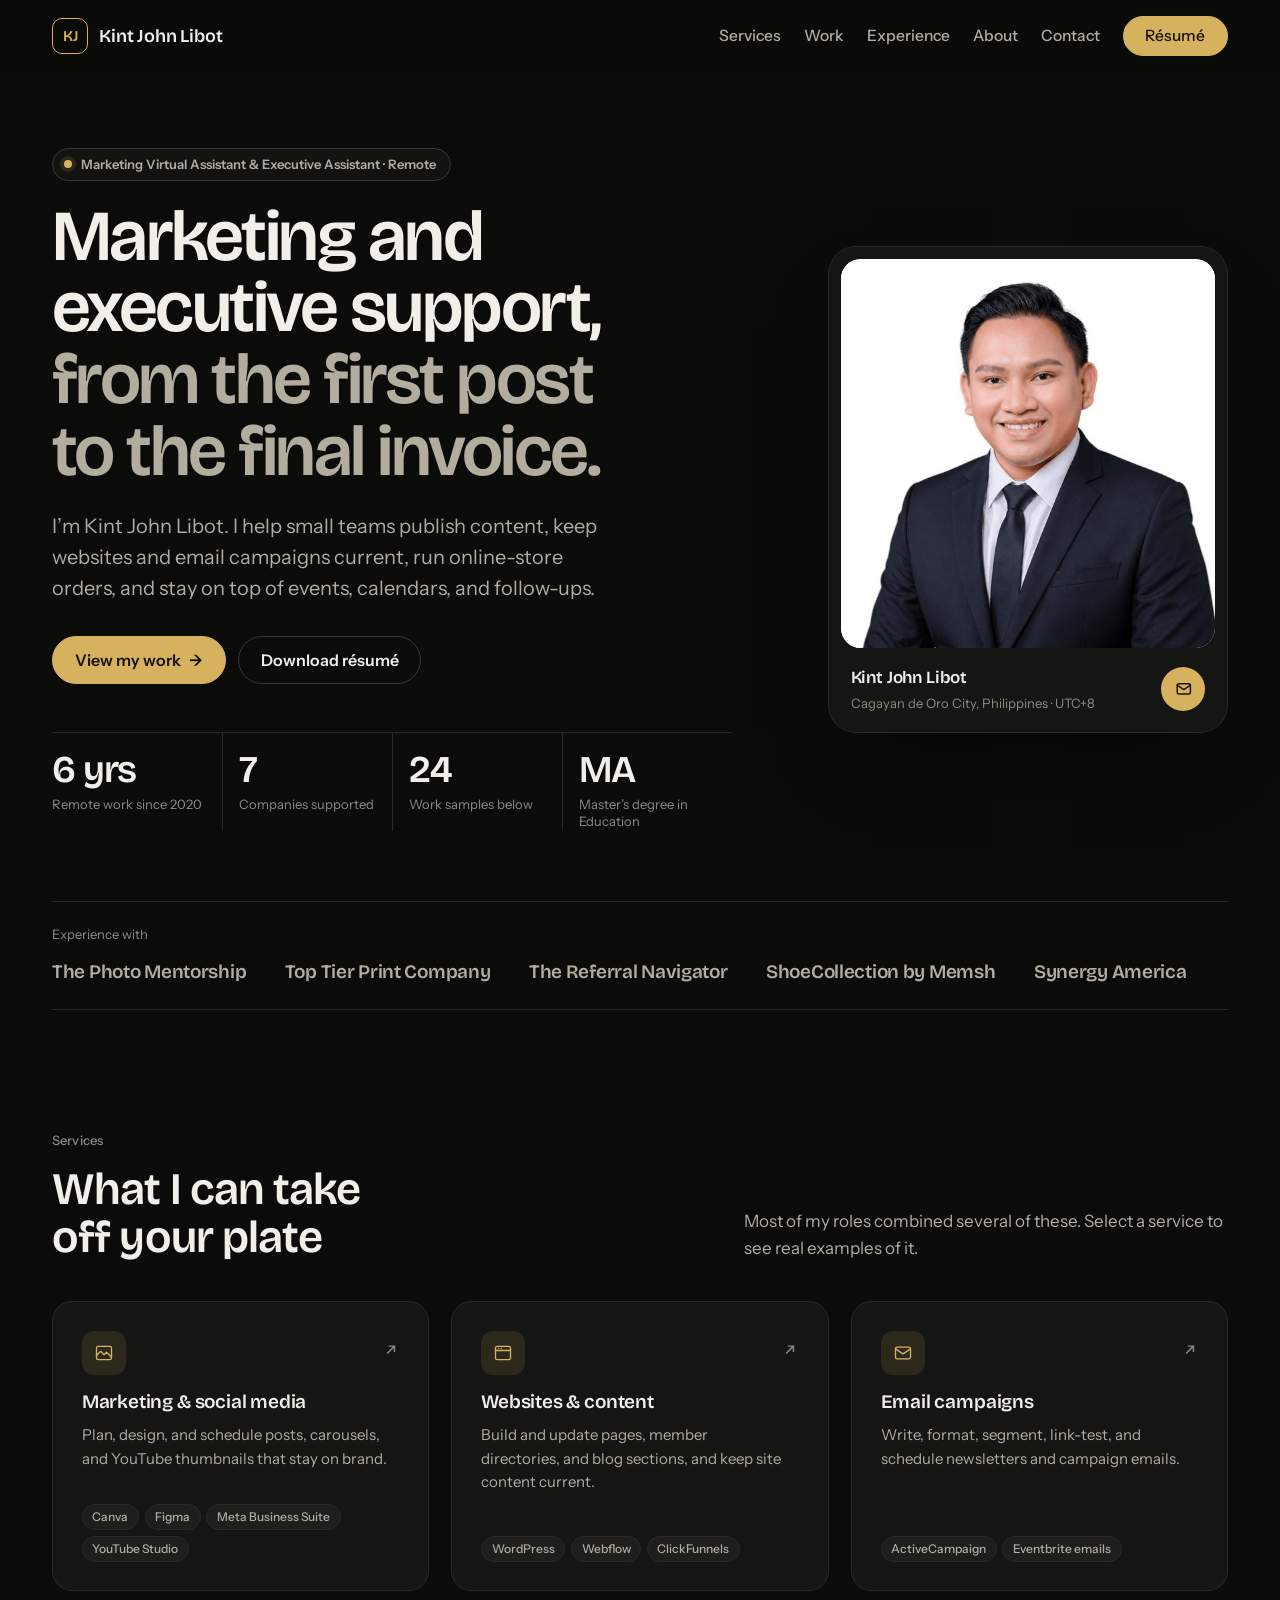
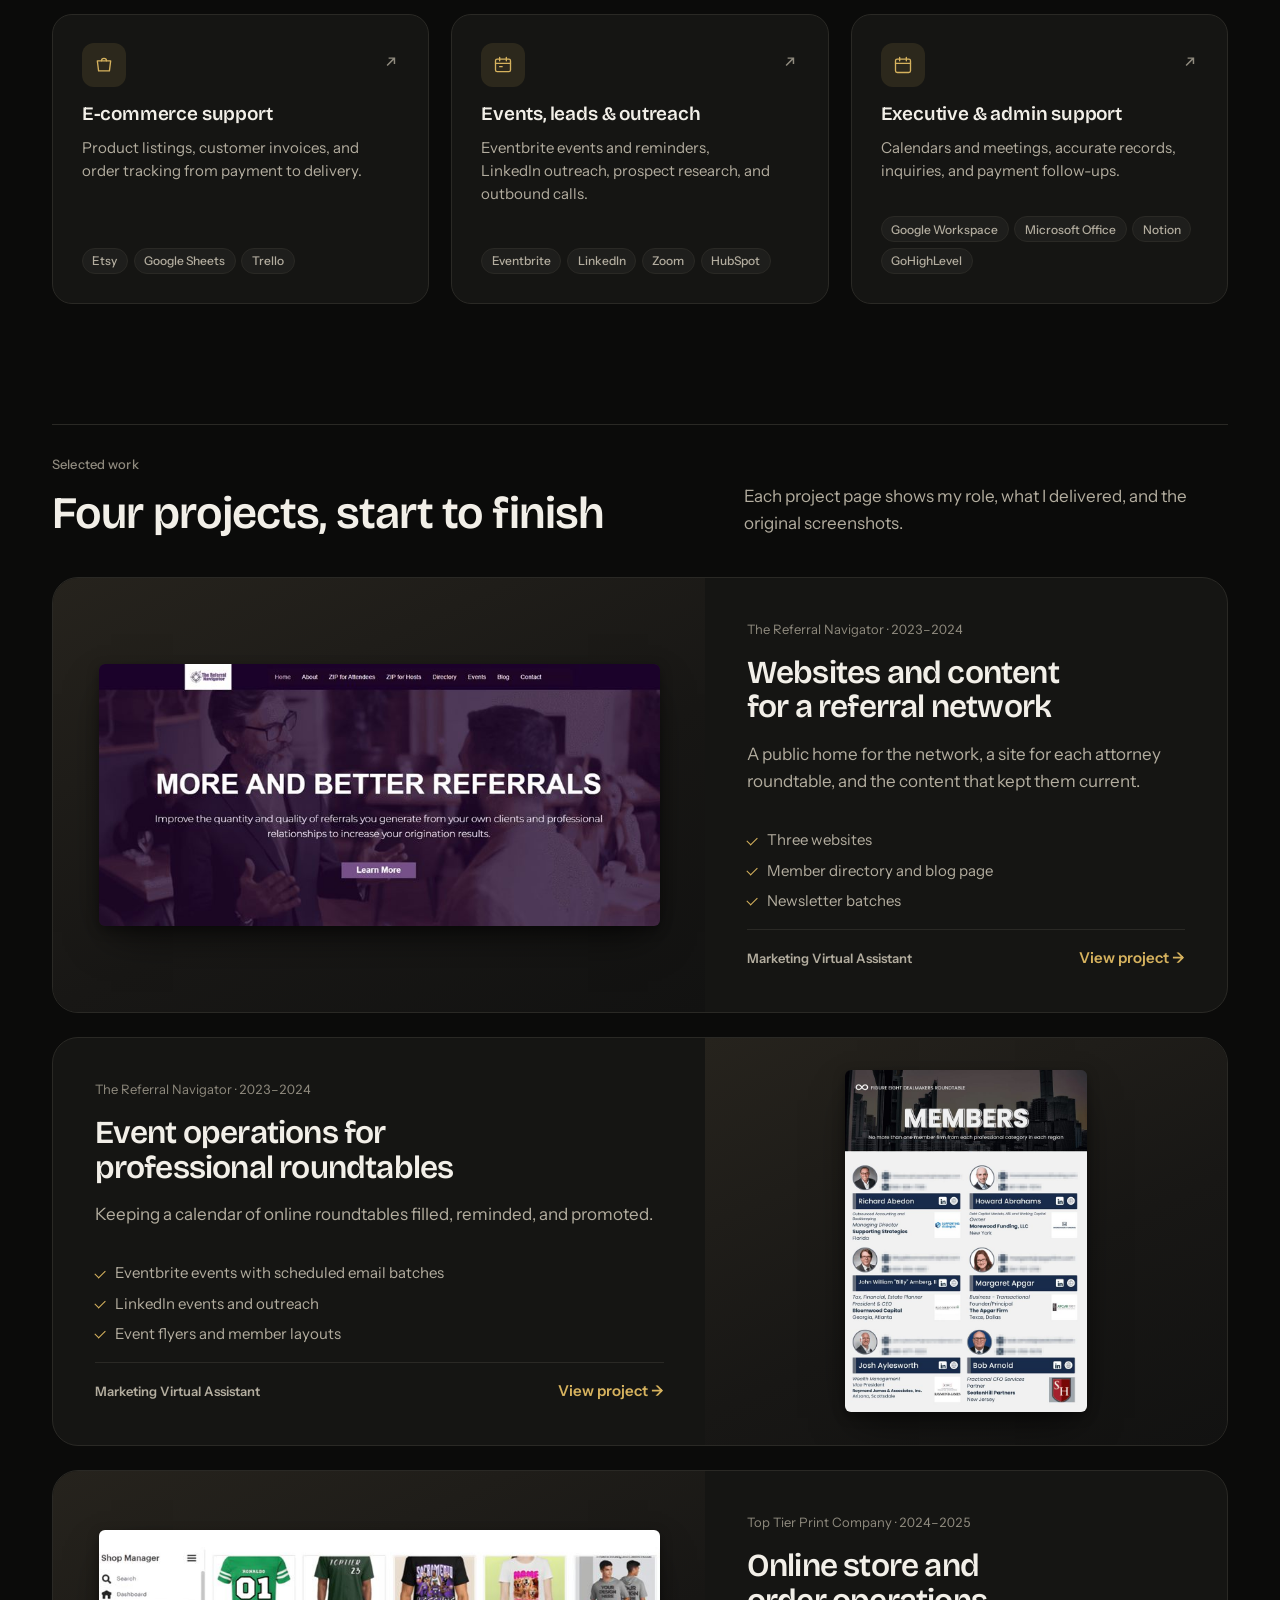
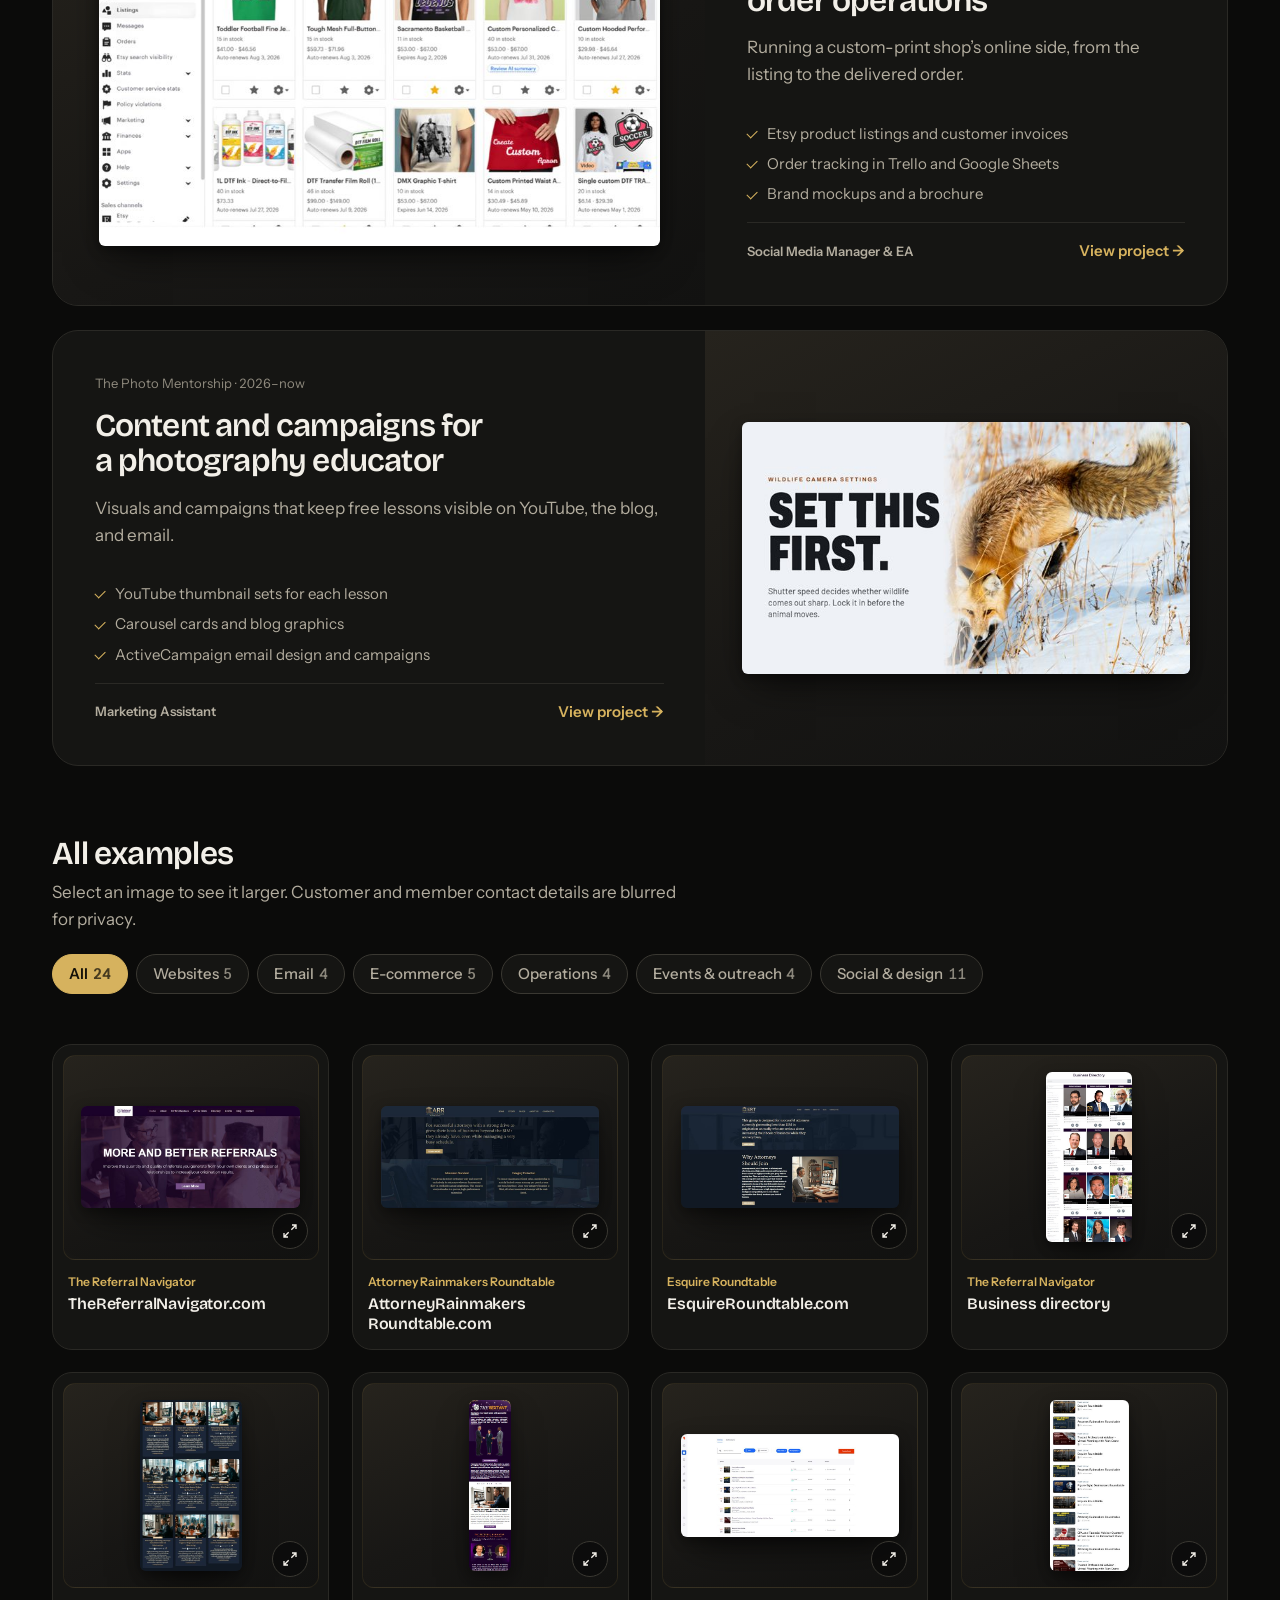
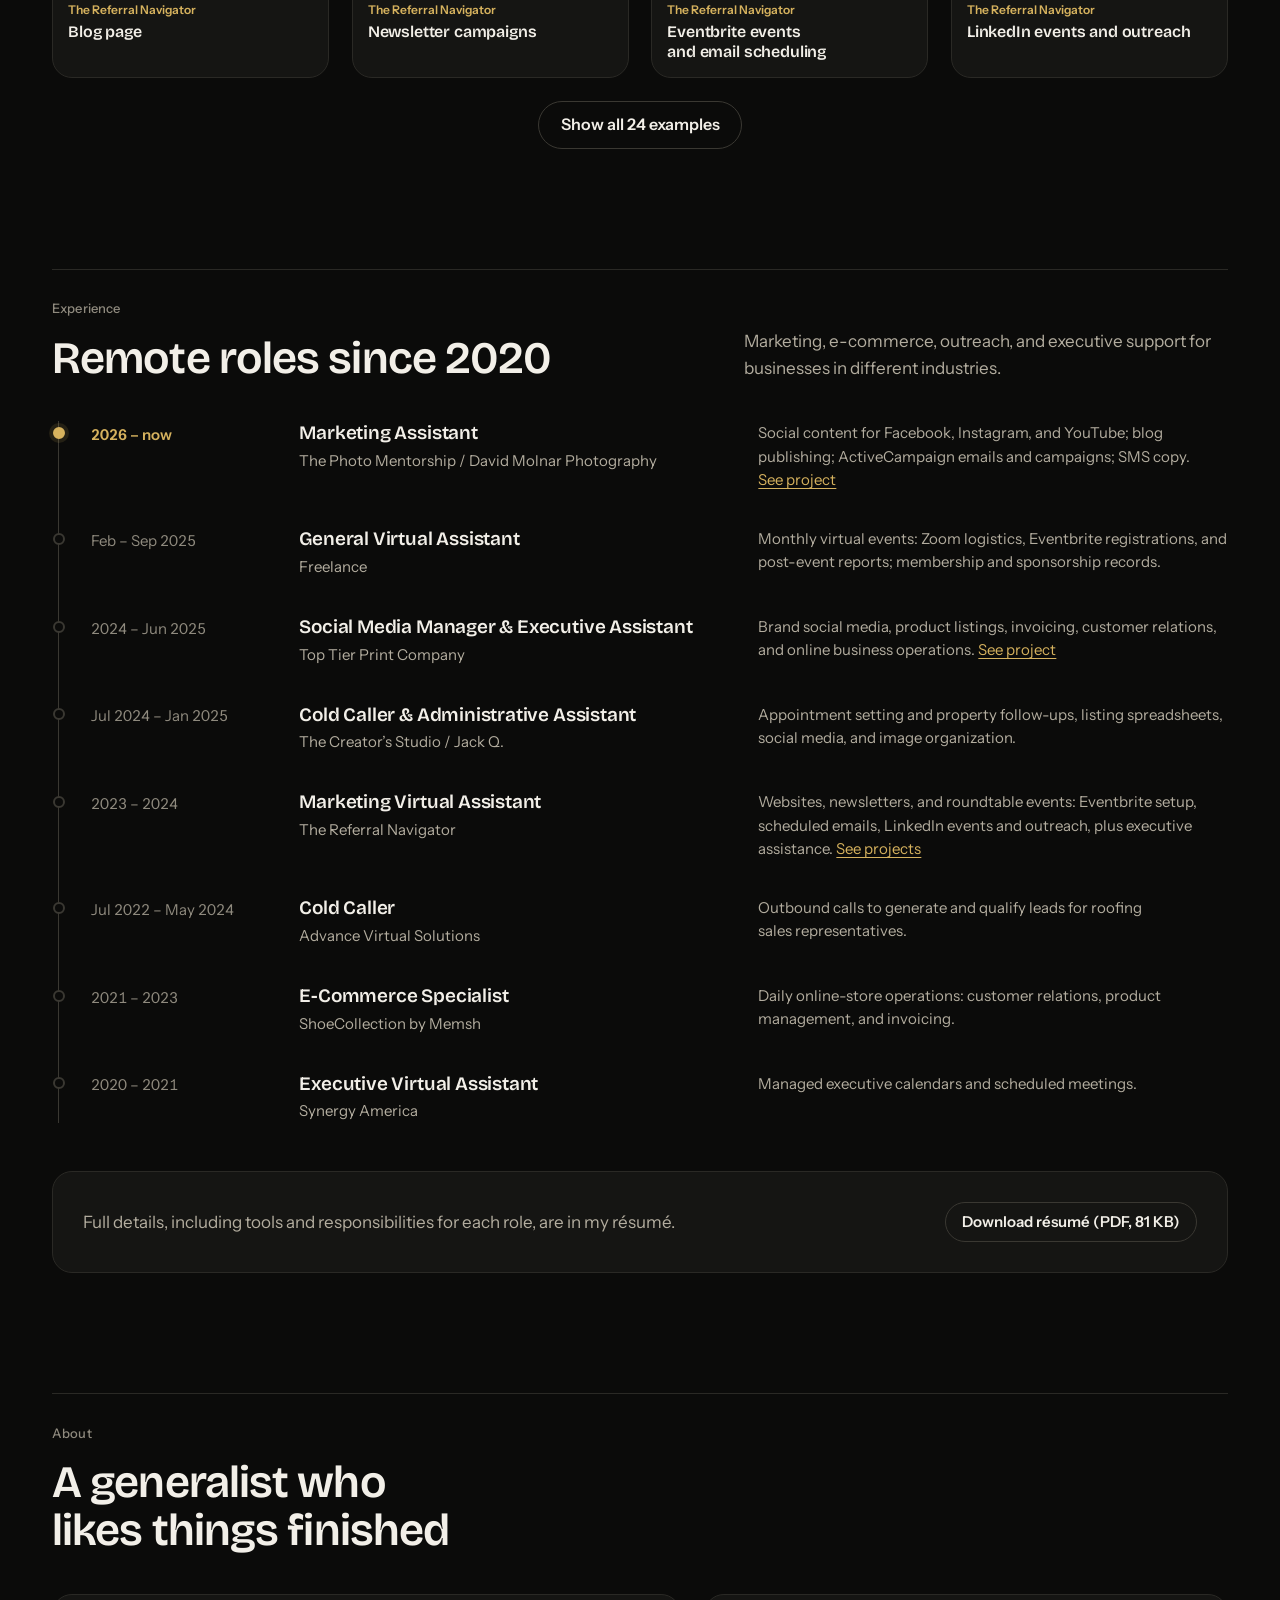
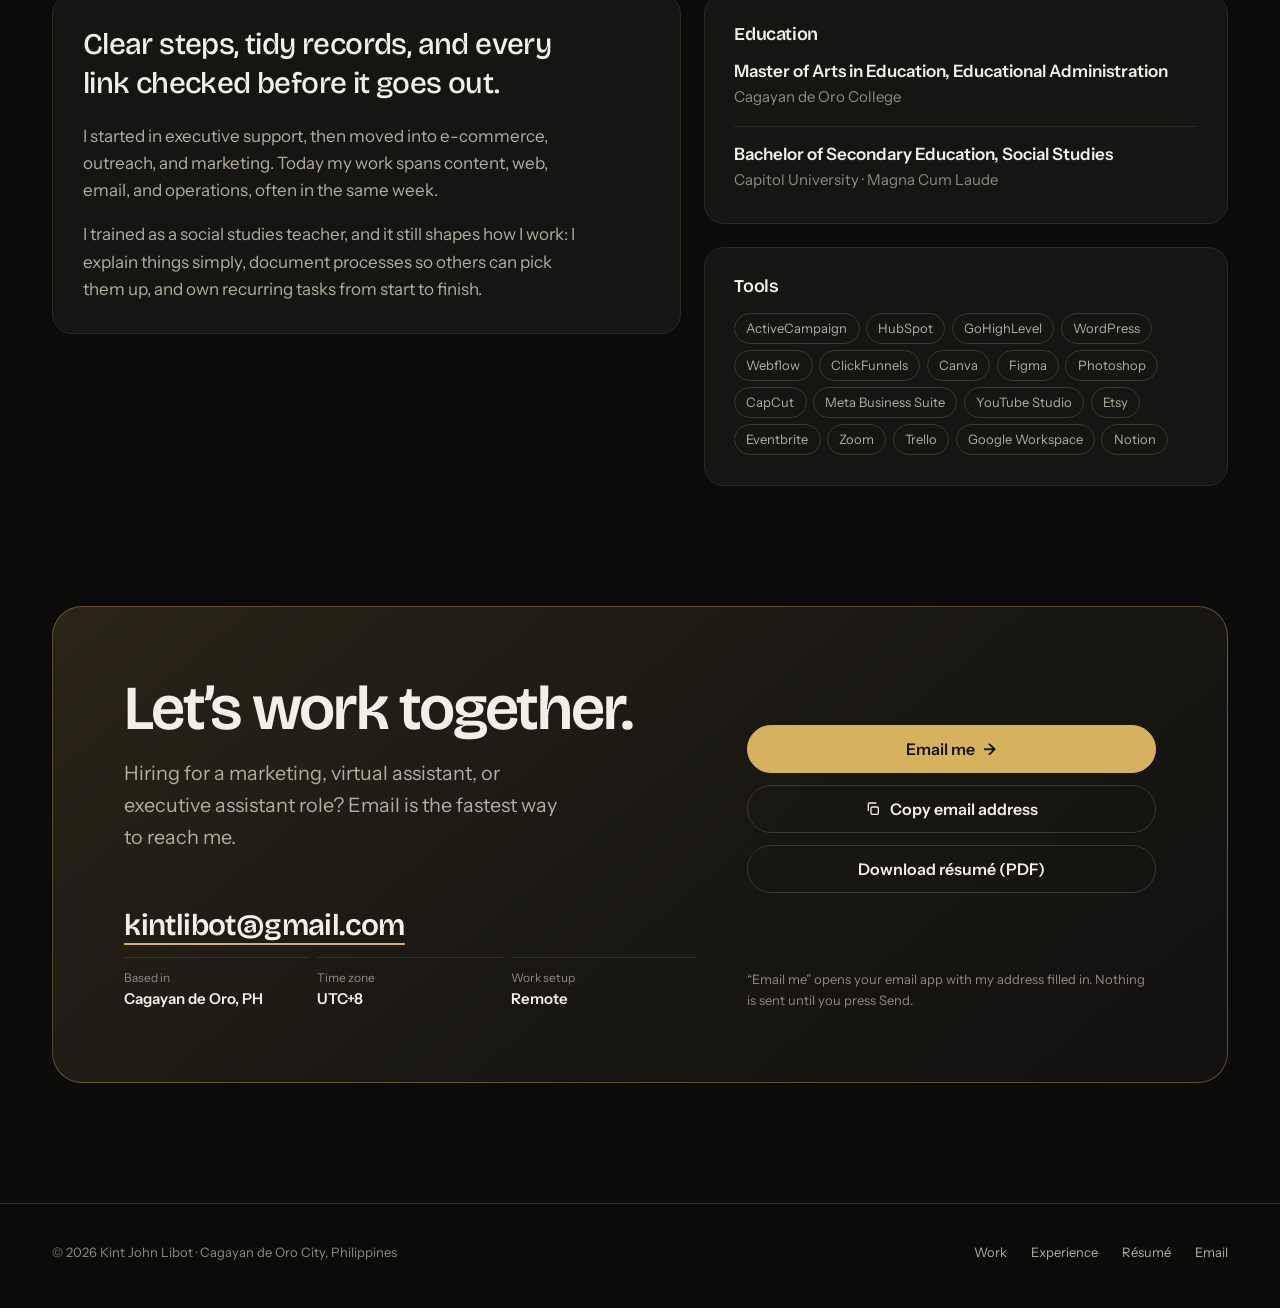
<file: index.html>
<!doctype html>
<html lang="en">
<head>
  <meta charset="utf-8">
  <meta name="viewport" content="width=device-width, initial-scale=1">
  <title>Kint John Libot — Marketing Virtual Assistant &amp; Executive Assistant</title>
  <meta name="description" content="Kint John Libot is a remote Marketing Virtual Assistant and Executive Assistant: social media, website updates, email campaigns, e-commerce listings, events, lead outreach, and admin support. Based in the Philippines.">
  <link rel="canonical" href="https://kintlibot-netizen.github.io/">
  <meta property="og:type" content="website">
  <meta property="og:title" content="Kint John Libot — Marketing Virtual Assistant & Executive Assistant">
  <meta property="og:description" content="Marketing, web, e-commerce, events, and executive support. Portfolio, experience, and résumé.">
  <meta property="og:url" content="https://kintlibot-netizen.github.io/">
  <meta property="og:image" content="https://kintlibot-netizen.github.io/assets/img/og-image.jpg">
  <meta property="og:image:width" content="1200">
  <meta property="og:image:height" content="630">
  <meta property="og:image:alt" content="Kint John Libot, Marketing Virtual Assistant and Executive Assistant.">
  <meta name="twitter:card" content="summary_large_image">
  <meta name="theme-color" content="#0b0b0a">
  <link rel="icon" href="assets/img/favicon.svg" type="image/svg+xml">
  <link rel="icon" href="assets/img/favicon-32.png" sizes="32x32" type="image/png">
  <link rel="apple-touch-icon" href="assets/img/apple-touch-icon.png">
  <link rel="preconnect" href="https://fonts.googleapis.com">
  <link rel="preconnect" href="https://fonts.gstatic.com" crossorigin>
  <link rel="stylesheet" href="https://fonts.googleapis.com/css2?family=Bricolage+Grotesque:opsz,wght@12..96,500..600&family=Instrument+Sans:wght@400..600&display=swap">
  <link rel="stylesheet" href="assets/css/site.css?v=7">
  <link rel="preload" as="image" href="assets/img/portrait-560.jpg" imagesrcset="assets/img/portrait-560.jpg 560w, assets/img/portrait-1024.jpg 1024w" imagesizes="(max-width: 960px) 92vw, 400px">
  <script>document.documentElement.classList.add('js')</script>
  <script type="application/ld+json">
  {
    "@context": "https://schema.org",
    "@type": "Person",
    "name": "Kint John Libot",
    "alternateName": "Kint John",
    "jobTitle": "Marketing Virtual Assistant and Executive Assistant",
    "email": "mailto:kintlibot@gmail.com",
    "url": "https://kintlibot-netizen.github.io/",
    "image": "https://kintlibot-netizen.github.io/assets/img/portrait-1024.jpg",
    "address": { "@type": "PostalAddress", "addressLocality": "Cagayan de Oro City", "addressCountry": "PH" },
    "alumniOf": [{ "@type": "CollegeOrUniversity", "name": "Capitol University" }, { "@type": "CollegeOrUniversity", "name": "Cagayan de Oro College" }]
  }
  </script>
</head>
<body>
  <a class="skip" href="#main">Skip to content</a>

  <header class="site-header">
    <div class="wrap">
      <a class="brand" href="#top"><span class="brand-mark" aria-hidden="true">KJ</span>Kint John Libot</a>
      <button class="nav-toggle" type="button" aria-expanded="false" aria-controls="site-nav"><span class="nav-toggle-bars" aria-hidden="true"></span>Menu</button>
      <nav id="site-nav" class="site-nav" aria-label="Main">
        <ul class="nav-list">
          <li><a href="#services">Services</a></li>
          <li><a href="#work">Work</a></li>
          <li><a href="#experience">Experience</a></li>
          <li><a href="#about">About</a></li>
          <li><a href="#contact">Contact</a></li>
          <li><a class="btn btn--gold" href="assets/files/Kint-John-Libot-Resume.pdf" download>Résumé <span class="visually-hidden">(PDF)</span></a></li>
        </ul>
      </nav>
    </div>
  </header>

  <main id="main">
    <!-- ───────── HERO ───────── -->
    <section class="hero2" id="top" aria-labelledby="hero-title">
      <div class="wrap">
        <div class="hero2-grid">
          <div>
            <span class="pill">Marketing Virtual Assistant &amp; Executive Assistant · Remote</span>
            <h1 id="hero-title">Marketing and executive support, <span class="soft">from the first post to the final invoice.</span></h1>
            <p class="hero-lead">I’m Kint John Libot. I help small teams publish content, keep websites and email campaigns current, run online-store orders, and stay on top of events, calendars, and follow-ups.</p>
            <div class="hero-actions">
              <a class="btn btn--gold" href="#work">View my work <span class="arrow" aria-hidden="true">→</span></a>
              <a class="btn" href="assets/files/Kint-John-Libot-Resume.pdf" download>Download résumé <span class="visually-hidden">(PDF, 81 KB)</span></a>
            </div>
            <dl class="stats">
              <div class="stat"><dt class="visually-hidden">Remote experience</dt><dd><b>6 yrs</b><span>Remote work since 2020</span></dd></div>
              <div class="stat"><dt class="visually-hidden">Companies</dt><dd><b>7</b><span>Companies supported</span></dd></div>
              <div class="stat"><dt class="visually-hidden">Work samples</dt><dd><b>24</b><span>Work samples below</span></dd></div>
              <div class="stat"><dt class="visually-hidden">Degrees</dt><dd><b>MA</b><span>Master’s degree in Education</span></dd></div>
            </dl>
          </div>
          <figure class="profile">
            <div class="profile-photo"><img src="assets/img/portrait-560.jpg" srcset="assets/img/portrait-560.jpg 560w, assets/img/portrait-1024.jpg 1024w" sizes="(max-width: 960px) 92vw, 400px" width="560" height="840" alt="Kint John Libot smiling, wearing a dark suit and tie, against a white studio background." fetchpriority="high"></div>
            <figcaption>
              <div><strong>Kint John Libot</strong><span>Cagayan de Oro City, Philippines · UTC+8</span></div>
              <a class="icon-link" href="mailto:kintlibot@gmail.com" aria-label="Email Kint John"><svg viewBox="0 0 24 24" fill="none" stroke="currentColor" stroke-width="2" stroke-linecap="round" stroke-linejoin="round" aria-hidden="true"><rect x="3" y="5" width="18" height="14" rx="2"/><path d="M3 7l9 6 9-6"/></svg></a>
            </figcaption>
          </figure>
        </div>

        <div class="clients">
          <p>Experience with</p>
          <ul>
            <li>The Photo Mentorship</li>
            <li>Top Tier Print Company</li>
            <li>The Referral Navigator</li>
            <li>ShoeCollection by Memsh</li>
            <li>Synergy America</li>
          </ul>
        </div>
      </div>
    </section>

    <!-- ───────── SERVICES ───────── -->
    <section class="section" id="services" aria-labelledby="services-title">
      <div class="wrap">
        <div class="section-head">
          <div>
            <span class="section-index">Services</span>
            <h2 id="services-title">What I can take off your plate</h2>
          </div>
          <p>Most of my roles combined several of these. Select a service to see real examples of it.</p>
        </div>
        <div class="services-grid v2">
          <article class="card service v2 reveal">
            <div class="service-top"><span class="service-icon" aria-hidden="true"><svg viewBox="0 0 24 24" fill="none" stroke="currentColor" stroke-width="1.6" stroke-linecap="round" stroke-linejoin="round"><rect x="3" y="4" width="18" height="16" rx="2"/><path d="M3 15l5-5 4 4 3-3 6 6"/></svg></span><span class="go" aria-hidden="true"><svg viewBox="0 0 24 24" fill="none" stroke="currentColor" stroke-width="2"><path d="M7 17L17 7M9 7h8v8"/></svg></span></div>
            <h3><a href="#collection" data-show-filter="creative">Marketing &amp; social media</a></h3>
            <p>Plan, design, and schedule posts, carousels, and YouTube thumbnails that stay on brand.</p>
            <ul class="chips"><li>Canva</li><li>Figma</li><li>Meta Business Suite</li><li>YouTube Studio</li></ul>
          </article>
          <article class="card service v2 reveal">
            <div class="service-top"><span class="service-icon" aria-hidden="true"><svg viewBox="0 0 24 24" fill="none" stroke="currentColor" stroke-width="1.6" stroke-linecap="round" stroke-linejoin="round"><rect x="3" y="4" width="18" height="16" rx="2"/><path d="M3 9h18M7 6.5h.01M10 6.5h.01"/></svg></span><span class="go" aria-hidden="true"><svg viewBox="0 0 24 24" fill="none" stroke="currentColor" stroke-width="2"><path d="M7 17L17 7M9 7h8v8"/></svg></span></div>
            <h3><a href="#collection" data-show-filter="web">Websites &amp; content</a></h3>
            <p>Build and update pages, member directories, and blog sections, and keep site content current.</p>
            <ul class="chips"><li>WordPress</li><li>Webflow</li><li>ClickFunnels</li></ul>
          </article>
          <article class="card service v2 reveal">
            <div class="service-top"><span class="service-icon" aria-hidden="true"><svg viewBox="0 0 24 24" fill="none" stroke="currentColor" stroke-width="1.6" stroke-linecap="round" stroke-linejoin="round"><rect x="3" y="5" width="18" height="14" rx="2"/><path d="M3 7l9 6 9-6"/></svg></span><span class="go" aria-hidden="true"><svg viewBox="0 0 24 24" fill="none" stroke="currentColor" stroke-width="2"><path d="M7 17L17 7M9 7h8v8"/></svg></span></div>
            <h3><a href="#collection" data-show-filter="email">Email campaigns</a></h3>
            <p>Write, format, segment, link-test, and schedule newsletters and campaign emails.</p>
            <ul class="chips"><li>ActiveCampaign</li><li>Eventbrite emails</li></ul>
          </article>
          <article class="card service v2 reveal">
            <div class="service-top"><span class="service-icon" aria-hidden="true"><svg viewBox="0 0 24 24" fill="none" stroke="currentColor" stroke-width="1.6" stroke-linecap="round" stroke-linejoin="round"><path d="M4 7h16l-1.5 12h-13z"/><path d="M9 7a3 3 0 016 0"/></svg></span><span class="go" aria-hidden="true"><svg viewBox="0 0 24 24" fill="none" stroke="currentColor" stroke-width="2"><path d="M7 17L17 7M9 7h8v8"/></svg></span></div>
            <h3><a href="#collection" data-show-filter="ecommerce">E-commerce support</a></h3>
            <p>Product listings, customer invoices, and order tracking from payment to delivery.</p>
            <ul class="chips"><li>Etsy</li><li>Google Sheets</li><li>Trello</li></ul>
          </article>
          <article class="card service v2 reveal">
            <div class="service-top"><span class="service-icon" aria-hidden="true"><svg viewBox="0 0 24 24" fill="none" stroke="currentColor" stroke-width="1.6" stroke-linecap="round" stroke-linejoin="round"><rect x="3" y="5" width="18" height="15" rx="2"/><path d="M8 3v4M16 3v4M3 10h18M8 14h3"/></svg></span><span class="go" aria-hidden="true"><svg viewBox="0 0 24 24" fill="none" stroke="currentColor" stroke-width="2"><path d="M7 17L17 7M9 7h8v8"/></svg></span></div>
            <h3><a href="#collection" data-show-filter="events">Events, leads &amp; outreach</a></h3>
            <p>Eventbrite events and reminders, LinkedIn outreach, prospect research, and outbound calls.</p>
            <ul class="chips"><li>Eventbrite</li><li>LinkedIn</li><li>Zoom</li><li>HubSpot</li></ul>
          </article>
          <article class="card service v2 reveal">
            <div class="service-top"><span class="service-icon" aria-hidden="true"><svg viewBox="0 0 24 24" fill="none" stroke="currentColor" stroke-width="1.6" stroke-linecap="round" stroke-linejoin="round"><rect x="3" y="5" width="18" height="16" rx="2"/><path d="M3 10h18M8 3v4M16 3v4"/></svg></span><span class="go" aria-hidden="true"><svg viewBox="0 0 24 24" fill="none" stroke="currentColor" stroke-width="2"><path d="M7 17L17 7M9 7h8v8"/></svg></span></div>
            <h3><a href="#collection" data-show-filter="ops">Executive &amp; admin support</a></h3>
            <p>Calendars and meetings, accurate records, inquiries, and payment follow-ups.</p>
            <ul class="chips"><li>Google Workspace</li><li>Microsoft Office</li><li>Notion</li><li>GoHighLevel</li></ul>
          </article>
        </div>
      </div>
    </section>

    <!-- ───────── WORK ───────── -->
    <section class="section" id="work" aria-labelledby="work-title">
      <div class="wrap">
        <div class="section-head">
          <div>
            <span class="section-index">Selected work</span>
            <h2 id="work-title">Four projects, start to finish</h2>
          </div>
          <p>Each project page shows my role, what I delivered, and the original screenshots.</p>
        </div>

        <div class="features">
          <article class="card feature reveal">
            <div class="feature-media"><div class="frame"><img src="assets/img/web-referral-navigator-800.jpg" srcset="assets/img/web-referral-navigator-800.jpg 800w, assets/img/web-referral-navigator-1347.jpg 1347w" sizes="(max-width: 860px) 80vw, 640px" width="800" height="374" alt="TheReferralNavigator.com home page with a purple-tinted photo and the headline “More and better referrals.”" loading="lazy"></div></div>
            <div class="feature-body">
              <span class="num">The Referral Navigator · 2023–2024</span>
              <h3><a href="work/referral-network.html">Websites and content for a referral network</a></h3>
              <p>A public home for the network, a site for each attorney roundtable, and the content that kept them current.</p>
              <ul class="deliv"><li>Three websites</li><li>Member directory and blog page</li><li>Newsletter batches</li></ul>
              <p class="feature-foot"><span><b>Marketing Virtual Assistant</b></span><span class="go">View project <span class="arrow" aria-hidden="true">→</span></span></p>
            </div>
          </article>
          <article class="card feature reveal">
            <div class="feature-media"><div class="frame"><img src="assets/img/event-members-700.jpg" srcset="assets/img/event-members-700.jpg 700w, assets/img/event-members-1414.jpg 1414w" sizes="(max-width: 860px) 60vw, 360px" width="700" height="990" alt="Members layout for the Figure Eight Dealmakers Roundtable, with a city skyline header." loading="lazy"></div></div>
            <div class="feature-body">
              <span class="num">The Referral Navigator · 2023–2024</span>
              <h3><a href="work/roundtable-events.html">Event operations for professional roundtables</a></h3>
              <p>Keeping a calendar of online roundtables filled, reminded, and promoted.</p>
              <ul class="deliv"><li>Eventbrite events with scheduled email batches</li><li>LinkedIn events and outreach</li><li>Event flyers and member layouts</li></ul>
              <p class="feature-foot"><span><b>Marketing Virtual Assistant</b></span><span class="go">View project <span class="arrow" aria-hidden="true">→</span></span></p>
            </div>
          </article>
          <article class="card feature reveal">
            <div class="feature-media"><div class="frame"><img src="assets/img/shop-etsy-800.jpg" srcset="assets/img/shop-etsy-800.jpg 800w, assets/img/shop-etsy-1280.jpg 1280w" sizes="(max-width: 860px) 80vw, 640px" width="800" height="450" alt="Etsy Shop Manager listing grid with custom T-shirts and jerseys." loading="lazy"></div></div>
            <div class="feature-body">
              <span class="num">Top Tier Print Company · 2024–2025</span>
              <h3><a href="work/top-tier-print.html">Online store and order operations</a></h3>
              <p>Running a custom-print shop’s online side, from the listing to the delivered order.</p>
              <ul class="deliv"><li>Etsy product listings and customer invoices</li><li>Order tracking in Trello and Google Sheets</li><li>Brand mockups and a brochure</li></ul>
              <p class="feature-foot"><span><b>Social Media Manager &amp; EA</b></span><span class="go">View project <span class="arrow" aria-hidden="true">→</span></span></p>
            </div>
          </article>
          <article class="card feature reveal">
            <div class="feature-media"><div class="frame"><img src="assets/img/thumb-wildlife-1-640.jpg" srcset="assets/img/thumb-wildlife-1-640.jpg 640w, assets/img/thumb-wildlife-1-1280.jpg 1280w" sizes="(max-width: 860px) 80vw, 640px" width="640" height="360" alt="Wildlife lesson thumbnail: a red fox pouncing in snow beside the headline “Set this first.”" loading="lazy"></div></div>
            <div class="feature-body">
              <span class="num">The Photo Mentorship · 2026–now</span>
              <h3><a href="work/photo-mentorship.html">Content and campaigns for a photography educator</a></h3>
              <p>Visuals and campaigns that keep free lessons visible on YouTube, the blog, and email.</p>
              <ul class="deliv"><li>YouTube thumbnail sets for each lesson</li><li>Carousel cards and blog graphics</li><li>ActiveCampaign email design and campaigns</li></ul>
              <p class="feature-foot"><span><b>Marketing Assistant</b></span><span class="go">View project <span class="arrow" aria-hidden="true">→</span></span></p>
            </div>
          </article>
        </div>

        <!-- Collection: add an example by copying one <li class="card item"> block. data-cat uses: web email ecommerce ops events creative -->
        <div class="collection" id="collection">
          <div class="collection-head">
            <h3>All examples</h3>
            <p>Select an image to see it larger. Customer and member contact details are blurred for privacy.</p>
          </div>
          <div class="filters" data-filters role="group" aria-label="Filter examples by type" hidden>
            <button class="chip" type="button" data-filter="all" aria-pressed="true">All</button>
            <button class="chip" type="button" data-filter="web" aria-pressed="false">Websites</button>
            <button class="chip" type="button" data-filter="email" aria-pressed="false">Email</button>
            <button class="chip" type="button" data-filter="ecommerce" aria-pressed="false">E-commerce</button>
            <button class="chip" type="button" data-filter="ops" aria-pressed="false">Operations</button>
            <button class="chip" type="button" data-filter="events" aria-pressed="false">Events &amp; outreach</button>
            <button class="chip" type="button" data-filter="creative" aria-pressed="false">Social &amp; design</button>
          </div>
          <p class="filter-status" data-filter-status aria-live="polite"></p>

          <ul class="collection-grid v2" data-collection data-gallery>
            <li class="card item" data-cat="web">
              <a class="frame" data-lightbox href="assets/img/web-referral-navigator-1347.jpg" data-title="TheReferralNavigator.com" data-caption="Website design and build for The Referral Navigator."><img src="assets/img/web-referral-navigator-800.jpg" width="800" height="374" loading="lazy" alt="TheReferralNavigator.com home page with the headline “More and better referrals.”"><span class="zoom-hint" aria-hidden="true"><svg viewBox="0 0 24 24" fill="none" stroke="currentColor" stroke-width="2"><path d="M15 3h6v6M9 21H3v-6M21 3l-7 7M3 21l7-7"/></svg></span></a>
              <div class="item-body"><span class="item-client">The Referral Navigator</span><h4><a href="work/referral-network.html">TheReferralNavigator.com</a></h4></div>
            </li>
            <li class="card item" data-cat="web">
              <a class="frame" data-lightbox href="assets/img/web-attorney-rainmakers-1350.jpg" data-title="AttorneyRainmakersRoundtable.com" data-caption="Website design and build for the Attorney Rainmakers Roundtable."><img src="assets/img/web-attorney-rainmakers-800.jpg" width="800" height="374" loading="lazy" alt="AttorneyRainmakersRoundtable.com: dark navy page describing the roundtable for attorneys."><span class="zoom-hint" aria-hidden="true"><svg viewBox="0 0 24 24" fill="none" stroke="currentColor" stroke-width="2"><path d="M15 3h6v6M9 21H3v-6M21 3l-7 7M3 21l7-7"/></svg></span></a>
              <div class="item-body"><span class="item-client">Attorney Rainmakers Roundtable</span><h4><a href="work/referral-network.html">AttorneyRainmakers<wbr>Roundtable.com</a></h4></div>
            </li>
            <li class="card item" data-cat="web">
              <a class="frame" data-lightbox href="assets/img/web-esquire-1349.jpg" data-title="EsquireRoundtable.com" data-caption="Website design and build for the Esquire Roundtable."><img src="assets/img/web-esquire-800.jpg" width="800" height="374" loading="lazy" alt="EsquireRoundtable.com: dark navy page with a “Why attorneys should join” section."><span class="zoom-hint" aria-hidden="true"><svg viewBox="0 0 24 24" fill="none" stroke="currentColor" stroke-width="2"><path d="M15 3h6v6M9 21H3v-6M21 3l-7 7M3 21l7-7"/></svg></span></a>
              <div class="item-body"><span class="item-client">Esquire Roundtable</span><h4><a href="work/referral-network.html">EsquireRoundtable.com</a></h4></div>
            </li>
            <li class="card item" data-cat="web">
              <a class="frame" data-lightbox href="assets/img/web-directory-318.jpg" data-title="Business directory" data-caption="Member directory added to the website. The original capture is 318 px wide."><img src="assets/img/web-directory-318.jpg" width="318" height="628" loading="lazy" alt="Business directory page: a grid of member headshots with names and contact icons."><span class="zoom-hint" aria-hidden="true"><svg viewBox="0 0 24 24" fill="none" stroke="currentColor" stroke-width="2"><path d="M15 3h6v6M9 21H3v-6M21 3l-7 7M3 21l7-7"/></svg></span></a>
              <div class="item-body"><span class="item-client">The Referral Navigator</span><h4><a href="work/referral-network.html#directory">Business directory</a></h4></div>
            </li>
            <li class="card item" data-cat="web">
              <a class="frame" data-lightbox href="assets/img/web-blog-315.jpg" data-title="Blog page" data-caption="Blog page with a card layout for each article. The original capture is 315 px wide."><img src="assets/img/web-blog-315.jpg" width="315" height="525" loading="lazy" alt="Blog page: a grid of article cards with photos and short excerpts."><span class="zoom-hint" aria-hidden="true"><svg viewBox="0 0 24 24" fill="none" stroke="currentColor" stroke-width="2"><path d="M15 3h6v6M9 21H3v-6M21 3l-7 7M3 21l7-7"/></svg></span></a>
              <div class="item-body"><span class="item-client">The Referral Navigator</span><h4><a href="work/referral-network.html#directory">Blog page</a></h4></div>
            </li>
            <li class="card item" data-cat="email">
              <a class="frame" data-lightbox href="assets/img/email-newsletter-149.jpg" data-title="Newsletter campaign" data-caption="One email from a batch of newsletters. The original capture is 149 px wide."><img src="assets/img/email-newsletter-149.jpg" width="149" height="604" loading="lazy" alt="Newsletter email with The Sextant header, a feature story, a blog highlight, and a podcast section."><span class="zoom-hint" aria-hidden="true"><svg viewBox="0 0 24 24" fill="none" stroke="currentColor" stroke-width="2"><path d="M15 3h6v6M9 21H3v-6M21 3l-7 7M3 21l7-7"/></svg></span></a>
              <div class="item-body"><span class="item-client">The Referral Navigator</span><h4><a href="work/referral-network.html#newsletter">Newsletter campaigns</a></h4></div>
            </li>
            <li class="card item" data-cat="events email ops">
              <a class="frame" data-lightbox href="assets/img/event-eventbrite-list-1350.jpg" data-title="Eventbrite events and scheduled emails" data-caption="Recurring online roundtables set up in Eventbrite, each with scheduled email batches."><img src="assets/img/event-eventbrite-list-800.jpg" width="800" height="375" loading="lazy" alt="Eventbrite event list of online roundtables: Esquire, Attorney Rainmakers, Figure Eight Dealmakers, and Trusted Professional Advisor."><span class="zoom-hint" aria-hidden="true"><svg viewBox="0 0 24 24" fill="none" stroke="currentColor" stroke-width="2"><path d="M15 3h6v6M9 21H3v-6M21 3l-7 7M3 21l7-7"/></svg></span></a>
              <div class="item-body"><span class="item-client">The Referral Navigator</span><h4><a href="work/roundtable-events.html">Eventbrite events and email scheduling</a></h4></div>
            </li>
            <li class="card item" data-cat="events">
              <a class="frame" data-lightbox href="assets/img/event-linkedin-279.jpg" data-title="LinkedIn events and outreach" data-caption="Roundtable events listed on LinkedIn. The original capture is 279 px wide."><img src="assets/img/event-linkedin-279.jpg" width="279" height="606" loading="lazy" alt="LinkedIn events list: past Esquire, Attorney Rainmakers, and Figure Eight Dealmakers roundtables with attendee counts."><span class="zoom-hint" aria-hidden="true"><svg viewBox="0 0 24 24" fill="none" stroke="currentColor" stroke-width="2"><path d="M15 3h6v6M9 21H3v-6M21 3l-7 7M3 21l7-7"/></svg></span></a>
              <div class="item-body"><span class="item-client">The Referral Navigator</span><h4><a href="work/roundtable-events.html#linkedin">LinkedIn events and outreach</a></h4></div>
            </li>
            <li class="card item" data-cat="events creative">
              <a class="frame" data-lightbox href="assets/img/event-layout-1414.jpg" data-title="Event layout" data-caption="Event flyer for the Figure Eight Dealmakers Roundtable."><img src="assets/img/event-layout-700.jpg" width="700" height="990" loading="lazy" alt="Flyer for the Figure Eight Dealmakers Roundtable: meeting-room photo, title, and contact details."><span class="zoom-hint" aria-hidden="true"><svg viewBox="0 0 24 24" fill="none" stroke="currentColor" stroke-width="2"><path d="M15 3h6v6M9 21H3v-6M21 3l-7 7M3 21l7-7"/></svg></span></a>
              <div class="item-body"><span class="item-client">The Referral Navigator</span><h4><a href="work/roundtable-events.html#design">Event layout</a></h4></div>
            </li>
            <li class="card item" data-cat="events creative">
              <a class="frame" data-lightbox href="assets/img/event-members-1414.jpg" data-title="Sponsor and member layout" data-caption="Member layout for the Figure Eight Dealmakers Roundtable. Emails and phone numbers are blurred for privacy."><img src="assets/img/event-members-700.jpg" width="700" height="990" loading="lazy" alt="Members layout: six member profiles with photos, names, titles, firms, and logos."><span class="zoom-hint" aria-hidden="true"><svg viewBox="0 0 24 24" fill="none" stroke="currentColor" stroke-width="2"><path d="M15 3h6v6M9 21H3v-6M21 3l-7 7M3 21l7-7"/></svg></span></a>
              <div class="item-body"><span class="item-client">The Referral Navigator</span><h4><a href="work/roundtable-events.html#design">Sponsor and member layout</a></h4></div>
            </li>
            <li class="card item" data-cat="ecommerce">
              <a class="frame" data-lightbox href="assets/img/shop-etsy-1280.jpg" data-title="Etsy product listings" data-caption="Product listings in Etsy Shop Manager."><img src="assets/img/shop-etsy-800.jpg" width="800" height="450" loading="lazy" alt="Etsy Shop Manager listing grid with custom T-shirts and jerseys."><span class="zoom-hint" aria-hidden="true"><svg viewBox="0 0 24 24" fill="none" stroke="currentColor" stroke-width="2"><path d="M15 3h6v6M9 21H3v-6M21 3l-7 7M3 21l7-7"/></svg></span></a>
              <div class="item-body"><span class="item-client">Top Tier Print Company</span><h4><a href="work/top-tier-print.html">Etsy product listings</a></h4></div>
            </li>
            <li class="card item" data-cat="ecommerce ops">
              <a class="frame" data-lightbox href="assets/img/shop-invoice-1280.jpg" data-title="Customer invoices" data-caption="Invoice prepared in Google Sheets. Customer details and tab names are blurred for privacy."><img src="assets/img/shop-invoice-800.jpg" width="800" height="365" loading="lazy" alt="Top Tier Print Company invoice in Google Sheets with itemized T-shirt orders, sizes, prices, and balance due."><span class="zoom-hint" aria-hidden="true"><svg viewBox="0 0 24 24" fill="none" stroke="currentColor" stroke-width="2"><path d="M15 3h6v6M9 21H3v-6M21 3l-7 7M3 21l7-7"/></svg></span></a>
              <div class="item-body"><span class="item-client">Top Tier Print Company</span><h4><a href="work/top-tier-print.html#invoices">Customer invoices</a></h4></div>
            </li>
            <li class="card item" data-cat="ops ecommerce">
              <a class="frame" data-lightbox href="assets/img/ops-trello-1280.jpg" data-title="Order tracking in Trello" data-caption="One list per order, from pending to delivered. Customer names are blurred for privacy."><img src="assets/img/ops-trello-800.jpg" width="800" height="361" loading="lazy" alt="Trello board titled Order Tracking, with one list per order and stages from Pending to Delivered."><span class="zoom-hint" aria-hidden="true"><svg viewBox="0 0 24 24" fill="none" stroke="currentColor" stroke-width="2"><path d="M15 3h6v6M9 21H3v-6M21 3l-7 7M3 21l7-7"/></svg></span></a>
              <div class="item-body"><span class="item-client">Top Tier Print Company</span><h4><a href="work/top-tier-print.html#tracking">Order tracking in Trello</a></h4></div>
            </li>
            <li class="card item" data-cat="ops ecommerce">
              <a class="frame" data-lightbox href="assets/img/ops-sheets-1280.jpg" data-title="Order tracking in Google Sheets" data-caption="Order details, confirmation, payment, status, dates, and invoice numbers. Customer names are blurred for privacy."><img src="assets/img/ops-sheets-800.jpg" width="800" height="349" loading="lazy" alt="Google Sheets order tracker with columns for order description, confirmation, payment, status, dates, remarks, and invoice number."><span class="zoom-hint" aria-hidden="true"><svg viewBox="0 0 24 24" fill="none" stroke="currentColor" stroke-width="2"><path d="M15 3h6v6M9 21H3v-6M21 3l-7 7M3 21l7-7"/></svg></span></a>
              <div class="item-body"><span class="item-client">Top Tier Print Company</span><h4><a href="work/top-tier-print.html#tracking">Order tracking in Google Sheets</a></h4></div>
            </li>
            <li class="card item" data-cat="creative ecommerce">
              <a class="frame" data-lightbox href="assets/img/shop-mockups-1280.jpg" data-title="Brand layouts and mockups" data-caption="Merchandise mockups for Top Tier Print Company."><img src="assets/img/shop-mockups-800.jpg" width="800" height="450" loading="lazy" alt="Merchandise mockups: notebooks, polo shirts, T-shirts, and jackets carrying a client logo."><span class="zoom-hint" aria-hidden="true"><svg viewBox="0 0 24 24" fill="none" stroke="currentColor" stroke-width="2"><path d="M15 3h6v6M9 21H3v-6M21 3l-7 7M3 21l7-7"/></svg></span></a>
              <div class="item-body"><span class="item-client">Top Tier Print Company</span><h4><a href="work/top-tier-print.html#design">Brand layouts and mockups</a></h4></div>
            </li>
            <li class="card item" data-cat="creative">
              <a class="frame" data-lightbox href="assets/img/shop-brochure-1280.jpg" data-title="Brochure design" data-caption="Brochure design for Top Tier Print Company."><img src="assets/img/shop-brochure-800.jpg" width="800" height="450" loading="lazy" alt="Brochure spread with western-themed photos and sections titled Who We Are, What We Offer, and Our Vision."><span class="zoom-hint" aria-hidden="true"><svg viewBox="0 0 24 24" fill="none" stroke="currentColor" stroke-width="2"><path d="M15 3h6v6M9 21H3v-6M21 3l-7 7M3 21l7-7"/></svg></span></a>
              <div class="item-body"><span class="item-client">Top Tier Print Company</span><h4><a href="work/top-tier-print.html#design">Brochure design</a></h4></div>
            </li>
            <li class="card item" data-cat="creative">
              <a class="frame" data-lightbox href="assets/img/thumb-wildlife-1-1280.jpg" data-title="YouTube lesson thumbnails" data-caption="Thumbnail option for a wildlife photography lesson. Photo from The Photo Mentorship library."><img src="assets/img/thumb-wildlife-1-640.jpg" width="640" height="360" loading="lazy" alt="Wildlife lesson thumbnail: a red fox pouncing in snow beside the headline “Set this first.”"><span class="zoom-hint" aria-hidden="true"><svg viewBox="0 0 24 24" fill="none" stroke="currentColor" stroke-width="2"><path d="M15 3h6v6M9 21H3v-6M21 3l-7 7M3 21l7-7"/></svg></span></a>
              <div class="item-body"><span class="item-client">The Photo Mentorship</span><h4><a href="work/photo-mentorship.html#thumbnails">YouTube lesson thumbnails</a></h4></div>
            </li>
            <li class="card item" data-cat="creative">
              <a class="frame" data-lightbox href="assets/img/fp101-v4-2-1280.jpg" data-title="Lesson carousel cards" data-caption="Card 2 of a six-card sequence for the Family Photography 101 lesson."><img src="assets/img/fp101-v4-2-640.jpg" width="640" height="360" loading="lazy" alt="Card reading “Connect before you shoot” beside a family of four walking on a boardwalk."><span class="zoom-hint" aria-hidden="true"><svg viewBox="0 0 24 24" fill="none" stroke="currentColor" stroke-width="2"><path d="M15 3h6v6M9 21H3v-6M21 3l-7 7M3 21l7-7"/></svg></span></a>
              <div class="item-body"><span class="item-client">The Photo Mentorship</span><h4><a href="work/photo-mentorship.html#carousel">Lesson carousel cards</a></h4></div>
            </li>
            <li class="card item" data-cat="creative">
              <a class="frame" data-lightbox href="assets/img/promo-photoshop-ai-1200.jpg" data-title="Course promo graphic" data-caption="Link-preview and social graphic for a course launch."><img src="assets/img/promo-photoshop-ai-600.jpg" width="600" height="315" loading="lazy" alt="Course promo graphic: “Photoshop AI” headline beside a monitor showing the course."><span class="zoom-hint" aria-hidden="true"><svg viewBox="0 0 24 24" fill="none" stroke="currentColor" stroke-width="2"><path d="M15 3h6v6M9 21H3v-6M21 3l-7 7M3 21l7-7"/></svg></span></a>
              <div class="item-body"><span class="item-client">The Photo Mentorship</span><h4><a href="work/photo-mentorship.html#social">Course promo graphics</a></h4></div>
            </li>
            <li class="card item" data-cat="creative">
              <a class="frame" data-lightbox href="assets/img/social-quote-1080.jpg" data-title="Quote post" data-caption="Text-led Facebook post for David Molnar Photography."><img src="assets/img/social-quote-600.jpg" width="600" height="598" loading="lazy" alt="Square quote post: “You don’t need a studio. You don’t need a full-frame camera. You need the courage to keep creating, even when nobody’s clapping yet.”"><span class="zoom-hint" aria-hidden="true"><svg viewBox="0 0 24 24" fill="none" stroke="currentColor" stroke-width="2"><path d="M15 3h6v6M9 21H3v-6M21 3l-7 7M3 21l7-7"/></svg></span></a>
              <div class="item-body"><span class="item-client">David Molnar Photography</span><h4><a href="work/photo-mentorship.html#social">Facebook quote posts</a></h4></div>
            </li>
            <li class="card item" data-cat="email">
              <a class="frame" data-lightbox href="assets/img/email-desktop-1200.jpg" data-title="Editorial email design" data-caption="Desktop mockup of “There Are No Magic Settings,” designed to be built with ActiveCampaign’s native blocks."><img src="assets/img/email-desktop-600.jpg" width="600" height="1387" loading="lazy" alt="Email mockup: The Photo Mentorship logo, a hummingbird photo, the headline “There Are No Magic Settings,” body copy, and a navy button."><span class="zoom-hint" aria-hidden="true"><svg viewBox="0 0 24 24" fill="none" stroke="currentColor" stroke-width="2"><path d="M15 3h6v6M9 21H3v-6M21 3l-7 7M3 21l7-7"/></svg></span></a>
              <div class="item-body"><span class="item-client">The Photo Mentorship</span><h4><a href="work/photo-mentorship.html#email">ActiveCampaign email design</a></h4></div>
            </li>
            <li class="card item" data-cat="email creative">
              <a class="frame" data-lightbox href="assets/img/cruise-banner-2000.jpg" data-title="Campaign email banner" data-caption="Four-photo banner for the 2027 Photography Workshop Cruise campaign."><img src="assets/img/cruise-banner-1000.jpg" width="1000" height="455" loading="lazy" alt="Four-photo banner from a previous conference cruise: group photos, a lecture, and photographers shooting together."><span class="zoom-hint" aria-hidden="true"><svg viewBox="0 0 24 24" fill="none" stroke="currentColor" stroke-width="2"><path d="M15 3h6v6M9 21H3v-6M21 3l-7 7M3 21l7-7"/></svg></span></a>
              <div class="item-body"><span class="item-client">The Photo Mentorship</span><h4><a href="work/photo-mentorship.html#email">Campaign email banner</a></h4></div>
            </li>
            <li class="card item" data-cat="creative">
              <a class="frame" data-lightbox href="assets/img/blog-aperture-elk-1600.jpg" data-title="Blog teaching graphic" data-caption="In-article graphic for a wildlife photography lesson."><img src="assets/img/blog-aperture-elk-800.jpg" width="800" height="450" loading="lazy" alt="Blog graphic comparing a wide aperture on one elk with a narrower aperture on a group."><span class="zoom-hint" aria-hidden="true"><svg viewBox="0 0 24 24" fill="none" stroke="currentColor" stroke-width="2"><path d="M15 3h6v6M9 21H3v-6M21 3l-7 7M3 21l7-7"/></svg></span></a>
              <div class="item-body"><span class="item-client">The Photo Mentorship</span><h4><a href="work/photo-mentorship.html#carousel">Blog teaching graphics</a></h4></div>
            </li>
            <li class="card item" data-cat="creative">
              <a class="frame" data-lightbox href="assets/img/thumb-window-b-1280.jpg" data-title="Thumbnail series: window light" data-caption="Thumbnail option for a window-light portrait lesson."><img src="assets/img/thumb-window-b-640.jpg" width="640" height="360" loading="lazy" alt="Portrait lesson thumbnail: a smiling woman in a hat with the headline “One Window, Three Portraits.”"><span class="zoom-hint" aria-hidden="true"><svg viewBox="0 0 24 24" fill="none" stroke="currentColor" stroke-width="2"><path d="M15 3h6v6M9 21H3v-6M21 3l-7 7M3 21l7-7"/></svg></span></a>
              <div class="item-body"><span class="item-client">The Photo Mentorship</span><h4><a href="work/photo-mentorship.html#thumbnails">Thumbnail series: portraits</a></h4></div>
            </li>
          </ul>
          <div class="more-row"><button class="btn" type="button" data-show-all hidden>Show all examples</button></div>
        </div>
      </div>
    </section>

    <!-- ───────── EXPERIENCE ───────── -->
    <section class="section" id="experience" aria-labelledby="exp-title">
      <div class="wrap">
        <div class="section-head">
          <div>
            <span class="section-index">Experience</span>
            <h2 id="exp-title">Remote roles since 2020</h2>
          </div>
          <p>Marketing, e-commerce, outreach, and executive support for businesses in different industries.</p>
        </div>
        <ol class="timeline2">
          <li class="tl current reveal">
            <p class="when">2026 – now</p>
            <div><h3>Marketing Assistant</h3><p class="org">The Photo Mentorship / David Molnar Photography</p></div>
            <p class="desc">Social content for Facebook, Instagram, and YouTube; blog publishing; ActiveCampaign emails and campaigns; SMS copy. <a href="work/photo-mentorship.html">See project</a></p>
          </li>
          <li class="tl reveal">
            <p class="when">Feb – Sep 2025</p>
            <div><h3>General Virtual Assistant</h3><p class="org">Freelance</p></div>
            <p class="desc">Monthly virtual events: Zoom logistics, Eventbrite registrations, and post-event reports; membership and sponsorship records.</p>
          </li>
          <li class="tl reveal">
            <p class="when">2024 – Jun 2025</p>
            <div><h3>Social Media Manager &amp; Executive Assistant</h3><p class="org">Top Tier Print Company</p></div>
            <p class="desc">Brand social media, product listings, invoicing, customer relations, and online business operations. <a href="work/top-tier-print.html">See project</a></p>
          </li>
          <li class="tl reveal">
            <p class="when">Jul 2024 – Jan 2025</p>
            <div><h3>Cold Caller &amp; Administrative Assistant</h3><p class="org">The Creator’s Studio / Jack Q.</p></div>
            <p class="desc">Appointment setting and property follow-ups, listing spreadsheets, social media, and image organization.</p>
          </li>
          <li class="tl reveal">
            <p class="when">2023 – 2024</p>
            <div><h3>Marketing Virtual Assistant</h3><p class="org">The Referral Navigator</p></div>
            <p class="desc">Websites, newsletters, and roundtable events: Eventbrite setup, scheduled emails, LinkedIn events and outreach, plus executive assistance. <a href="work/referral-network.html">See projects</a></p>
          </li>
          <li class="tl reveal">
            <p class="when">Jul 2022 – May 2024</p>
            <div><h3>Cold Caller</h3><p class="org">Advance Virtual Solutions</p></div>
            <p class="desc">Outbound calls to generate and qualify leads for roofing sales representatives.</p>
          </li>
          <li class="tl reveal">
            <p class="when">2021 – 2023</p>
            <div><h3>E-Commerce Specialist</h3><p class="org">ShoeCollection by Memsh</p></div>
            <p class="desc">Daily online-store operations: customer relations, product management, and invoicing.</p>
          </li>
          <li class="tl reveal">
            <p class="when">2020 – 2021</p>
            <div><h3>Executive Virtual Assistant</h3><p class="org">Synergy America</p></div>
            <p class="desc">Managed executive calendars and scheduled meetings.</p>
          </li>
        </ol>
        <div class="card exp-foot v2">
          <p>Full details, including tools and responsibilities for each role, are in my résumé.</p>
          <a class="btn btn--small" href="assets/files/Kint-John-Libot-Resume.pdf" download>Download résumé (PDF, 81 KB)</a>
        </div>
      </div>
    </section>

    <!-- ───────── ABOUT ───────── -->
    <section class="section" id="about" aria-labelledby="about-title">
      <div class="wrap">
        <div class="section-head">
          <div>
            <span class="section-index">About</span>
            <h2 id="about-title">A generalist who likes things finished</h2>
          </div>
        </div>
        <div class="about2">
          <div class="card about-main reveal">
            <p class="lead-quote">Clear steps, tidy records, and every link checked before it goes out.</p>
            <p>I started in executive support, then moved into e-commerce, outreach, and marketing. Today my work spans content, web, email, and operations, often in the same week.</p>
            <p>I trained as a social studies teacher, and it still shapes how I work: I explain things simply, document processes so others can pick them up, and own recurring tasks from start to finish.</p>
          </div>
          <div class="about-side">
            <div class="card reveal">
              <h3>Education</h3>
              <ul class="edu">
                <li><strong>Master of Arts in Education, Educational Administration</strong><span>Cagayan de Oro College</span></li>
                <li><strong>Bachelor of Secondary Education, Social Studies</strong><span>Capitol University · Magna Cum Laude</span></li>
              </ul>
            </div>
            <div class="card reveal">
              <h3>Tools</h3>
              <ul class="tool-cloud">
                <li>ActiveCampaign</li><li>HubSpot</li><li>GoHighLevel</li><li>WordPress</li><li>Webflow</li><li>ClickFunnels</li><li>Canva</li><li>Figma</li><li>Photoshop</li><li>CapCut</li><li>Meta Business Suite</li><li>YouTube Studio</li><li>Etsy</li><li>Eventbrite</li><li>Zoom</li><li>Trello</li><li>Google Workspace</li><li>Notion</li>
              </ul>
            </div>
          </div>
        </div>
      </div>
    </section>

    <!-- ───────── CONTACT ───────── -->
    <section class="section" id="contact" aria-labelledby="contact-title">
      <div class="wrap">
        <div class="contact2 reveal">
          <div>
            <h2 id="contact-title">Let’s work together.</h2>
            <p class="contact-lead">Hiring for a marketing, virtual assistant, or executive assistant role? Email is the fastest way to reach me.</p>
            <a class="big-mail" href="mailto:kintlibot@gmail.com">kintlibot@gmail.com</a>
            <dl class="contact2-facts">
              <div><dt>Based in</dt><dd>Cagayan de Oro, PH</dd></div>
              <div><dt>Time zone</dt><dd>UTC+8</dd></div>
              <div><dt>Work setup</dt><dd>Remote</dd></div>
            </dl>
          </div>
          <div class="contact2-side">
            <a class="btn btn--gold" href="mailto:kintlibot@gmail.com?subject=Hello%20Kint">Email me <span class="arrow" aria-hidden="true">→</span></a>
            <button class="btn" type="button" data-copy="kintlibot@gmail.com" aria-describedby="copy-status" hidden>
              <svg viewBox="0 0 24 24" fill="none" stroke="currentColor" stroke-width="2" aria-hidden="true"><rect x="9" y="9" width="11" height="11" rx="2"/><path d="M5 15V5a2 2 0 012-2h10"/></svg>Copy email address
            </button>
            <a class="btn" href="assets/files/Kint-John-Libot-Resume.pdf" download>Download résumé (PDF)</a>
            <p class="copy-status" id="copy-status" role="status"></p>
            <p class="mailto-note">“Email me” opens your email app with my address filled in. Nothing is sent until you press Send.</p>
          </div>
        </div>
      </div>
    </section>
  </main>

  <footer class="site-footer v2">
    <div class="wrap">
      <p>© 2026 Kint John Libot · Cagayan de Oro City, Philippines</p>
      <nav class="footer-links" aria-label="Footer">
        <a href="#work">Work</a>
        <a href="#experience">Experience</a>
        <a href="assets/files/Kint-John-Libot-Resume.pdf" download>Résumé</a>
        <a href="mailto:kintlibot@gmail.com">Email</a>
      </nav>
    </div>
  </footer>

  <script src="assets/js/site.js?v=7" defer></script>
</body>
</html>
</file>
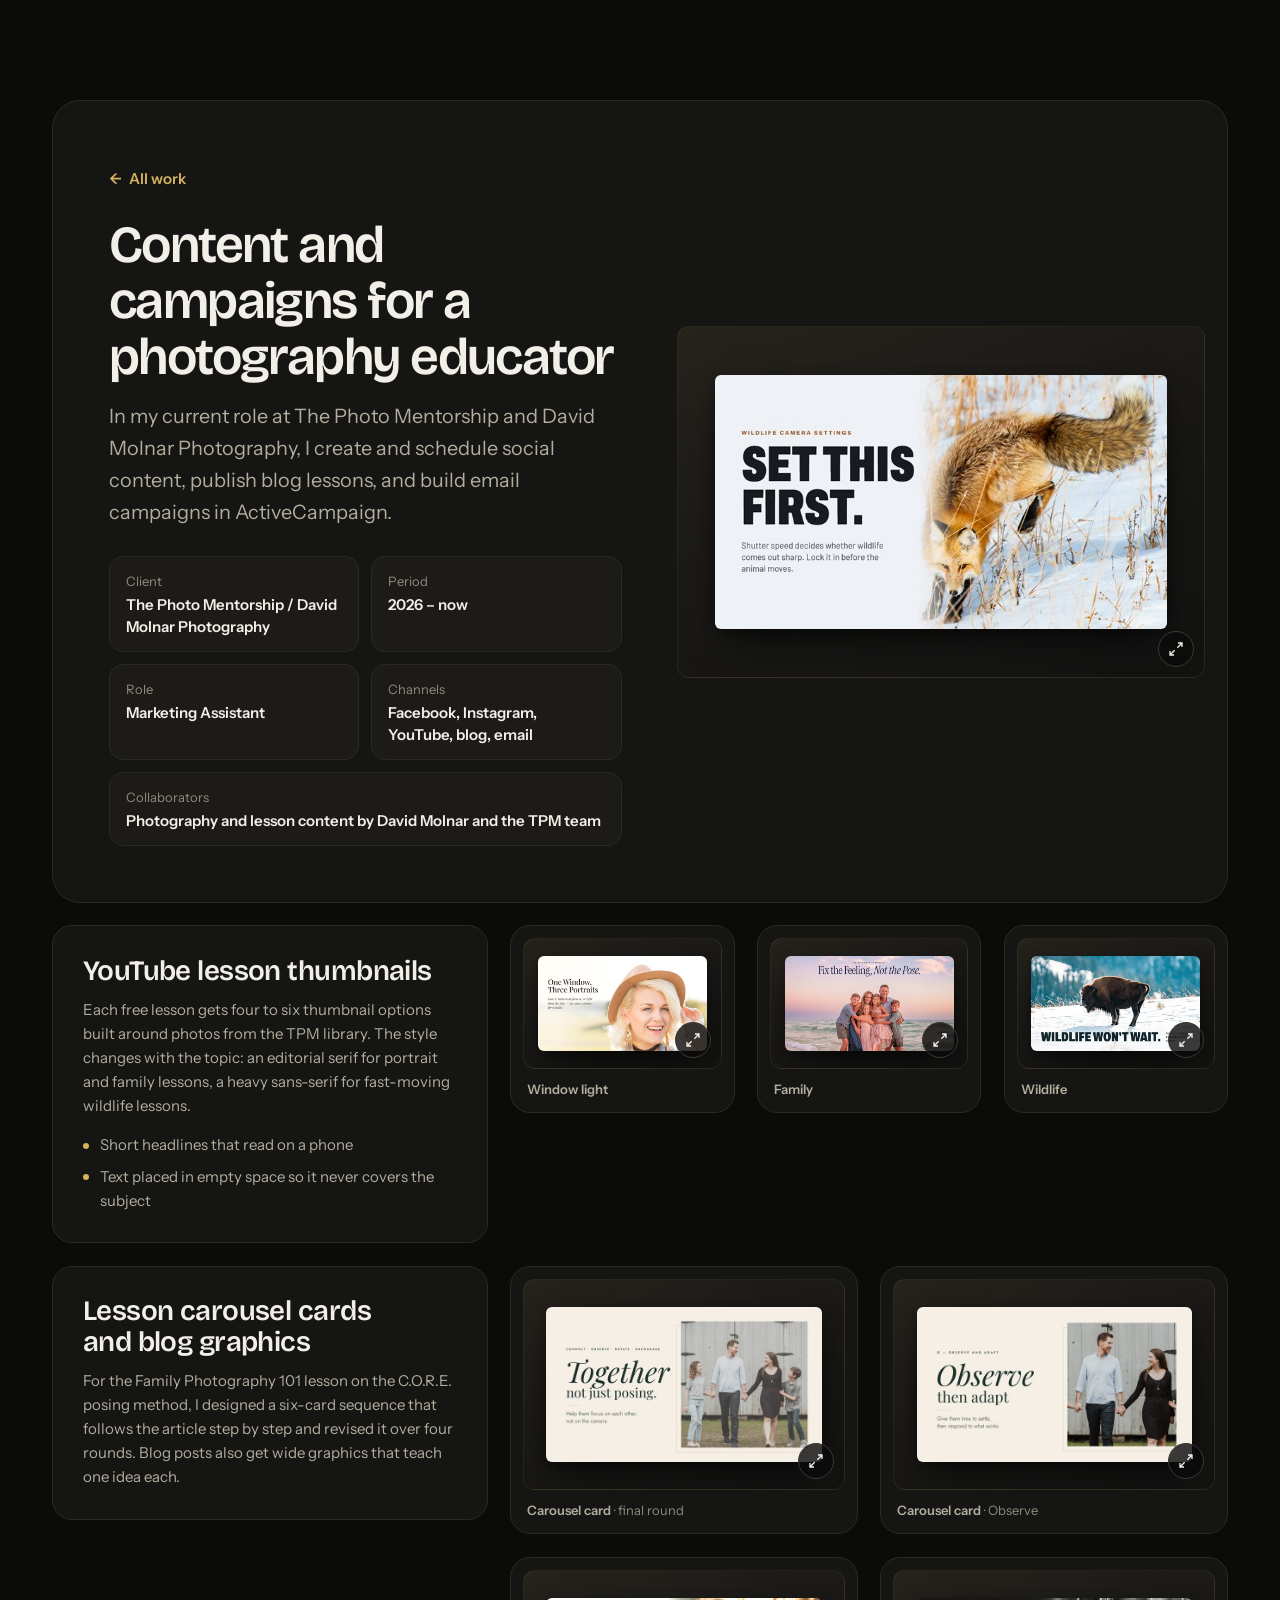
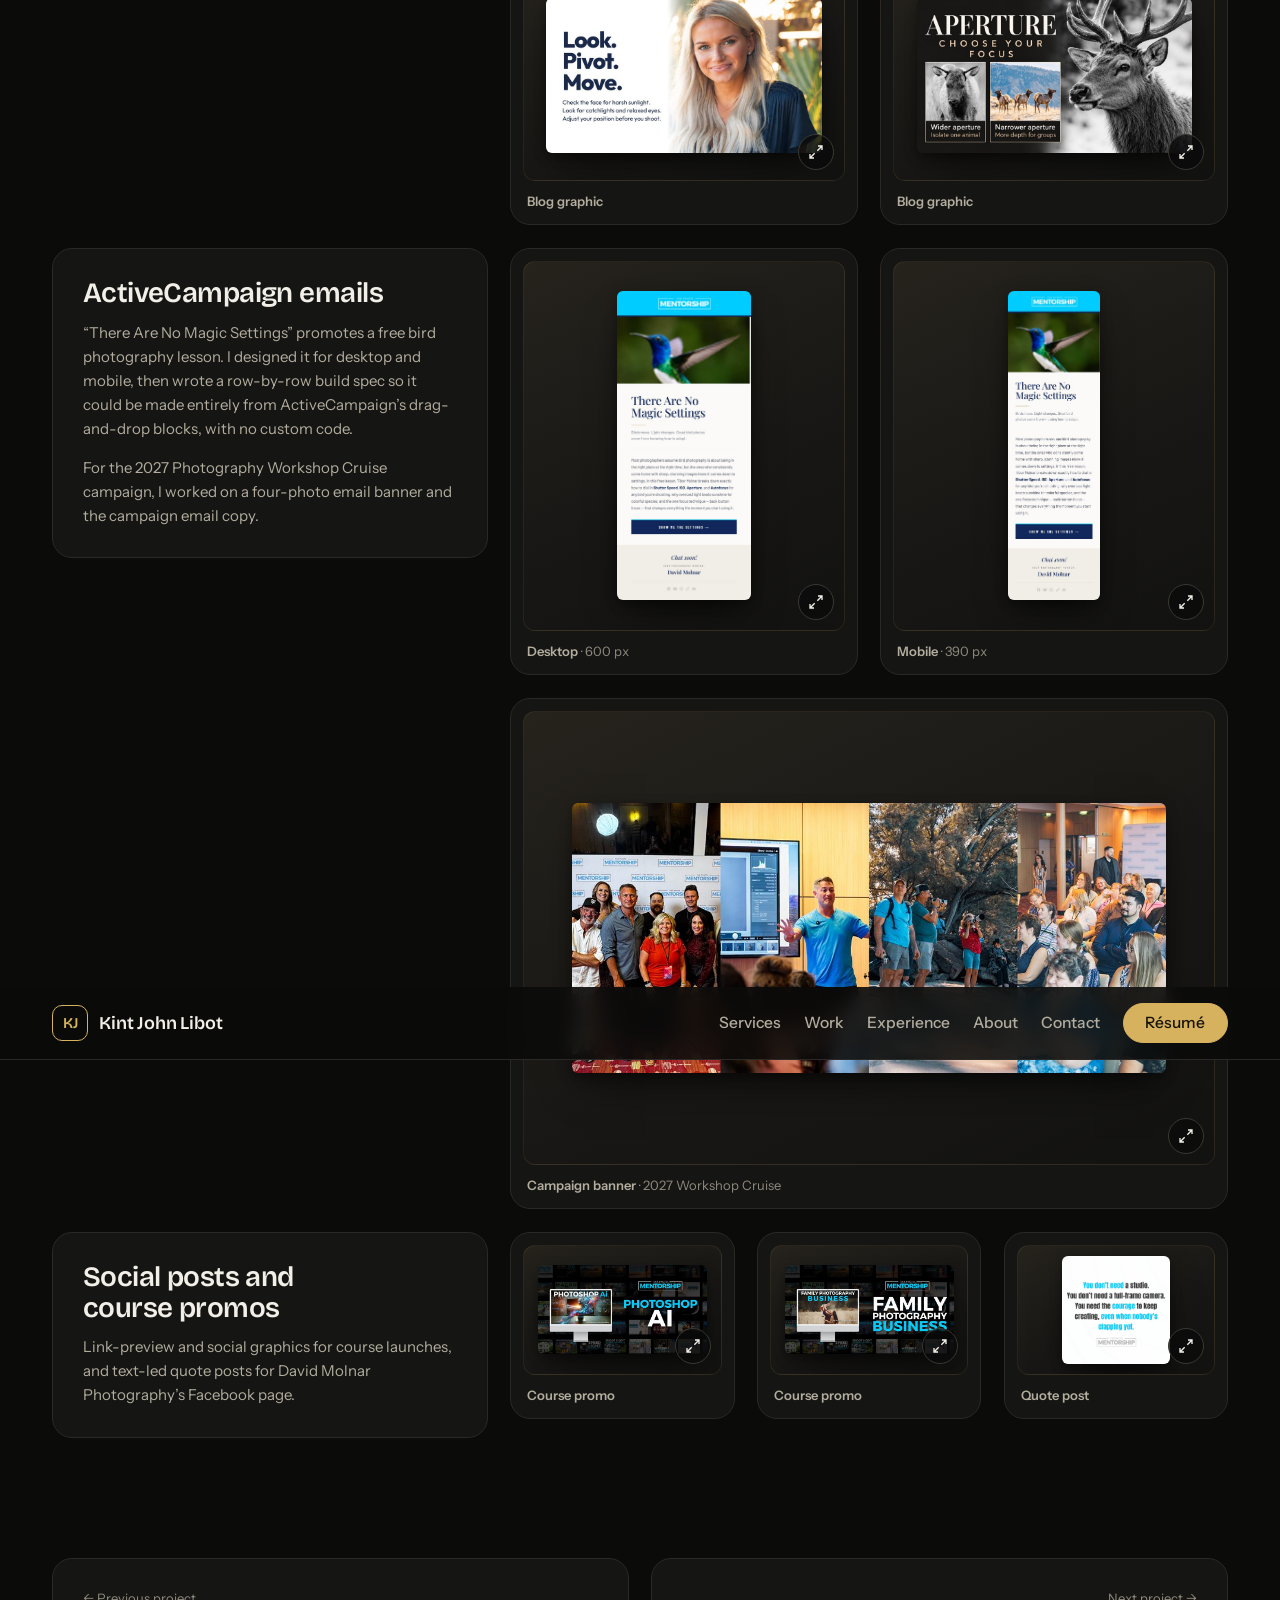
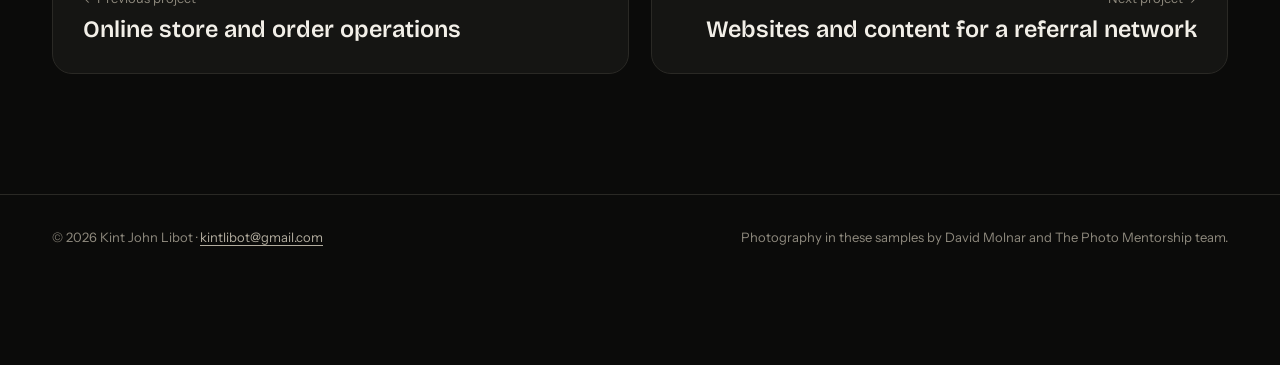
<file: work/editorial-email.html>
<!doctype html>
<html lang="en">
<head>
  <meta charset="utf-8">
  <meta name="viewport" content="width=device-width, initial-scale=1">
  <title>Moved — Kint John Libot</title>
  <meta name="robots" content="noindex">
  <link rel="canonical" href="https://kintlibot-netizen.github.io/work/photo-mentorship.html">
  <meta http-equiv="refresh" content="0; url=photo-mentorship.html#email">
  <style>body{background:#0b0b0a;color:#f2efe8;font:17px/1.6 Arial,sans-serif;padding:2rem}a{color:#d6b25e}</style>
</head>
<body>
  <p>This project now lives on a combined page: <a href="photo-mentorship.html#email">The Photo Mentorship content and campaigns</a>.</p>
</body>
</html>
</file>
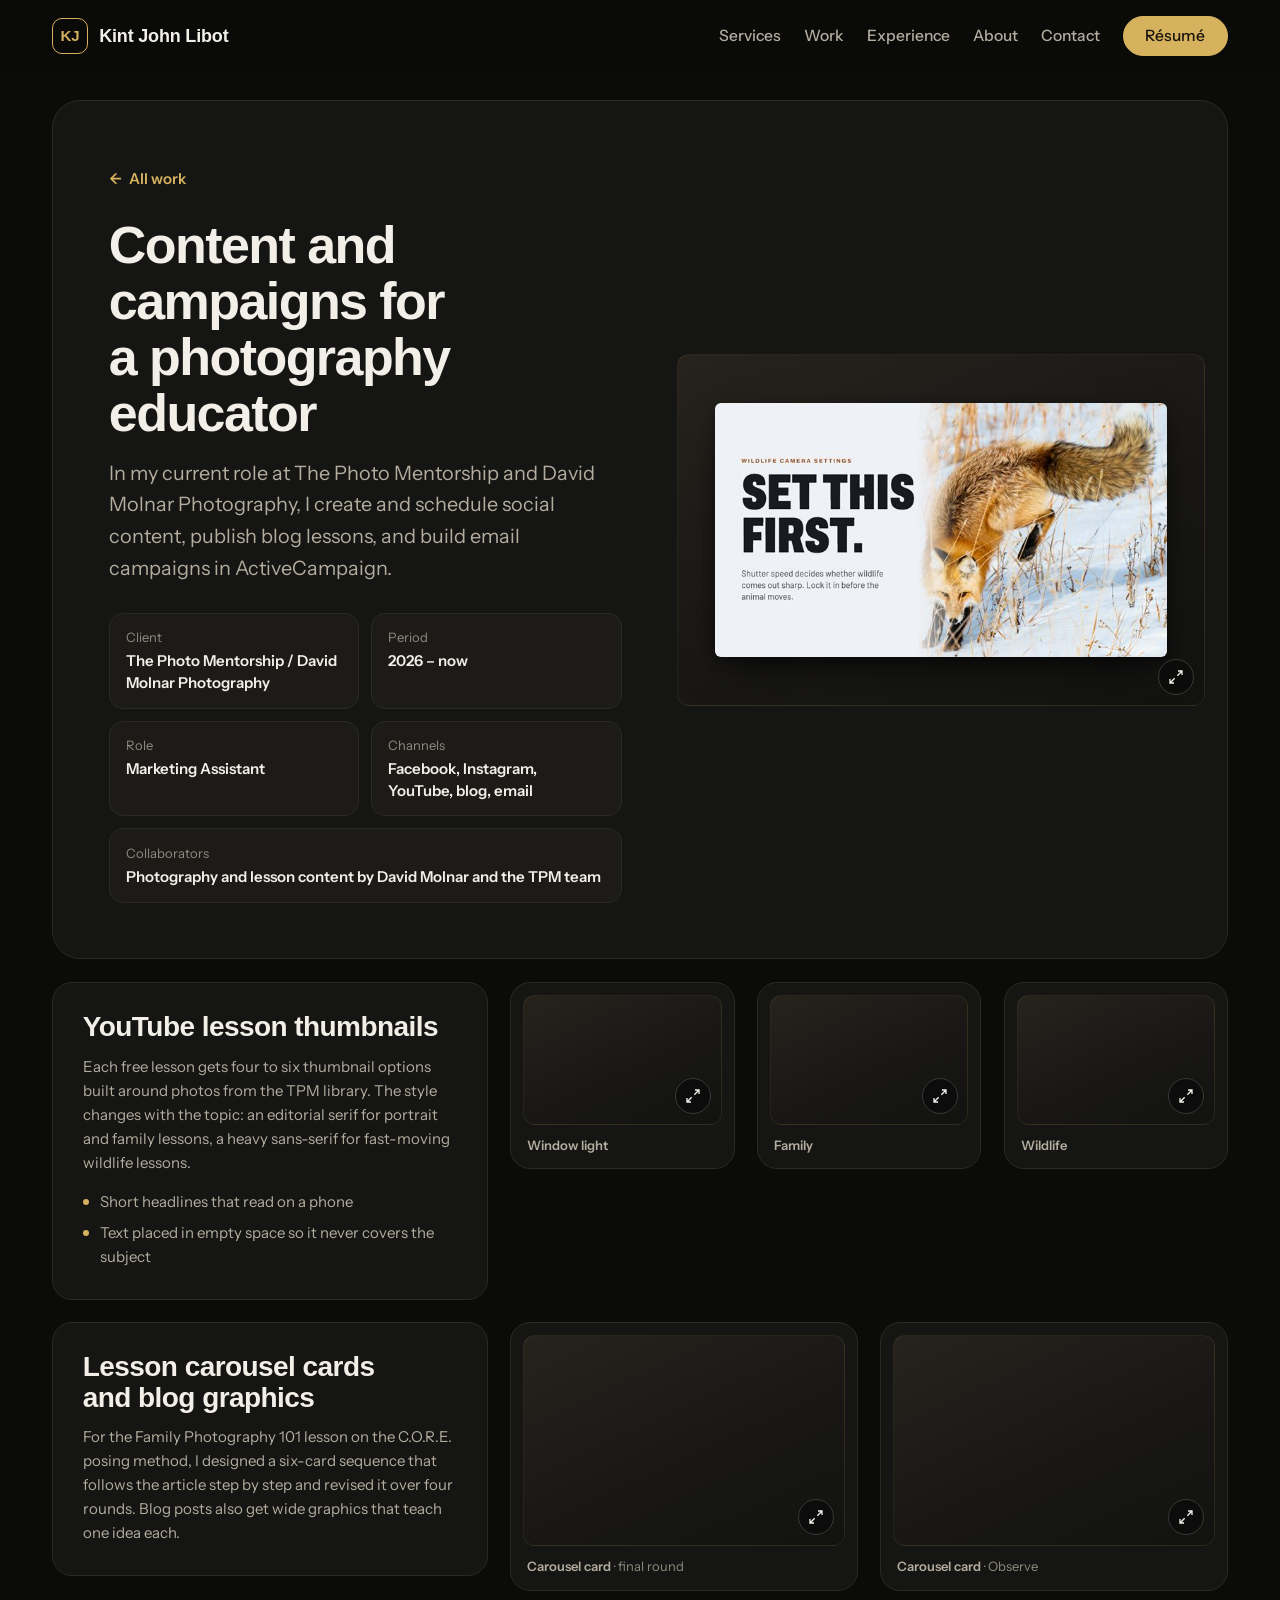
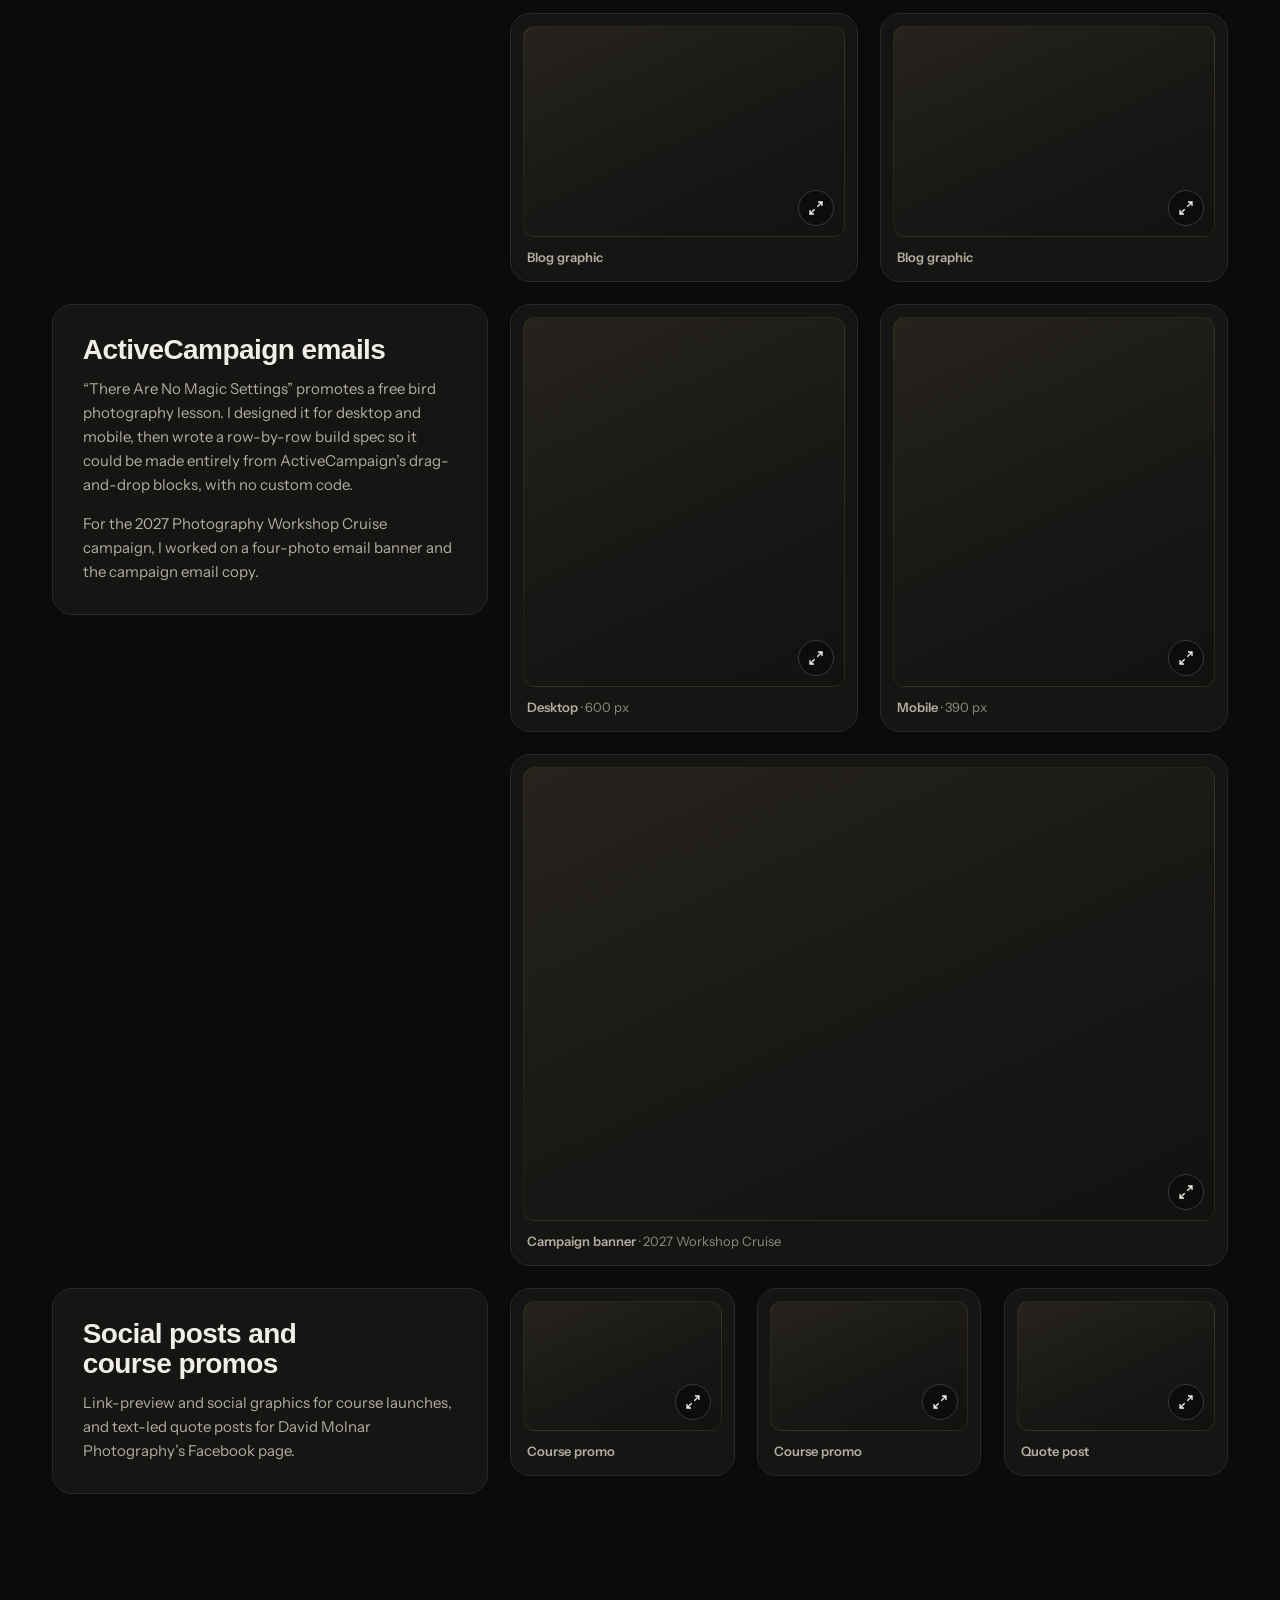
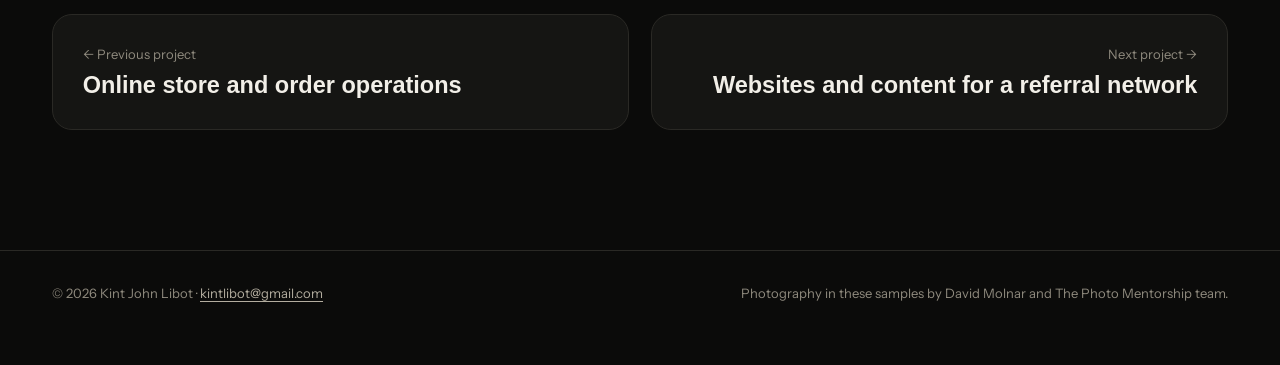
<file: work/family-photography-101.html>
<!doctype html>
<html lang="en">
<head>
  <meta charset="utf-8">
  <meta name="viewport" content="width=device-width, initial-scale=1">
  <title>Moved — Kint John Libot</title>
  <meta name="robots" content="noindex">
  <link rel="canonical" href="https://kintlibot-netizen.github.io/work/photo-mentorship.html">
  <meta http-equiv="refresh" content="0; url=photo-mentorship.html#carousel">
  <style>body{background:#0b0b0a;color:#f2efe8;font:17px/1.6 Arial,sans-serif;padding:2rem}a{color:#d6b25e}</style>
</head>
<body>
  <p>This project now lives on a combined page: <a href="photo-mentorship.html#carousel">The Photo Mentorship content and campaigns</a>.</p>
</body>
</html>
</file>
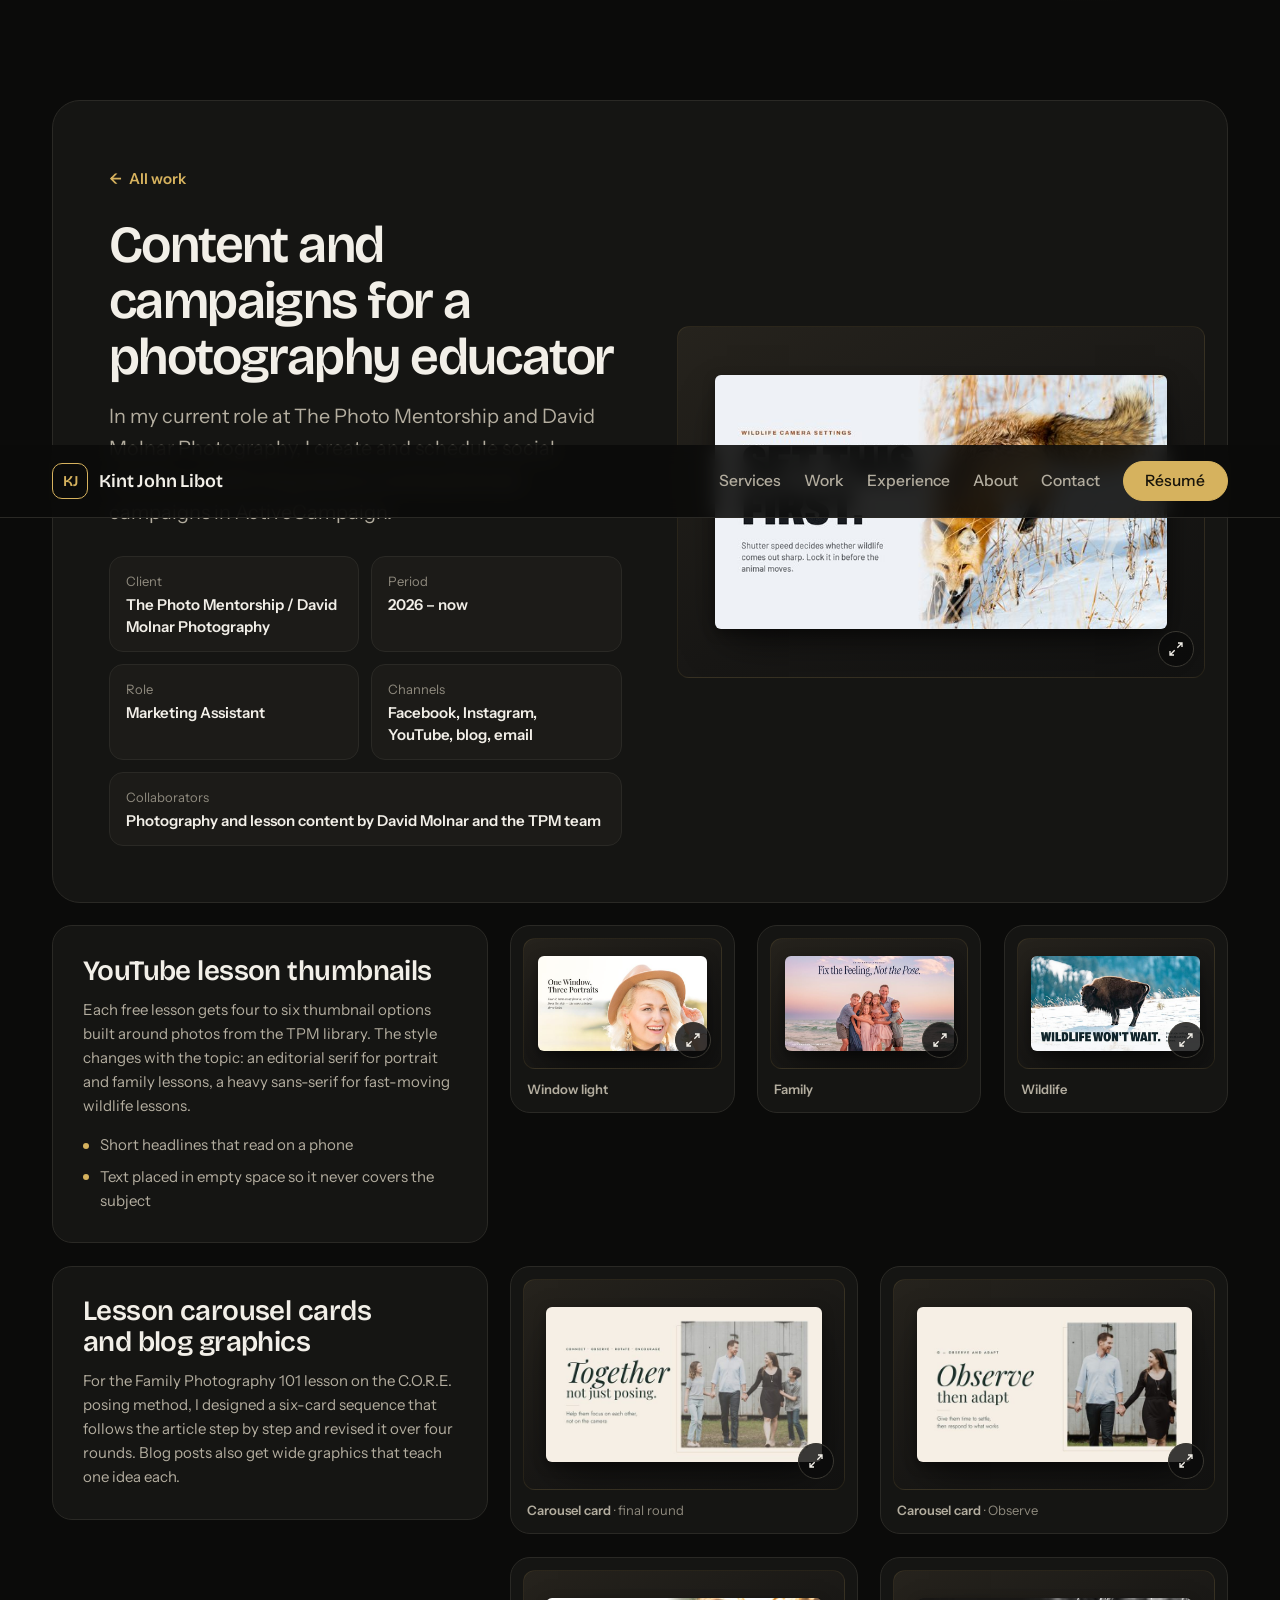
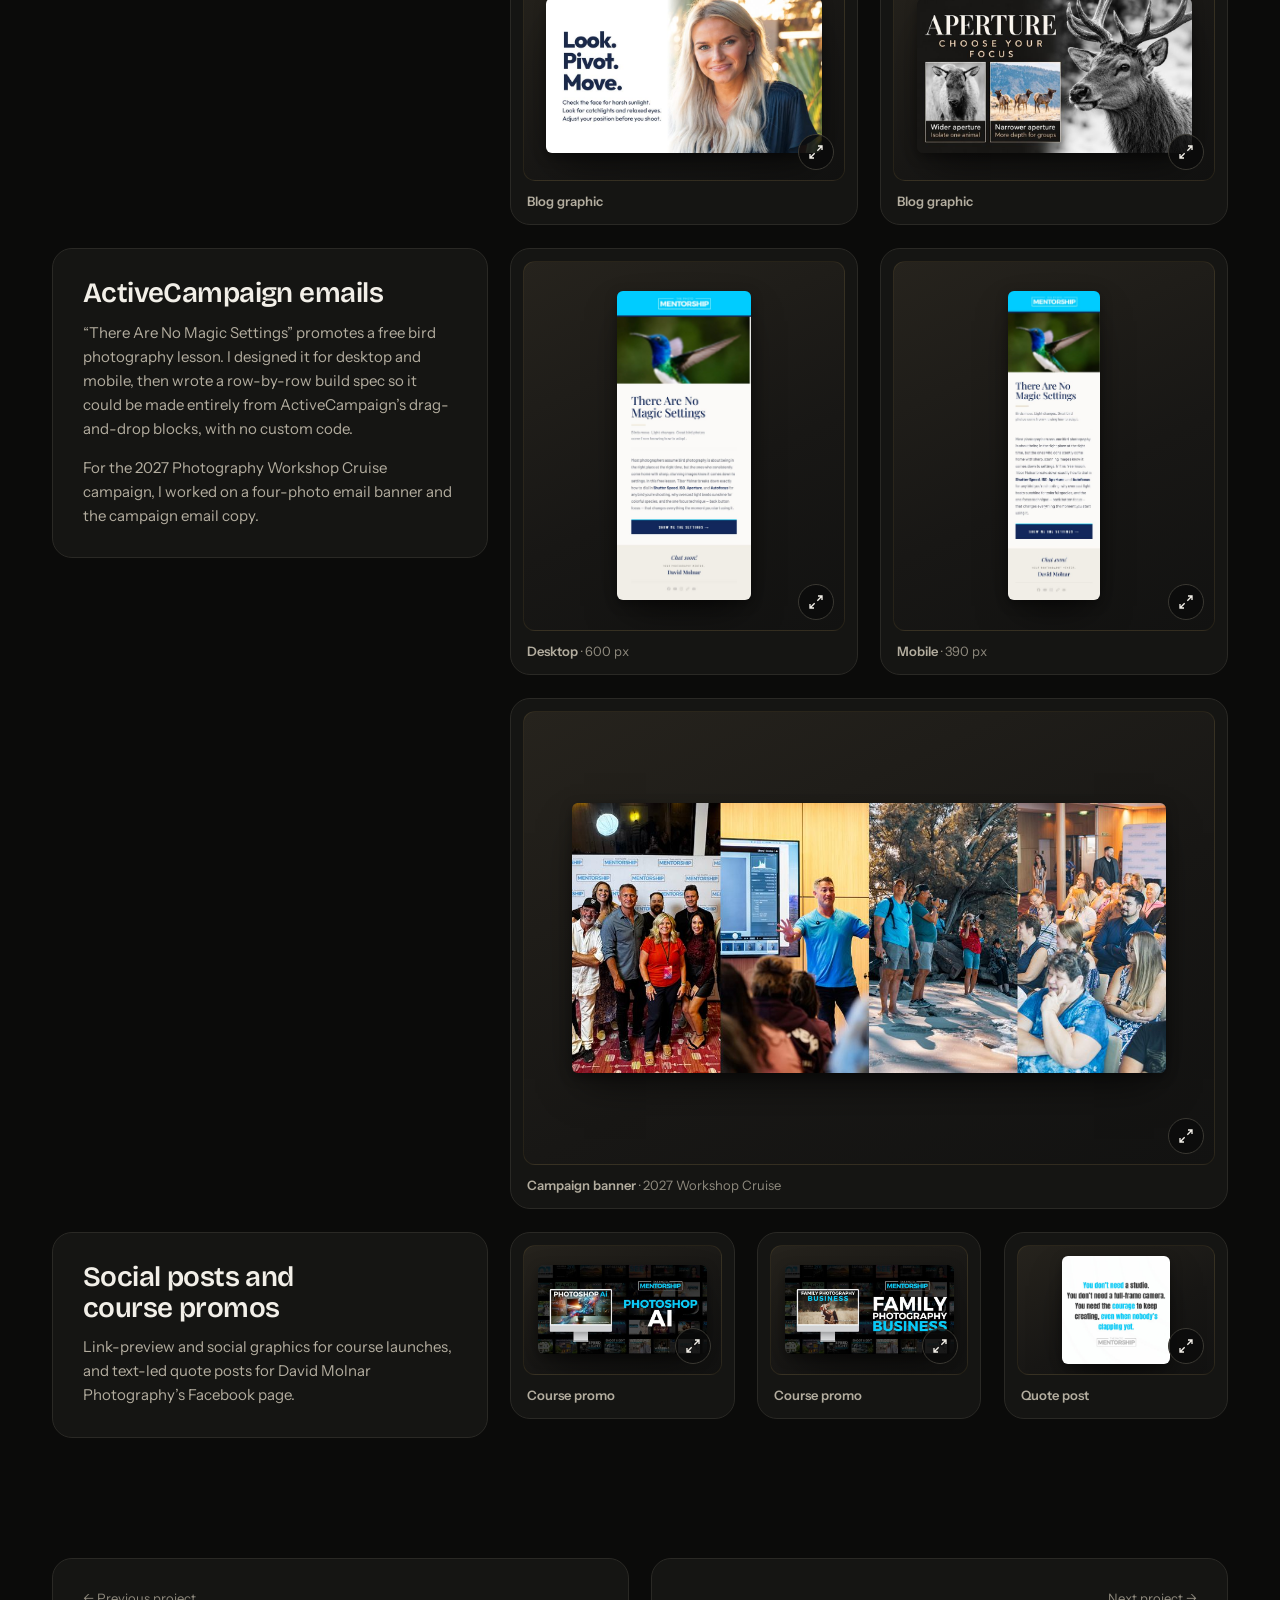
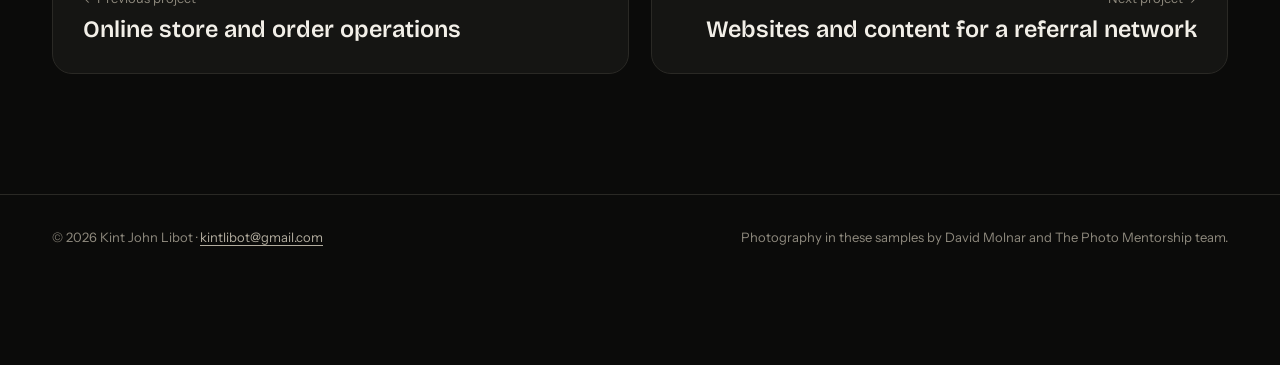
<file: work/lesson-visuals.html>
<!doctype html>
<html lang="en">
<head>
  <meta charset="utf-8">
  <meta name="viewport" content="width=device-width, initial-scale=1">
  <title>Moved — Kint John Libot</title>
  <meta name="robots" content="noindex">
  <link rel="canonical" href="https://kintlibot-netizen.github.io/work/photo-mentorship.html">
  <meta http-equiv="refresh" content="0; url=photo-mentorship.html#thumbnails">
  <style>body{background:#0b0b0a;color:#f2efe8;font:17px/1.6 Arial,sans-serif;padding:2rem}a{color:#d6b25e}</style>
</head>
<body>
  <p>This project now lives on a combined page: <a href="photo-mentorship.html#thumbnails">The Photo Mentorship content and campaigns</a>.</p>
</body>
</html>
</file>
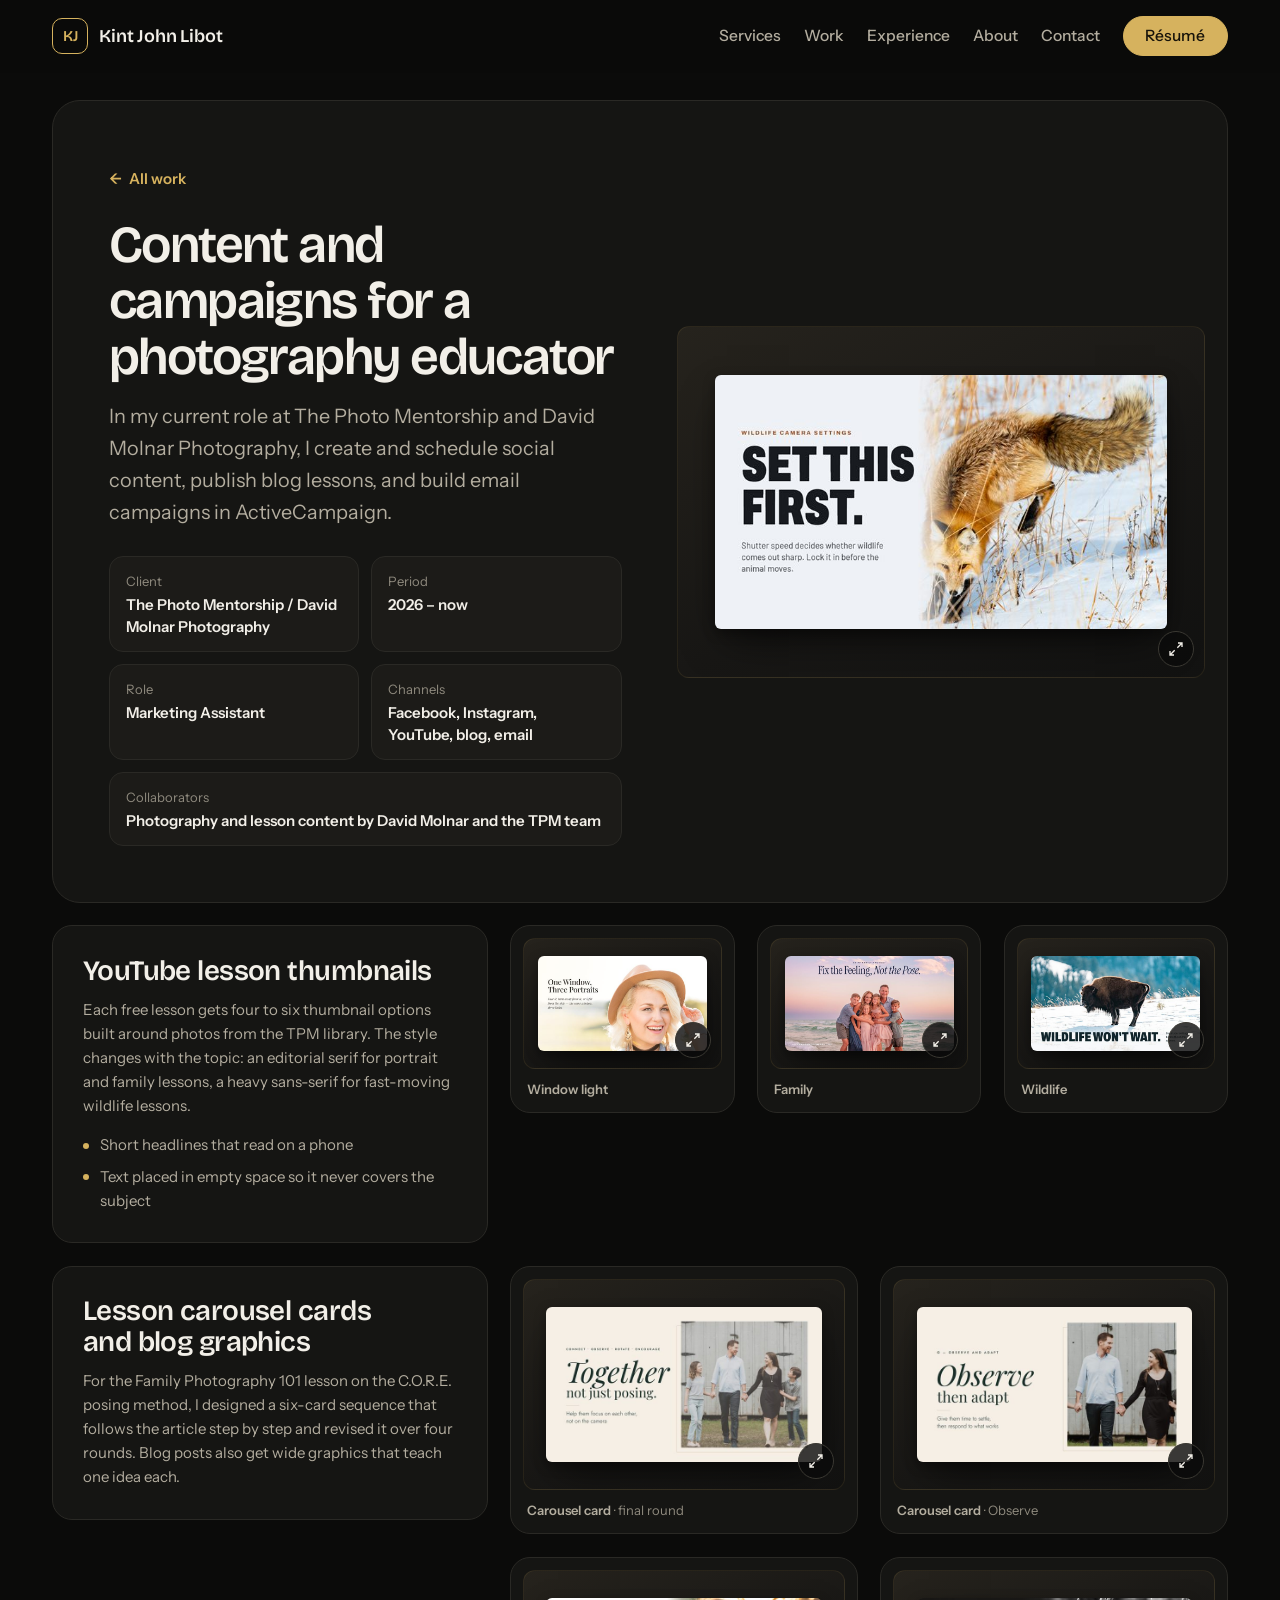
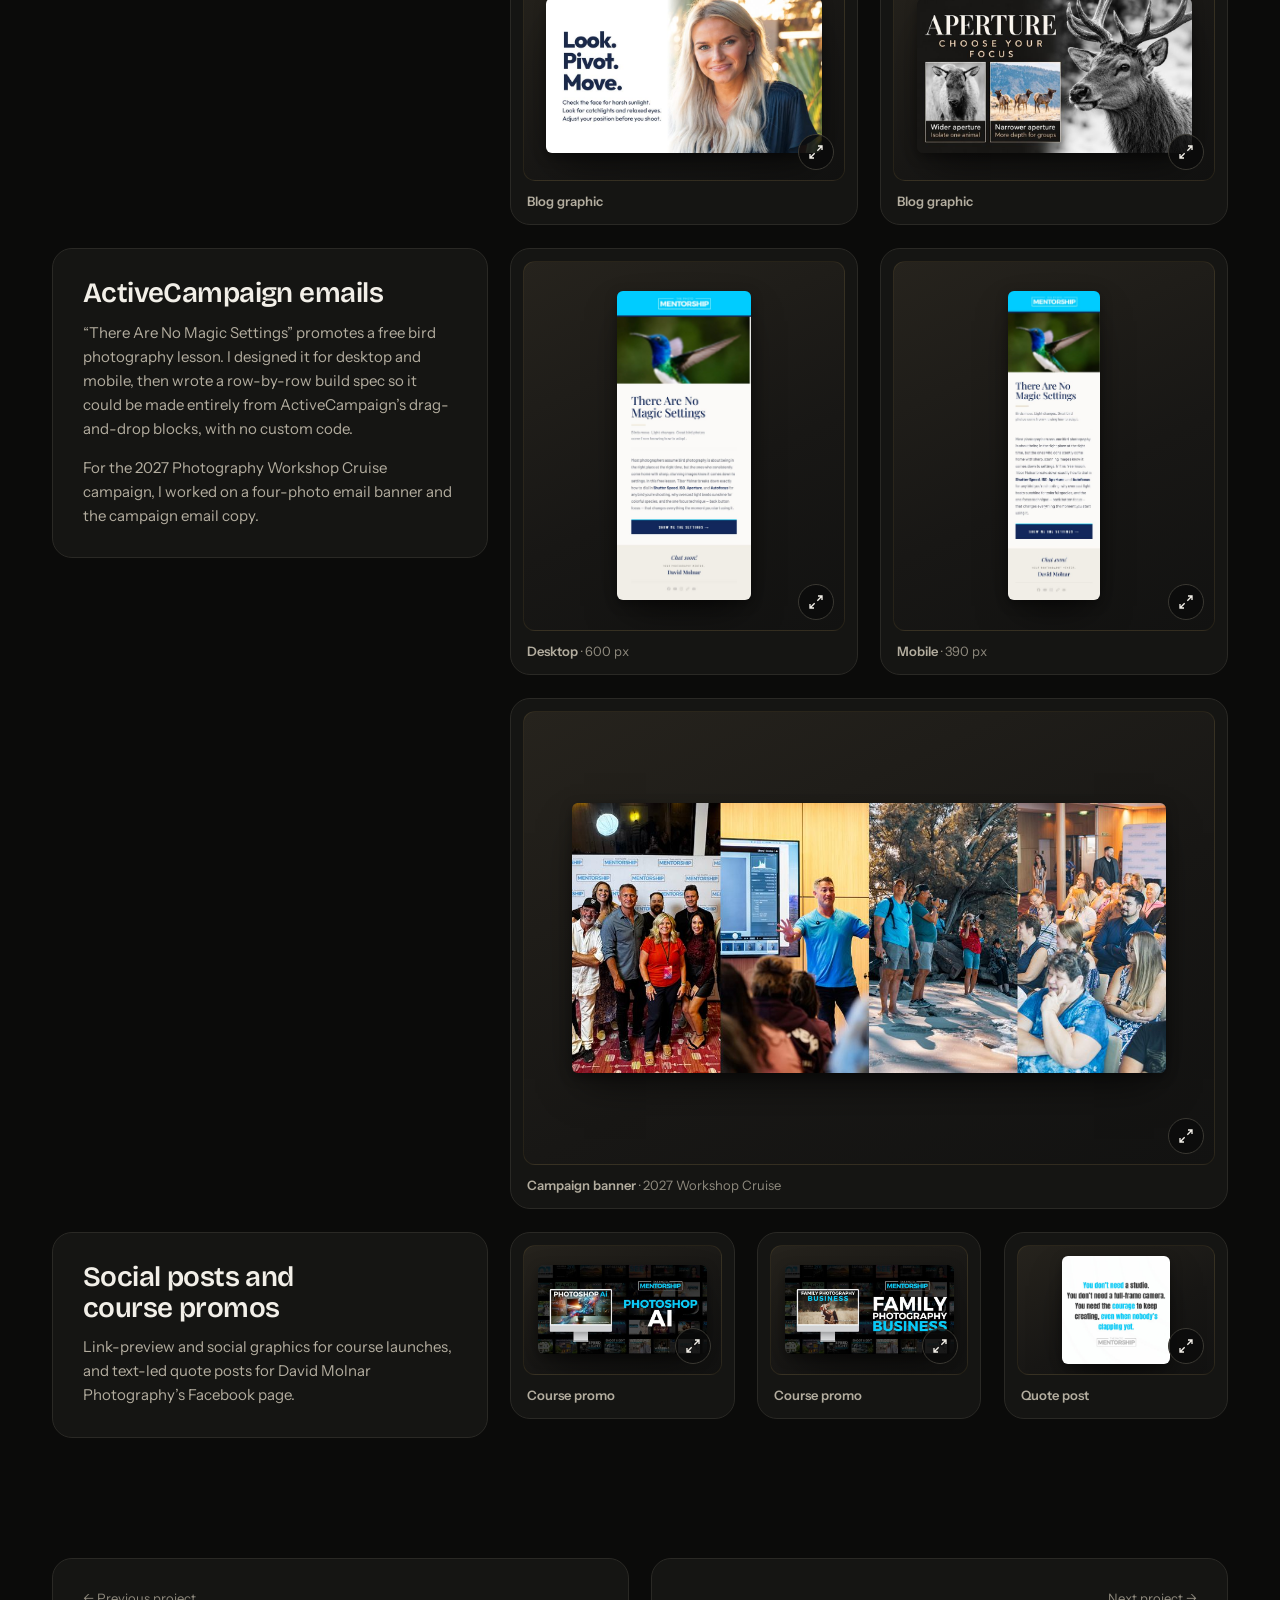
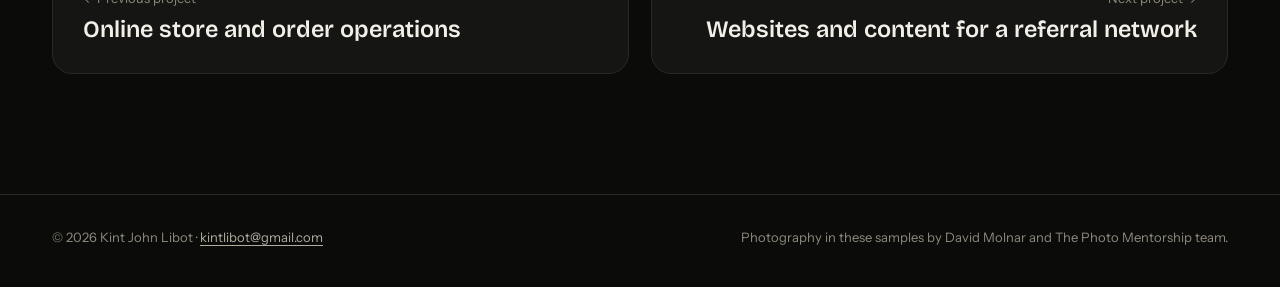
<file: work/photo-mentorship.html>
<!doctype html>
<html lang="en">
<head>
  <meta charset="utf-8">
  <meta name="viewport" content="width=device-width, initial-scale=1">
  <title>The Photo Mentorship content and campaigns — Kint John Libot</title>
  <meta name="description" content="Project: YouTube thumbnails, lesson carousel cards, blog graphics, social posts, and ActiveCampaign emails for The Photo Mentorship and David Molnar Photography, by Kint John Libot.">
  <link rel="canonical" href="https://kintlibot-netizen.github.io/work/photo-mentorship.html">
  <meta property="og:type" content="article">
  <meta property="og:title" content="Content and campaigns for a photography educator — Kint John Libot">
  <meta property="og:description" content="Thumbnails, carousel cards, blog graphics, social posts, and ActiveCampaign emails.">
  <meta property="og:url" content="https://kintlibot-netizen.github.io/work/photo-mentorship.html">
  <meta property="og:image" content="https://kintlibot-netizen.github.io/assets/img/thumb-wildlife-1-1280.jpg">
  <meta name="twitter:card" content="summary_large_image">
  <meta name="theme-color" content="#0b0b0a">
  <link rel="icon" href="../assets/img/favicon.svg" type="image/svg+xml">
  <link rel="icon" href="../assets/img/favicon-32.png" sizes="32x32" type="image/png">
  <link rel="apple-touch-icon" href="../assets/img/apple-touch-icon.png">
  <link rel="preconnect" href="https://fonts.googleapis.com">
  <link rel="preconnect" href="https://fonts.gstatic.com" crossorigin>
  <link rel="stylesheet" href="https://fonts.googleapis.com/css2?family=Bricolage+Grotesque:opsz,wght@12..96,500..600&family=Instrument+Sans:wght@400..600&display=swap">
  <link rel="stylesheet" href="../assets/css/site.css?v=7">
  <script>document.documentElement.classList.add('js')</script>
</head>
<body>
  <a class="skip" href="#main">Skip to content</a>
  <header class="site-header">
    <div class="wrap">
      <a class="brand" href="../index.html"><span class="brand-mark" aria-hidden="true">KJ</span>Kint John Libot</a>
      <button class="nav-toggle" type="button" aria-expanded="false" aria-controls="site-nav"><span class="nav-toggle-bars" aria-hidden="true"></span>Menu</button>
      <nav id="site-nav" class="site-nav" aria-label="Main">
        <ul class="nav-list">
          <li><a href="../index.html#services">Services</a></li>
          <li><a href="../index.html#work">Work</a></li>
          <li><a href="../index.html#experience">Experience</a></li>
          <li><a href="../index.html#about">About</a></li>
          <li><a href="../index.html#contact">Contact</a></li>
          <li><a class="btn btn--gold" href="../assets/files/Kint-John-Libot-Resume.pdf" download>Résumé <span class="visually-hidden">(PDF)</span></a></li>
        </ul>
      </nav>
    </div>
  </header>

  <main id="main" data-gallery>
    <section class="page-hero" aria-labelledby="page-title">
      <div class="wrap">
        <div class="page-hero-panel">
          <div class="page-hero-copy">
            <a class="back" href="../index.html#work"><span aria-hidden="true">←</span> All work</a>
            <h1 id="page-title">Content and campaigns for a photography educator</h1>
            <p class="intro">In my current role at The Photo Mentorship and David Molnar Photography, I create and schedule social content, publish blog lessons, and build email campaigns in ActiveCampaign.</p>
            <dl class="facts">
              <div><dt>Client</dt><dd>The Photo Mentorship / David Molnar Photography</dd></div>
              <div><dt>Period</dt><dd>2026 – now</dd></div>
              <div><dt>Role</dt><dd>Marketing Assistant</dd></div>
              <div><dt>Channels</dt><dd>Facebook, Instagram, YouTube, blog, email</dd></div>
              <div class="wide"><dt>Collaborators</dt><dd>Photography and lesson content by David Molnar and the TPM team</dd></div>
            </dl>
          </div>
          <div class="page-hero-media">
            <a class="frame" data-lightbox href="../assets/img/thumb-wildlife-1-1280.jpg" data-title="Wildlife lesson thumbnail" data-caption="Thumbnail option for a wildlife camera settings lesson."><img src="../assets/img/thumb-wildlife-1-1280.jpg" srcset="../assets/img/thumb-wildlife-1-640.jpg 640w, ../assets/img/thumb-wildlife-1-1280.jpg 1280w" sizes="(max-width: 900px) 92vw, 560px" width="1280" height="720" alt="Wildlife lesson thumbnail: a red fox pouncing in snow beside the headline “Set this first.”" fetchpriority="high"><span class="zoom-hint" aria-hidden="true"><svg viewBox="0 0 24 24" fill="none" stroke="currentColor" stroke-width="2"><path d="M15 3h6v6M9 21H3v-6M21 3l-7 7M3 21l7-7"/></svg></span></a>
          </div>
        </div>
      </div>
    </section>

    <div class="wrap">
      <section class="block" id="thumbnails" aria-labelledby="b-thumbs">
        <div class="card block-text">
          <h2 id="b-thumbs">YouTube lesson thumbnails</h2>
          <p>Each free lesson gets four to six thumbnail options built around photos from the TPM library. The style changes with the topic: an editorial serif for portrait and family lessons, a heavy sans-serif for fast-moving wildlife lessons.</p>
          <ul>
            <li>Short headlines that read on a phone</li>
            <li>Text placed in empty space so it never covers the subject</li>
          </ul>
        </div>
        <div class="block-media three">
          <figure class="card shot"><a class="frame" data-lightbox href="../assets/img/thumb-window-b-1280.jpg" data-title="Window-light lesson thumbnail" data-caption="“One Window, Three Portraits” option."><img src="../assets/img/thumb-window-b-640.jpg" width="640" height="360" loading="lazy" alt="Portrait lesson thumbnail: a smiling woman in a hat with the headline “One Window, Three Portraits.”"><span class="zoom-hint" aria-hidden="true"><svg viewBox="0 0 24 24" fill="none" stroke="currentColor" stroke-width="2"><path d="M15 3h6v6M9 21H3v-6M21 3l-7 7M3 21l7-7"/></svg></span></a><figcaption><b>Window light</b></figcaption></figure>
          <figure class="card shot"><a class="frame" data-lightbox href="../assets/img/thumb-family-1-1280.jpg" data-title="Family lesson thumbnail" data-caption="“Fix the Feeling, Not the Pose” option."><img src="../assets/img/thumb-family-1-640.jpg" width="640" height="360" loading="lazy" alt="Family lesson thumbnail: a family on a beach at sunset with the headline “Fix the Feeling, Not the Pose.”"><span class="zoom-hint" aria-hidden="true"><svg viewBox="0 0 24 24" fill="none" stroke="currentColor" stroke-width="2"><path d="M15 3h6v6M9 21H3v-6M21 3l-7 7M3 21l7-7"/></svg></span></a><figcaption><b>Family</b></figcaption></figure>
          <figure class="card shot"><a class="frame" data-lightbox href="../assets/img/thumb-wildlife-4-1280.jpg" data-title="Wildlife lesson thumbnail" data-caption="“Wildlife Won’t Wait” option."><img src="../assets/img/thumb-wildlife-4-640.jpg" width="640" height="360" loading="lazy" alt="Wildlife lesson thumbnail: a bison in snow with mountains behind and the headline “Wildlife Won’t Wait.”"><span class="zoom-hint" aria-hidden="true"><svg viewBox="0 0 24 24" fill="none" stroke="currentColor" stroke-width="2"><path d="M15 3h6v6M9 21H3v-6M21 3l-7 7M3 21l7-7"/></svg></span></a><figcaption><b>Wildlife</b></figcaption></figure>
        </div>
      </section>

      <section class="block" id="carousel" aria-labelledby="b-cards">
        <div class="card block-text">
          <h2 id="b-cards">Lesson carousel cards and blog graphics</h2>
          <p>For the Family Photography 101 lesson on the C.O.R.E. posing method, I designed a six-card sequence that follows the article step by step and revised it over four rounds. Blog posts also get wide graphics that teach one idea each.</p>
        </div>
        <div class="block-media two">
          <figure class="card shot"><a class="frame" data-lightbox href="../assets/img/fp101-v4-6-1280.jpg" data-title="Carousel card: Together" data-caption="Closing card of the six-card sequence, final round."><img src="../assets/img/fp101-v4-6-640.jpg" width="640" height="360" loading="lazy" alt="Card reading “Together, not just posing” beside a family of four holding hands outside a barn."><span class="zoom-hint" aria-hidden="true"><svg viewBox="0 0 24 24" fill="none" stroke="currentColor" stroke-width="2"><path d="M15 3h6v6M9 21H3v-6M21 3l-7 7M3 21l7-7"/></svg></span></a><figcaption><b>Carousel card</b> · final round</figcaption></figure>
          <figure class="card shot"><a class="frame" data-lightbox href="../assets/img/fp101-v4-3-1280.jpg" data-title="Carousel card: Observe" data-caption="“Observe, then adapt” card."><img src="../assets/img/fp101-v4-3-640.jpg" width="640" height="360" loading="lazy" alt="Card reading “Observe, then adapt” beside a couple holding hands."><span class="zoom-hint" aria-hidden="true"><svg viewBox="0 0 24 24" fill="none" stroke="currentColor" stroke-width="2"><path d="M15 3h6v6M9 21H3v-6M21 3l-7 7M3 21l7-7"/></svg></span></a><figcaption><b>Carousel card</b> · Observe</figcaption></figure>
          <figure class="card shot"><a class="frame" data-lightbox href="../assets/img/blog-look-pivot-1600.jpg" data-title="Blog graphic" data-caption="“Look. Pivot. Move.” graphic for a portrait-lighting lesson."><img src="../assets/img/blog-look-pivot-800.jpg" width="800" height="450" loading="lazy" alt="Blog graphic: portrait of a woman beside the steps “Look. Pivot. Move.”"><span class="zoom-hint" aria-hidden="true"><svg viewBox="0 0 24 24" fill="none" stroke="currentColor" stroke-width="2"><path d="M15 3h6v6M9 21H3v-6M21 3l-7 7M3 21l7-7"/></svg></span></a><figcaption><b>Blog graphic</b></figcaption></figure>
          <figure class="card shot"><a class="frame" data-lightbox href="../assets/img/blog-aperture-elk-1600.jpg" data-title="Blog graphic" data-caption="“Aperture: choose your focus” graphic for a wildlife lesson."><img src="../assets/img/blog-aperture-elk-800.jpg" width="800" height="450" loading="lazy" alt="Blog graphic comparing a wide aperture on one elk with a narrower aperture on a group."><span class="zoom-hint" aria-hidden="true"><svg viewBox="0 0 24 24" fill="none" stroke="currentColor" stroke-width="2"><path d="M15 3h6v6M9 21H3v-6M21 3l-7 7M3 21l7-7"/></svg></span></a><figcaption><b>Blog graphic</b></figcaption></figure>
        </div>
      </section>

      <section class="block" id="email" aria-labelledby="b-email">
        <div class="card block-text">
          <h2 id="b-email">ActiveCampaign emails</h2>
          <p>“There Are No Magic Settings” promotes a free bird photography lesson. I designed it for desktop and mobile, then wrote a row-by-row build spec so it could be made entirely from ActiveCampaign’s drag-and-drop blocks, with no custom code.</p>
          <p>For the 2027 Photography Workshop Cruise campaign, I worked on a four-photo email banner and the campaign email copy.</p>
        </div>
        <div class="block-media two">
          <figure class="card shot"><a class="frame tall" data-lightbox href="../assets/img/email-desktop-1200.jpg" data-title="Email design: desktop" data-caption="Desktop mockup, 600 px wide."><img src="../assets/img/email-desktop-600.jpg" width="600" height="1387" loading="lazy" alt="Email mockup: The Photo Mentorship logo on a cyan bar, a hummingbird photo, the headline “There Are No Magic Settings,” body copy, and a navy “Show me the settings” button."><span class="zoom-hint" aria-hidden="true"><svg viewBox="0 0 24 24" fill="none" stroke="currentColor" stroke-width="2"><path d="M15 3h6v6M9 21H3v-6M21 3l-7 7M3 21l7-7"/></svg></span></a><figcaption><b>Desktop</b> · 600 px</figcaption></figure>
          <figure class="card shot"><a class="frame tall" data-lightbox href="../assets/img/email-mobile-780.jpg" data-title="Email design: mobile" data-caption="Mobile mockup, 390 px wide."><img src="../assets/img/email-mobile-390.jpg" width="390" height="1314" loading="lazy" alt="The same email at mobile width, with narrower padding."><span class="zoom-hint" aria-hidden="true"><svg viewBox="0 0 24 24" fill="none" stroke="currentColor" stroke-width="2"><path d="M15 3h6v6M9 21H3v-6M21 3l-7 7M3 21l7-7"/></svg></span></a><figcaption><b>Mobile</b> · 390 px</figcaption></figure>
          <figure class="card shot" style="grid-column: 1 / -1"><a class="frame" data-lightbox href="../assets/img/cruise-banner-2000.jpg" data-title="Cruise campaign banner" data-caption="Four-photo email banner for the 2027 Photography Workshop Cruise campaign."><img src="../assets/img/cruise-banner-1000.jpg" width="1000" height="455" loading="lazy" alt="Four-photo banner from a previous conference cruise: group photos, a lecture, and photographers shooting together."><span class="zoom-hint" aria-hidden="true"><svg viewBox="0 0 24 24" fill="none" stroke="currentColor" stroke-width="2"><path d="M15 3h6v6M9 21H3v-6M21 3l-7 7M3 21l7-7"/></svg></span></a><figcaption><b>Campaign banner</b> · 2027 Workshop Cruise</figcaption></figure>
        </div>
      </section>

      <section class="block" id="social" aria-labelledby="b-social">
        <div class="card block-text">
          <h2 id="b-social">Social posts and course promos</h2>
          <p>Link-preview and social graphics for course launches, and text-led quote posts for David Molnar Photography’s Facebook page.</p>
        </div>
        <div class="block-media three">
          <figure class="card shot"><a class="frame" data-lightbox href="../assets/img/promo-photoshop-ai-1200.jpg" data-title="Course promo: Photoshop AI" data-caption="Course promo graphic."><img src="../assets/img/promo-photoshop-ai-600.jpg" width="600" height="315" loading="lazy" alt="Course promo graphic: “Photoshop AI” headline beside a monitor showing the course."><span class="zoom-hint" aria-hidden="true"><svg viewBox="0 0 24 24" fill="none" stroke="currentColor" stroke-width="2"><path d="M15 3h6v6M9 21H3v-6M21 3l-7 7M3 21l7-7"/></svg></span></a><figcaption><b>Course promo</b></figcaption></figure>
          <figure class="card shot"><a class="frame" data-lightbox href="../assets/img/promo-family-business-1200.jpg" data-title="Course promo: Family Photography Business" data-caption="Course promo graphic."><img src="../assets/img/promo-family-business-600.jpg" width="600" height="315" loading="lazy" alt="Course promo graphic: “Family Photography Business” headline beside a monitor showing the course."><span class="zoom-hint" aria-hidden="true"><svg viewBox="0 0 24 24" fill="none" stroke="currentColor" stroke-width="2"><path d="M15 3h6v6M9 21H3v-6M21 3l-7 7M3 21l7-7"/></svg></span></a><figcaption><b>Course promo</b></figcaption></figure>
          <figure class="card shot"><a class="frame" data-lightbox href="../assets/img/social-quote-1080.jpg" data-title="Quote post" data-caption="Facebook quote post for David Molnar Photography."><img src="../assets/img/social-quote-600.jpg" width="600" height="598" loading="lazy" alt="Square quote post: “You don’t need a studio. You don’t need a full-frame camera. You need the courage to keep creating, even when nobody’s clapping yet.”"><span class="zoom-hint" aria-hidden="true"><svg viewBox="0 0 24 24" fill="none" stroke="currentColor" stroke-width="2"><path d="M15 3h6v6M9 21H3v-6M21 3l-7 7M3 21l7-7"/></svg></span></a><figcaption><b>Quote post</b></figcaption></figure>
        </div>
      </section>

      <nav class="next-nav" aria-label="More projects">
        <a class="card" href="top-tier-print.html"><span>← Previous project</span><strong>Online store and order operations</strong></a>
        <a class="card next" href="referral-network.html"><span>Next project →</span><strong>Websites and content for a referral network</strong></a>
      </nav>
    </div>
  </main>

  <footer class="site-footer">
    <div class="wrap">
      <p>© 2026 Kint John Libot · <a href="mailto:kintlibot@gmail.com">kintlibot@gmail.com</a></p>
      <p>Photography in these samples by David Molnar and The Photo Mentorship team.</p>
    </div>
  </footer>
  <script src="../assets/js/site.js?v=7" defer></script>
</body>
</html>
</file>
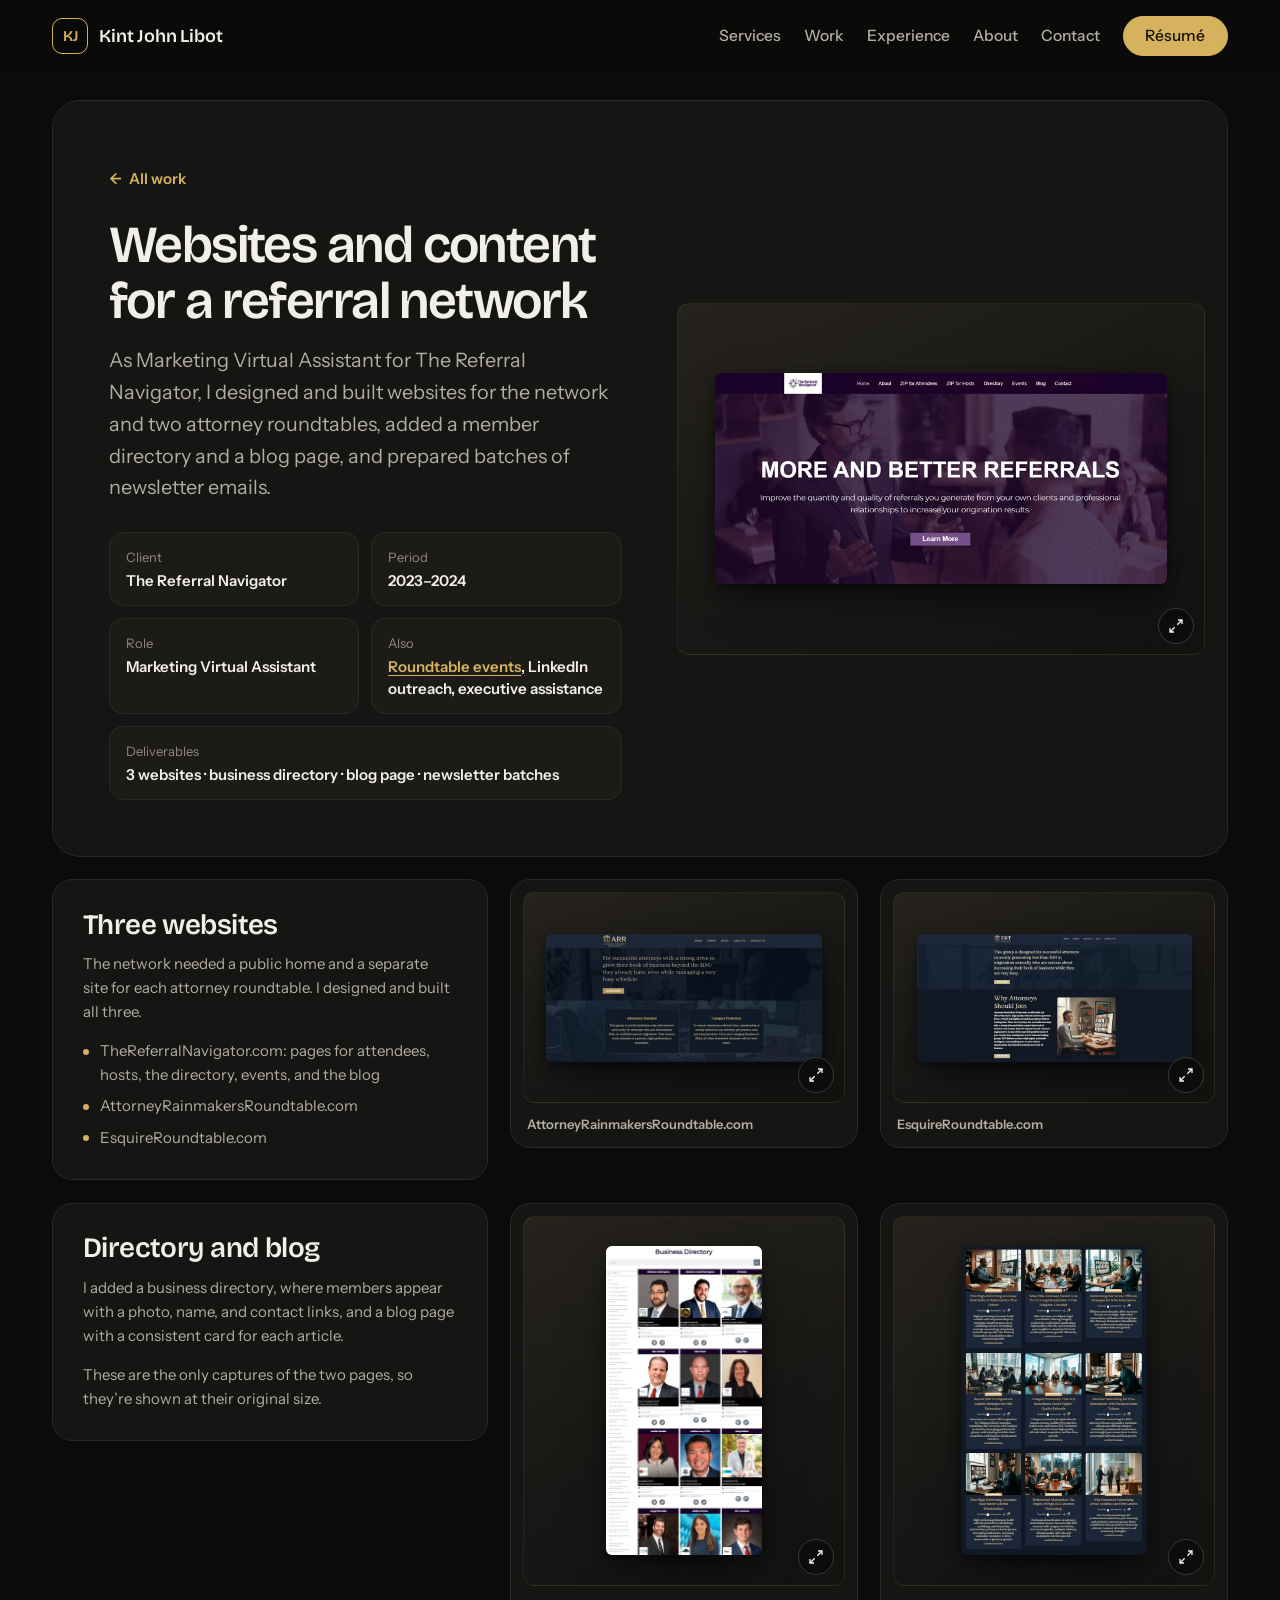
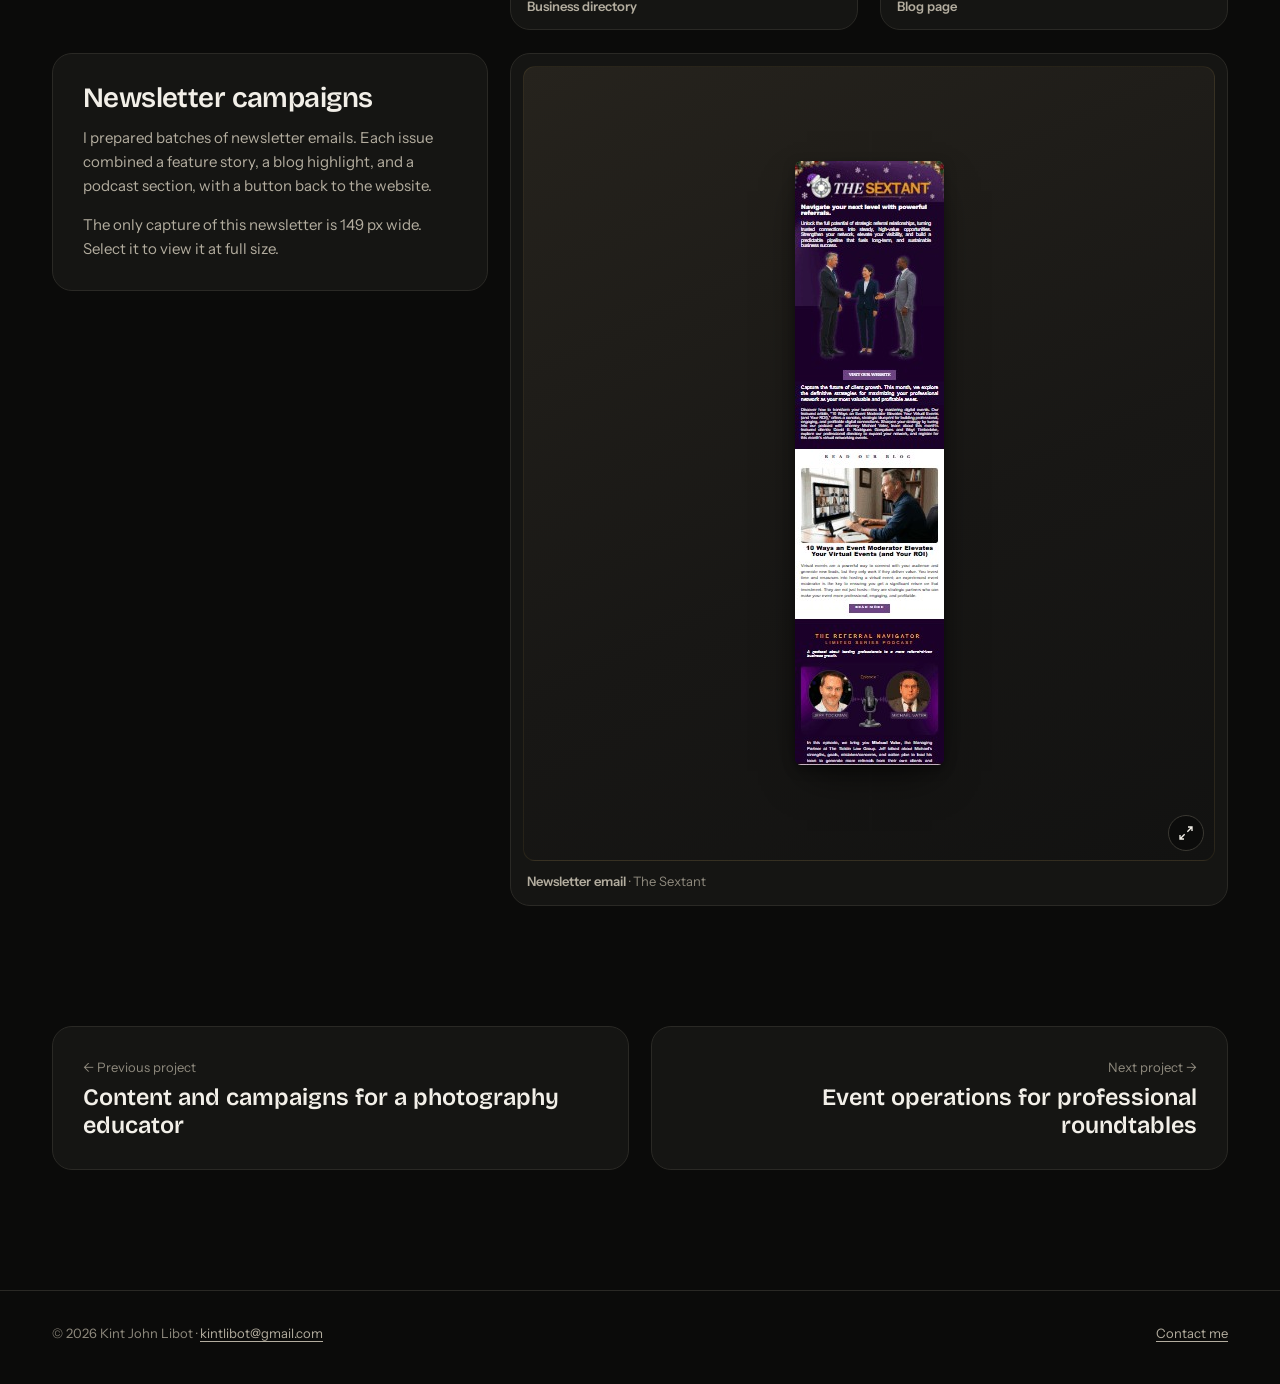
<file: work/referral-network.html>
<!doctype html>
<html lang="en">
<head>
  <meta charset="utf-8">
  <meta name="viewport" content="width=device-width, initial-scale=1">
  <title>Referral network websites and content — Kint John Libot</title>
  <meta name="description" content="Project: websites, a member directory, a blog page, and newsletter campaigns for The Referral Navigator and two attorney roundtables, by Kint John Libot.">
  <link rel="canonical" href="https://kintlibot-netizen.github.io/work/referral-network.html">
  <meta property="og:type" content="article">
  <meta property="og:title" content="Websites and content for a referral network — Kint John Libot">
  <meta property="og:description" content="Three websites, a member directory, a blog page, and newsletter batches.">
  <meta property="og:url" content="https://kintlibot-netizen.github.io/work/referral-network.html">
  <meta property="og:image" content="https://kintlibot-netizen.github.io/assets/img/web-referral-navigator-1347.jpg">
  <meta name="twitter:card" content="summary_large_image">
  <meta name="theme-color" content="#0b0b0a">
  <link rel="icon" href="../assets/img/favicon.svg" type="image/svg+xml">
  <link rel="icon" href="../assets/img/favicon-32.png" sizes="32x32" type="image/png">
  <link rel="apple-touch-icon" href="../assets/img/apple-touch-icon.png">
  <link rel="preconnect" href="https://fonts.googleapis.com">
  <link rel="preconnect" href="https://fonts.gstatic.com" crossorigin>
  <link rel="stylesheet" href="https://fonts.googleapis.com/css2?family=Bricolage+Grotesque:opsz,wght@12..96,500..600&family=Instrument+Sans:wght@400..600&display=swap">
  <link rel="stylesheet" href="../assets/css/site.css?v=7">
  <script>document.documentElement.classList.add('js')</script>
</head>
<body>
  <a class="skip" href="#main">Skip to content</a>
  <header class="site-header">
    <div class="wrap">
      <a class="brand" href="../index.html"><span class="brand-mark" aria-hidden="true">KJ</span>Kint John Libot</a>
      <button class="nav-toggle" type="button" aria-expanded="false" aria-controls="site-nav"><span class="nav-toggle-bars" aria-hidden="true"></span>Menu</button>
      <nav id="site-nav" class="site-nav" aria-label="Main">
        <ul class="nav-list">
          <li><a href="../index.html#services">Services</a></li>
          <li><a href="../index.html#work">Work</a></li>
          <li><a href="../index.html#experience">Experience</a></li>
          <li><a href="../index.html#about">About</a></li>
          <li><a href="../index.html#contact">Contact</a></li>
          <li><a class="btn btn--gold" href="../assets/files/Kint-John-Libot-Resume.pdf" download>Résumé <span class="visually-hidden">(PDF)</span></a></li>
        </ul>
      </nav>
    </div>
  </header>

  <main id="main" data-gallery>
    <section class="page-hero" aria-labelledby="page-title">
      <div class="wrap">
        <div class="page-hero-panel">
          <div class="page-hero-copy">
            <a class="back" href="../index.html#work"><span aria-hidden="true">←</span> All work</a>
            <h1 id="page-title">Websites and content for a referral network</h1>
            <p class="intro">As Marketing Virtual Assistant for The Referral Navigator, I designed and built websites for the network and two attorney roundtables, added a member directory and a blog page, and prepared batches of newsletter emails.</p>
            <dl class="facts">
              <div><dt>Client</dt><dd>The Referral Navigator</dd></div>
              <div><dt>Period</dt><dd>2023–2024</dd></div>
              <div><dt>Role</dt><dd>Marketing Virtual Assistant</dd></div>
              <div><dt>Also</dt><dd><a href="roundtable-events.html">Roundtable events</a>, LinkedIn outreach, executive assistance</dd></div>
              <div class="wide"><dt>Deliverables</dt><dd>3 websites · business directory · blog page · newsletter batches</dd></div>
            </dl>
          </div>
          <div class="page-hero-media">
            <a class="frame" data-lightbox href="../assets/img/web-referral-navigator-1347.jpg" data-title="TheReferralNavigator.com" data-caption="Home page of TheReferralNavigator.com."><img src="../assets/img/web-referral-navigator-1347.jpg" srcset="../assets/img/web-referral-navigator-800.jpg 800w, ../assets/img/web-referral-navigator-1347.jpg 1347w" sizes="(max-width: 900px) 92vw, 560px" width="1347" height="630" alt="TheReferralNavigator.com home page: purple-tinted photo of two professionals talking, the headline “More and better referrals,” and navigation for attendees, hosts, directory, events, and blog." fetchpriority="high"><span class="zoom-hint" aria-hidden="true"><svg viewBox="0 0 24 24" fill="none" stroke="currentColor" stroke-width="2"><path d="M15 3h6v6M9 21H3v-6M21 3l-7 7M3 21l7-7"/></svg></span></a>
          </div>
        </div>
      </div>
    </section>

    <div class="wrap">
      <section class="block" aria-labelledby="b-sites">
        <div class="card block-text">
          <h2 id="b-sites">Three websites</h2>
          <p>The network needed a public home and a separate site for each attorney roundtable. I designed and built all three.</p>
          <ul>
            <li>TheReferralNavigator.com: pages for attendees, hosts, the directory, events, and the blog</li>
            <li>AttorneyRainmakersRoundtable.com</li>
            <li>EsquireRoundtable.com</li>
          </ul>
        </div>
        <div class="block-media two">
          <figure class="card shot"><a class="frame" data-lightbox href="../assets/img/web-attorney-rainmakers-1350.jpg" data-title="AttorneyRainmakersRoundtable.com" data-caption="Website for the Attorney Rainmakers Roundtable."><img src="../assets/img/web-attorney-rainmakers-800.jpg" width="800" height="374" loading="lazy" alt="AttorneyRainmakersRoundtable.com: dark navy page describing the roundtable for successful attorneys."><span class="zoom-hint" aria-hidden="true"><svg viewBox="0 0 24 24" fill="none" stroke="currentColor" stroke-width="2"><path d="M15 3h6v6M9 21H3v-6M21 3l-7 7M3 21l7-7"/></svg></span></a><figcaption><b>AttorneyRainmakersRoundtable.com</b></figcaption></figure>
          <figure class="card shot"><a class="frame" data-lightbox href="../assets/img/web-esquire-1349.jpg" data-title="EsquireRoundtable.com" data-caption="Website for the Esquire Roundtable."><img src="../assets/img/web-esquire-800.jpg" width="800" height="374" loading="lazy" alt="EsquireRoundtable.com: dark navy page with a “Why attorneys should join” section and a photo of a lawyer at a desk."><span class="zoom-hint" aria-hidden="true"><svg viewBox="0 0 24 24" fill="none" stroke="currentColor" stroke-width="2"><path d="M15 3h6v6M9 21H3v-6M21 3l-7 7M3 21l7-7"/></svg></span></a><figcaption><b>EsquireRoundtable.com</b></figcaption></figure>
        </div>
      </section>

      <section class="block" id="directory" aria-labelledby="b-dir">
        <div class="card block-text">
          <h2 id="b-dir">Directory and blog</h2>
          <p>I added a business directory, where members appear with a photo, name, and contact links, and a blog page with a consistent card for each article.</p>
          <p>These are the only captures of the two pages, so they’re shown at their original size.</p>
        </div>
        <div class="block-media two">
          <figure class="card shot"><a class="frame tall" data-lightbox href="../assets/img/web-directory-318.jpg" data-title="Business directory" data-caption="Member directory page. The original capture is 318 px wide."><img src="../assets/img/web-directory-318.jpg" width="318" height="628" loading="lazy" alt="Business directory page: a grid of member headshots with names and contact icons."><span class="zoom-hint" aria-hidden="true"><svg viewBox="0 0 24 24" fill="none" stroke="currentColor" stroke-width="2"><path d="M15 3h6v6M9 21H3v-6M21 3l-7 7M3 21l7-7"/></svg></span></a><figcaption><b>Business directory</b></figcaption></figure>
          <figure class="card shot"><a class="frame tall" data-lightbox href="../assets/img/web-blog-315.jpg" data-title="Blog page" data-caption="Blog page. The original capture is 315 px wide."><img src="../assets/img/web-blog-315.jpg" width="315" height="525" loading="lazy" alt="Blog page: a grid of article cards with photos of professionals and short excerpts."><span class="zoom-hint" aria-hidden="true"><svg viewBox="0 0 24 24" fill="none" stroke="currentColor" stroke-width="2"><path d="M15 3h6v6M9 21H3v-6M21 3l-7 7M3 21l7-7"/></svg></span></a><figcaption><b>Blog page</b></figcaption></figure>
        </div>
      </section>

      <section class="block" id="newsletter" aria-labelledby="b-news">
        <div class="card block-text">
          <h2 id="b-news">Newsletter campaigns</h2>
          <p>I prepared batches of newsletter emails. Each issue combined a feature story, a blog highlight, and a podcast section, with a button back to the website.</p>
          <p>The only capture of this newsletter is 149 px wide. Select it to view it at full size.</p>
        </div>
        <div class="block-media">
          <figure class="card shot"><a class="frame tall" data-lightbox href="../assets/img/email-newsletter-149.jpg" data-title="Newsletter campaign" data-caption="One email from a newsletter batch. The original capture is 149 px wide."><img src="../assets/img/email-newsletter-149.jpg" width="149" height="604" loading="lazy" alt="Newsletter email with The Sextant header, a feature story, a blog highlight about event moderators, and a podcast section."><span class="zoom-hint" aria-hidden="true"><svg viewBox="0 0 24 24" fill="none" stroke="currentColor" stroke-width="2"><path d="M15 3h6v6M9 21H3v-6M21 3l-7 7M3 21l7-7"/></svg></span></a><figcaption><b>Newsletter email</b> · The Sextant</figcaption></figure>
        </div>
      </section>

      <nav class="next-nav" aria-label="More projects">
        <a class="card" href="photo-mentorship.html"><span>← Previous project</span><strong>Content and campaigns for a photography educator</strong></a>
        <a class="card next" href="roundtable-events.html"><span>Next project →</span><strong>Event operations for professional roundtables</strong></a>
      </nav>
    </div>
  </main>

  <footer class="site-footer">
    <div class="wrap">
      <p>© 2026 Kint John Libot · <a href="mailto:kintlibot@gmail.com">kintlibot@gmail.com</a></p>
      <p><a href="../index.html#contact">Contact me</a></p>
    </div>
  </footer>
  <script src="../assets/js/site.js?v=7" defer></script>
</body>
</html>
</file>
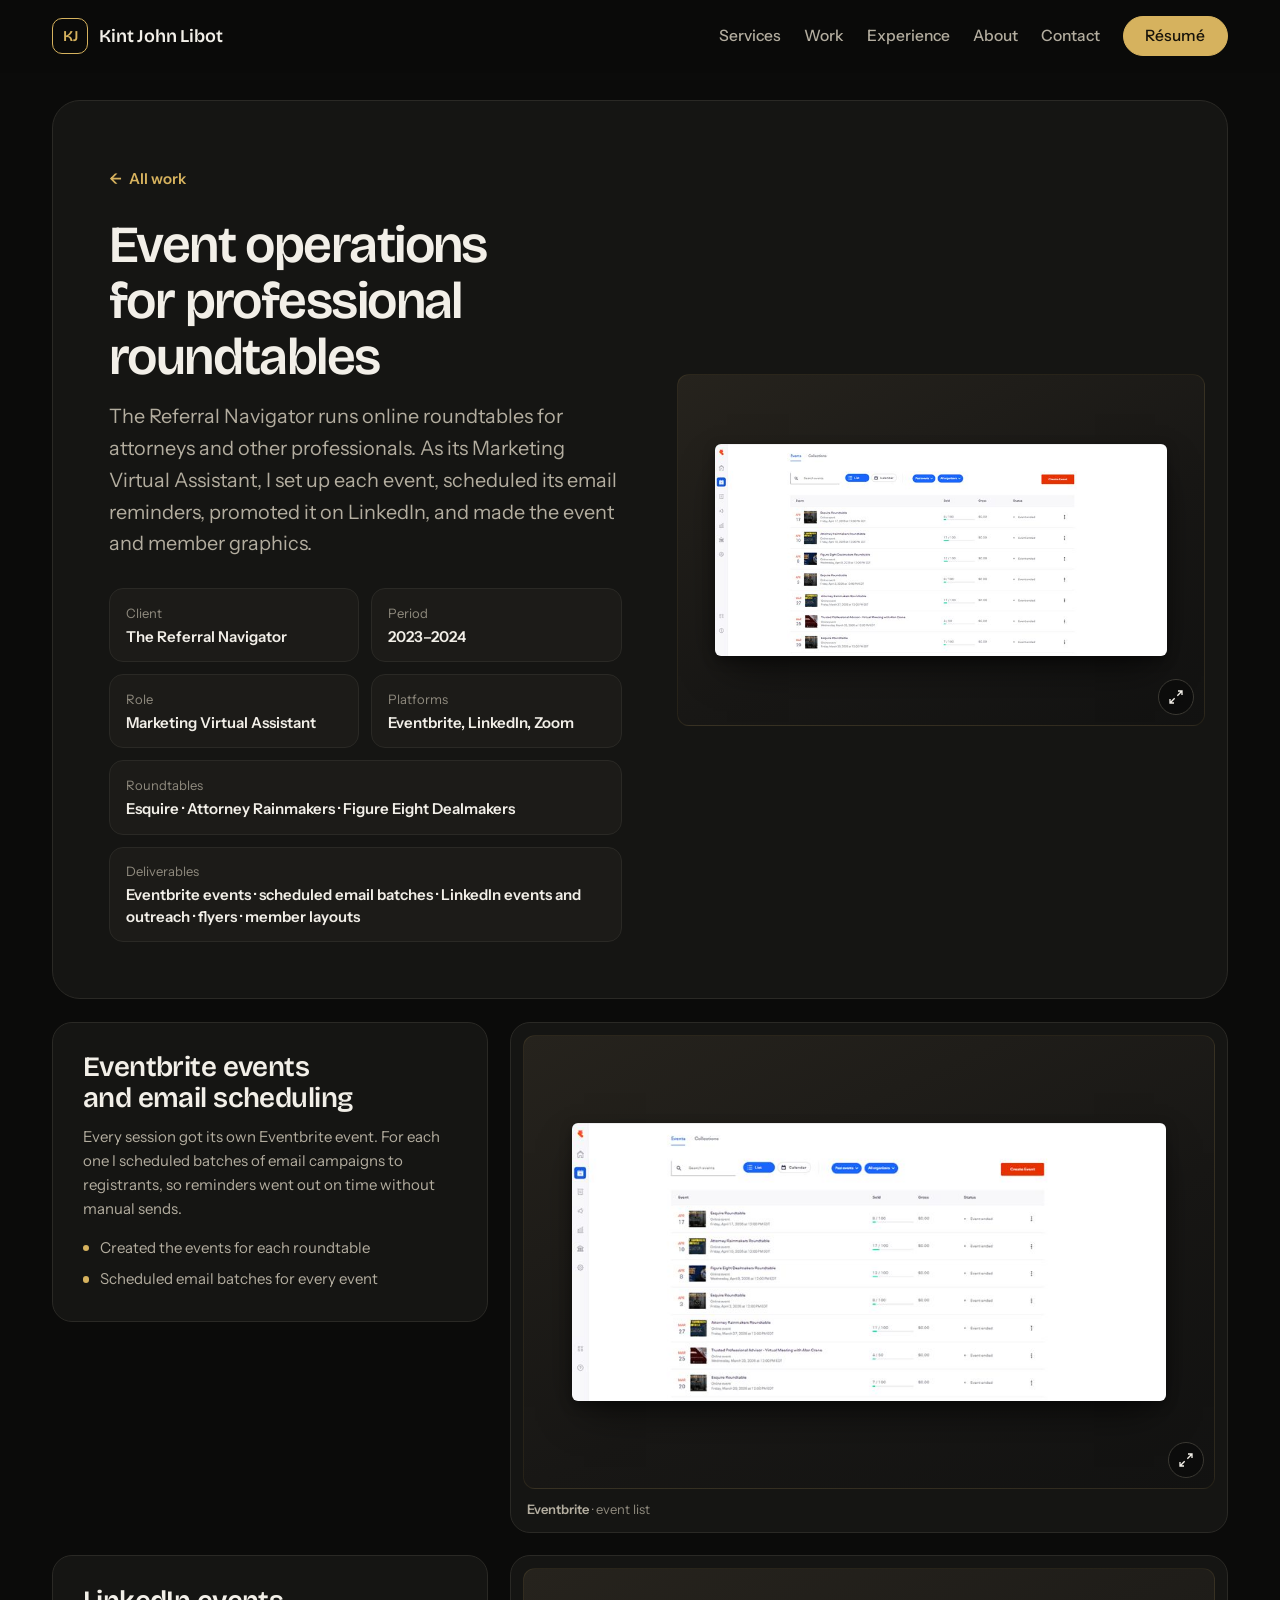
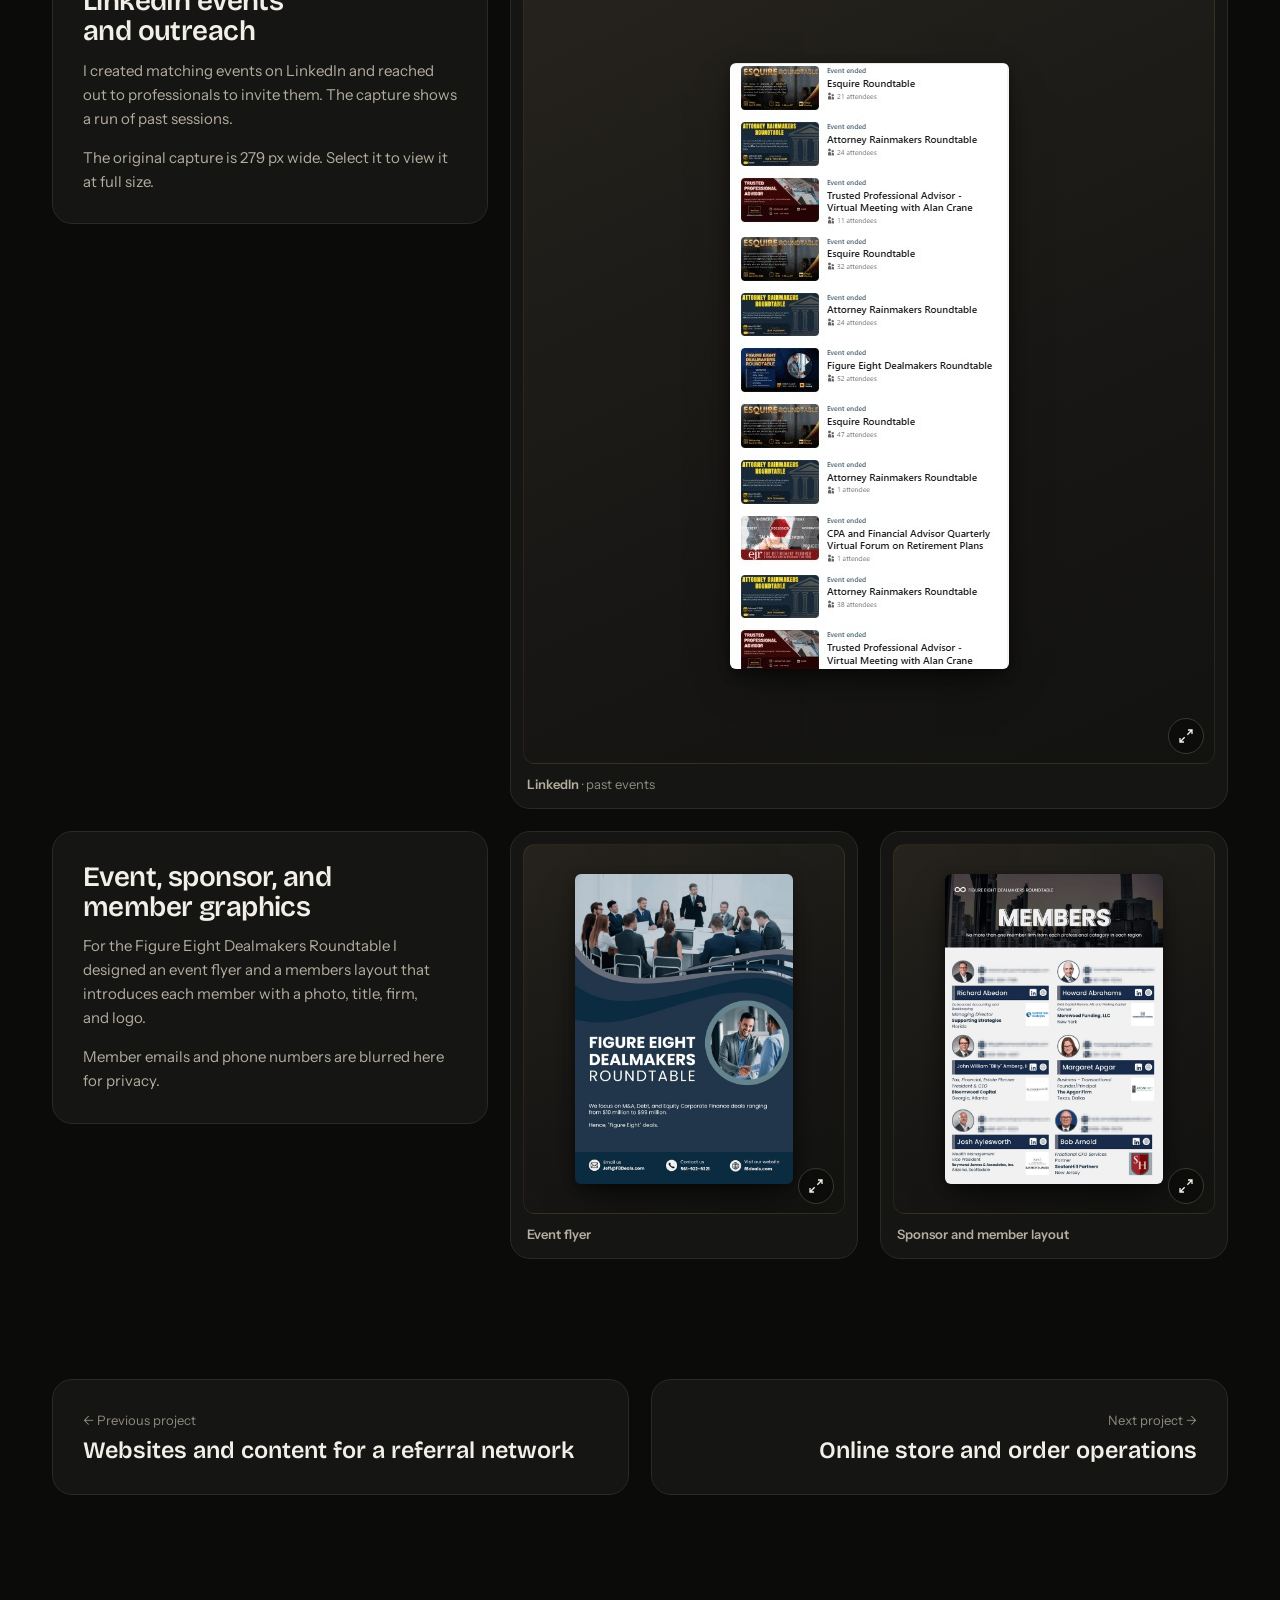
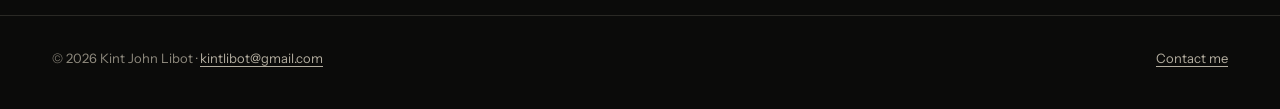
<file: work/roundtable-events.html>
<!doctype html>
<html lang="en">
<head>
  <meta charset="utf-8">
  <meta name="viewport" content="width=device-width, initial-scale=1">
  <title>Roundtable event operations — Kint John Libot</title>
  <meta name="description" content="Project: Eventbrite events, scheduled email campaigns, LinkedIn events and outreach, and event graphics for online professional roundtables, by Kint John Libot.">
  <link rel="canonical" href="https://kintlibot-netizen.github.io/work/roundtable-events.html">
  <meta property="og:type" content="article">
  <meta property="og:title" content="Event operations for professional roundtables — Kint John Libot">
  <meta property="og:description" content="Eventbrite setup, scheduled emails, LinkedIn events and outreach, flyers, and member layouts.">
  <meta property="og:url" content="https://kintlibot-netizen.github.io/work/roundtable-events.html">
  <meta property="og:image" content="https://kintlibot-netizen.github.io/assets/img/event-eventbrite-list-1350.jpg">
  <meta name="twitter:card" content="summary_large_image">
  <meta name="theme-color" content="#0b0b0a">
  <link rel="icon" href="../assets/img/favicon.svg" type="image/svg+xml">
  <link rel="icon" href="../assets/img/favicon-32.png" sizes="32x32" type="image/png">
  <link rel="apple-touch-icon" href="../assets/img/apple-touch-icon.png">
  <link rel="preconnect" href="https://fonts.googleapis.com">
  <link rel="preconnect" href="https://fonts.gstatic.com" crossorigin>
  <link rel="stylesheet" href="https://fonts.googleapis.com/css2?family=Bricolage+Grotesque:opsz,wght@12..96,500..600&family=Instrument+Sans:wght@400..600&display=swap">
  <link rel="stylesheet" href="../assets/css/site.css?v=7">
  <script>document.documentElement.classList.add('js')</script>
</head>
<body>
  <a class="skip" href="#main">Skip to content</a>
  <header class="site-header">
    <div class="wrap">
      <a class="brand" href="../index.html"><span class="brand-mark" aria-hidden="true">KJ</span>Kint John Libot</a>
      <button class="nav-toggle" type="button" aria-expanded="false" aria-controls="site-nav"><span class="nav-toggle-bars" aria-hidden="true"></span>Menu</button>
      <nav id="site-nav" class="site-nav" aria-label="Main">
        <ul class="nav-list">
          <li><a href="../index.html#services">Services</a></li>
          <li><a href="../index.html#work">Work</a></li>
          <li><a href="../index.html#experience">Experience</a></li>
          <li><a href="../index.html#about">About</a></li>
          <li><a href="../index.html#contact">Contact</a></li>
          <li><a class="btn btn--gold" href="../assets/files/Kint-John-Libot-Resume.pdf" download>Résumé <span class="visually-hidden">(PDF)</span></a></li>
        </ul>
      </nav>
    </div>
  </header>

  <main id="main" data-gallery>
    <section class="page-hero" aria-labelledby="page-title">
      <div class="wrap">
        <div class="page-hero-panel">
          <div class="page-hero-copy">
            <a class="back" href="../index.html#work"><span aria-hidden="true">←</span> All work</a>
            <h1 id="page-title">Event operations for professional roundtables</h1>
            <p class="intro">The Referral Navigator runs online roundtables for attorneys and other professionals. As its Marketing Virtual Assistant, I set up each event, scheduled its email reminders, promoted it on LinkedIn, and made the event and member graphics.</p>
            <dl class="facts">
              <div><dt>Client</dt><dd>The Referral Navigator</dd></div>
              <div><dt>Period</dt><dd>2023–2024</dd></div>
              <div><dt>Role</dt><dd>Marketing Virtual Assistant</dd></div>
              <div><dt>Platforms</dt><dd>Eventbrite, LinkedIn, Zoom</dd></div>
              <div class="wide"><dt>Roundtables</dt><dd>Esquire · Attorney Rainmakers · Figure Eight Dealmakers</dd></div>
              <div class="wide"><dt>Deliverables</dt><dd>Eventbrite events · scheduled email batches · LinkedIn events and outreach · flyers · member layouts</dd></div>
            </dl>
          </div>
          <div class="page-hero-media">
            <a class="frame" data-lightbox href="../assets/img/event-eventbrite-list-1350.jpg" data-title="Eventbrite events" data-caption="Past roundtable events in Eventbrite."><img src="../assets/img/event-eventbrite-list-1350.jpg" srcset="../assets/img/event-eventbrite-list-800.jpg 800w, ../assets/img/event-eventbrite-list-1350.jpg 1350w" sizes="(max-width: 900px) 92vw, 560px" width="1350" height="633" alt="Eventbrite event list of online roundtables in March and April 2026: Esquire, Attorney Rainmakers, Figure Eight Dealmakers, and a Trusted Professional Advisor meeting." fetchpriority="high"><span class="zoom-hint" aria-hidden="true"><svg viewBox="0 0 24 24" fill="none" stroke="currentColor" stroke-width="2"><path d="M15 3h6v6M9 21H3v-6M21 3l-7 7M3 21l7-7"/></svg></span></a>
          </div>
        </div>
      </div>
    </section>

    <div class="wrap">
      <section class="block" aria-labelledby="b-eb">
        <div class="card block-text">
          <h2 id="b-eb">Eventbrite events and email scheduling</h2>
          <p>Every session got its own Eventbrite event. For each one I scheduled batches of email campaigns to registrants, so reminders went out on time without manual sends.</p>
          <ul>
            <li>Created the events for each roundtable</li>
            <li>Scheduled email batches for every event</li>
          </ul>
        </div>
        <div class="block-media">
          <figure class="card shot"><a class="frame" data-lightbox href="../assets/img/event-eventbrite-list-1350.jpg" data-title="Eventbrite event list" data-caption="Recurring roundtable events in Eventbrite."><img src="../assets/img/event-eventbrite-list-800.jpg" width="800" height="375" loading="lazy" alt="Eventbrite event list showing Esquire, Attorney Rainmakers, and Figure Eight Dealmakers roundtables."><span class="zoom-hint" aria-hidden="true"><svg viewBox="0 0 24 24" fill="none" stroke="currentColor" stroke-width="2"><path d="M15 3h6v6M9 21H3v-6M21 3l-7 7M3 21l7-7"/></svg></span></a><figcaption><b>Eventbrite</b> · event list</figcaption></figure>
        </div>
      </section>

      <section class="block" id="linkedin" aria-labelledby="b-li">
        <div class="card block-text">
          <h2 id="b-li">LinkedIn events and outreach</h2>
          <p>I created matching events on LinkedIn and reached out to professionals to invite them. The capture shows a run of past sessions.</p>
          <p>The original capture is 279 px wide. Select it to view it at full size.</p>
        </div>
        <div class="block-media">
          <figure class="card shot"><a class="frame tall" data-lightbox href="../assets/img/event-linkedin-279.jpg" data-title="LinkedIn events" data-caption="Past roundtable events on LinkedIn. The original capture is 279 px wide."><img src="../assets/img/event-linkedin-279.jpg" width="279" height="606" loading="lazy" alt="LinkedIn events list: past Esquire, Attorney Rainmakers, Figure Eight Dealmakers, and Trusted Professional Advisor events with attendee counts."><span class="zoom-hint" aria-hidden="true"><svg viewBox="0 0 24 24" fill="none" stroke="currentColor" stroke-width="2"><path d="M15 3h6v6M9 21H3v-6M21 3l-7 7M3 21l7-7"/></svg></span></a><figcaption><b>LinkedIn</b> · past events</figcaption></figure>
        </div>
      </section>

      <section class="block" id="design" aria-labelledby="b-design">
        <div class="card block-text">
          <h2 id="b-design">Event, sponsor, and member graphics</h2>
          <p>For the Figure Eight Dealmakers Roundtable I designed an event flyer and a members layout that introduces each member with a photo, title, firm, and logo.</p>
          <p>Member emails and phone numbers are blurred here for privacy.</p>
        </div>
        <div class="block-media two">
          <figure class="card shot"><a class="frame tall" data-lightbox href="../assets/img/event-layout-1414.jpg" data-title="Event flyer" data-caption="Flyer for the Figure Eight Dealmakers Roundtable."><img src="../assets/img/event-layout-700.jpg" width="700" height="990" loading="lazy" alt="Flyer for the Figure Eight Dealmakers Roundtable: meeting-room photo, title, and contact details."><span class="zoom-hint" aria-hidden="true"><svg viewBox="0 0 24 24" fill="none" stroke="currentColor" stroke-width="2"><path d="M15 3h6v6M9 21H3v-6M21 3l-7 7M3 21l7-7"/></svg></span></a><figcaption><b>Event flyer</b></figcaption></figure>
          <figure class="card shot"><a class="frame tall" data-lightbox href="../assets/img/event-members-1414.jpg" data-title="Members layout" data-caption="Members layout. Emails and phone numbers are blurred for privacy."><img src="../assets/img/event-members-700.jpg" width="700" height="990" loading="lazy" alt="Members layout: six member profiles with photos, names, titles, firms, and logos."><span class="zoom-hint" aria-hidden="true"><svg viewBox="0 0 24 24" fill="none" stroke="currentColor" stroke-width="2"><path d="M15 3h6v6M9 21H3v-6M21 3l-7 7M3 21l7-7"/></svg></span></a><figcaption><b>Sponsor and member layout</b></figcaption></figure>
        </div>
      </section>

      <nav class="next-nav" aria-label="More projects">
        <a class="card" href="referral-network.html"><span>← Previous project</span><strong>Websites and content for a referral network</strong></a>
        <a class="card next" href="top-tier-print.html"><span>Next project →</span><strong>Online store and order operations</strong></a>
      </nav>
    </div>
  </main>

  <footer class="site-footer">
    <div class="wrap">
      <p>© 2026 Kint John Libot · <a href="mailto:kintlibot@gmail.com">kintlibot@gmail.com</a></p>
      <p><a href="../index.html#contact">Contact me</a></p>
    </div>
  </footer>
  <script src="../assets/js/site.js?v=7" defer></script>
</body>
</html>
</file>
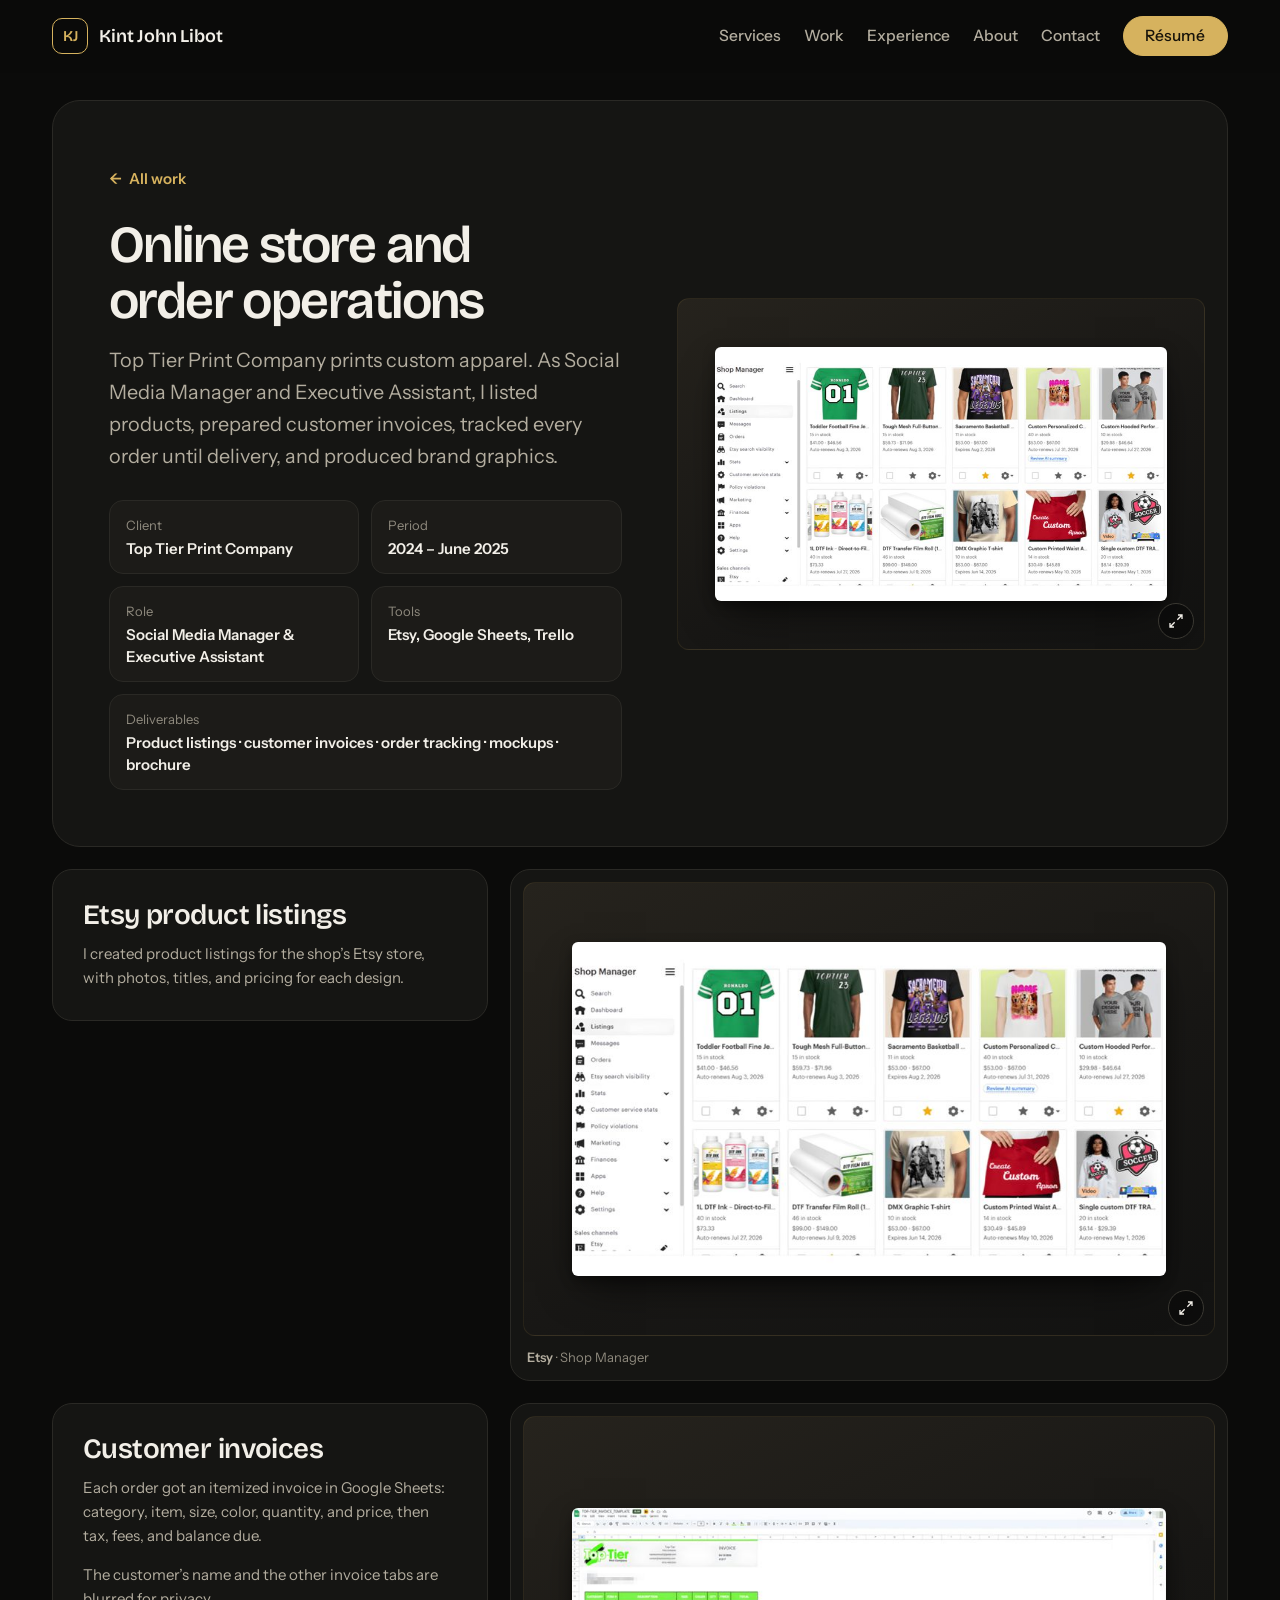
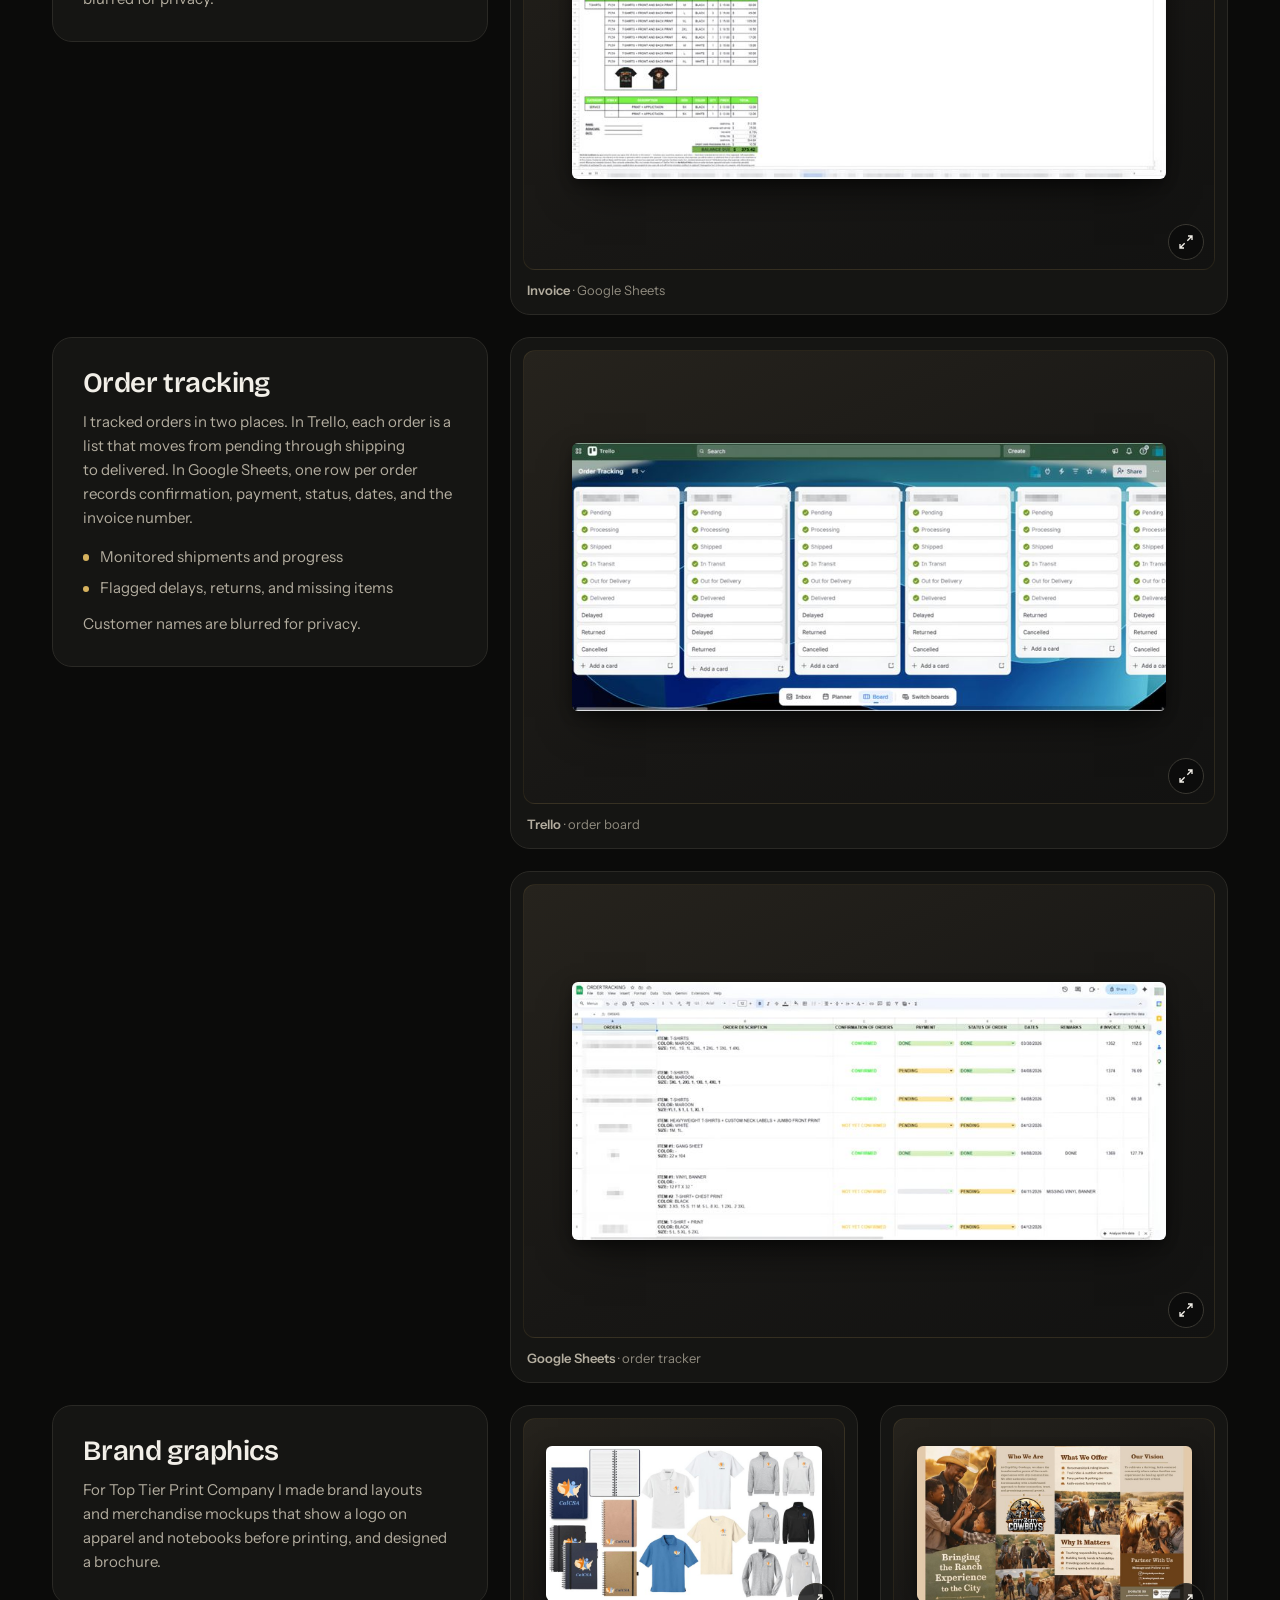
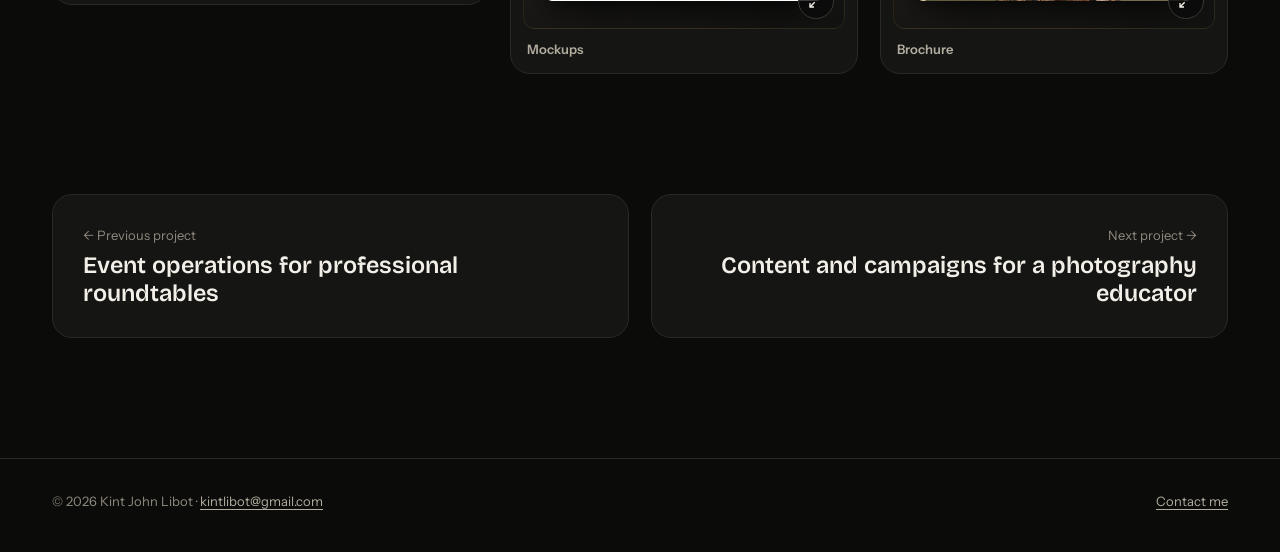
<file: work/top-tier-print.html>
<!doctype html>
<html lang="en">
<head>
  <meta charset="utf-8">
  <meta name="viewport" content="width=device-width, initial-scale=1">
  <title>Online store and order operations — Kint John Libot</title>
  <meta name="description" content="Project: Etsy product listings, customer invoices, order tracking in Trello and Google Sheets, and brand graphics for Top Tier Print Company, by Kint John Libot.">
  <link rel="canonical" href="https://kintlibot-netizen.github.io/work/top-tier-print.html">
  <meta property="og:type" content="article">
  <meta property="og:title" content="Online store and order operations — Kint John Libot">
  <meta property="og:description" content="Etsy listings, invoices, order tracking, and brand graphics for a custom print shop.">
  <meta property="og:url" content="https://kintlibot-netizen.github.io/work/top-tier-print.html">
  <meta property="og:image" content="https://kintlibot-netizen.github.io/assets/img/shop-etsy-1280.jpg">
  <meta name="twitter:card" content="summary_large_image">
  <meta name="theme-color" content="#0b0b0a">
  <link rel="icon" href="../assets/img/favicon.svg" type="image/svg+xml">
  <link rel="icon" href="../assets/img/favicon-32.png" sizes="32x32" type="image/png">
  <link rel="apple-touch-icon" href="../assets/img/apple-touch-icon.png">
  <link rel="preconnect" href="https://fonts.googleapis.com">
  <link rel="preconnect" href="https://fonts.gstatic.com" crossorigin>
  <link rel="stylesheet" href="https://fonts.googleapis.com/css2?family=Bricolage+Grotesque:opsz,wght@12..96,500..600&family=Instrument+Sans:wght@400..600&display=swap">
  <link rel="stylesheet" href="../assets/css/site.css?v=7">
  <script>document.documentElement.classList.add('js')</script>
</head>
<body>
  <a class="skip" href="#main">Skip to content</a>
  <header class="site-header">
    <div class="wrap">
      <a class="brand" href="../index.html"><span class="brand-mark" aria-hidden="true">KJ</span>Kint John Libot</a>
      <button class="nav-toggle" type="button" aria-expanded="false" aria-controls="site-nav"><span class="nav-toggle-bars" aria-hidden="true"></span>Menu</button>
      <nav id="site-nav" class="site-nav" aria-label="Main">
        <ul class="nav-list">
          <li><a href="../index.html#services">Services</a></li>
          <li><a href="../index.html#work">Work</a></li>
          <li><a href="../index.html#experience">Experience</a></li>
          <li><a href="../index.html#about">About</a></li>
          <li><a href="../index.html#contact">Contact</a></li>
          <li><a class="btn btn--gold" href="../assets/files/Kint-John-Libot-Resume.pdf" download>Résumé <span class="visually-hidden">(PDF)</span></a></li>
        </ul>
      </nav>
    </div>
  </header>

  <main id="main" data-gallery>
    <section class="page-hero" aria-labelledby="page-title">
      <div class="wrap">
        <div class="page-hero-panel">
          <div class="page-hero-copy">
            <a class="back" href="../index.html#work"><span aria-hidden="true">←</span> All work</a>
            <h1 id="page-title">Online store and order operations</h1>
            <p class="intro">Top Tier Print Company prints custom apparel. As Social Media Manager and Executive Assistant, I listed products, prepared customer invoices, tracked every order until delivery, and produced brand graphics.</p>
            <dl class="facts">
              <div><dt>Client</dt><dd>Top Tier Print Company</dd></div>
              <div><dt>Period</dt><dd>2024 – June 2025</dd></div>
              <div><dt>Role</dt><dd>Social Media Manager &amp; Executive Assistant</dd></div>
              <div><dt>Tools</dt><dd>Etsy, Google Sheets, Trello</dd></div>
              <div class="wide"><dt>Deliverables</dt><dd>Product listings · customer invoices · order tracking · mockups · brochure</dd></div>
            </dl>
          </div>
          <div class="page-hero-media">
            <a class="frame" data-lightbox href="../assets/img/shop-etsy-1280.jpg" data-title="Etsy product listings" data-caption="Product listings in Etsy Shop Manager."><img src="../assets/img/shop-etsy-1280.jpg" srcset="../assets/img/shop-etsy-800.jpg 800w, ../assets/img/shop-etsy-1280.jpg 1280w" sizes="(max-width: 900px) 92vw, 560px" width="1280" height="720" alt="Etsy Shop Manager listing grid with custom T-shirts, jerseys, and printed apparel." fetchpriority="high"><span class="zoom-hint" aria-hidden="true"><svg viewBox="0 0 24 24" fill="none" stroke="currentColor" stroke-width="2"><path d="M15 3h6v6M9 21H3v-6M21 3l-7 7M3 21l7-7"/></svg></span></a>
          </div>
        </div>
      </div>
    </section>

    <div class="wrap">
      <section class="block" aria-labelledby="b-etsy">
        <div class="card block-text">
          <h2 id="b-etsy">Etsy product listings</h2>
          <p>I created product listings for the shop’s Etsy store, with photos, titles, and pricing for each design.</p>
        </div>
        <div class="block-media">
          <figure class="card shot"><a class="frame" data-lightbox href="../assets/img/shop-etsy-1280.jpg" data-title="Etsy product listings" data-caption="Product listings in Etsy Shop Manager."><img src="../assets/img/shop-etsy-800.jpg" width="800" height="450" loading="lazy" alt="Etsy Shop Manager listing grid with custom T-shirts and jerseys."><span class="zoom-hint" aria-hidden="true"><svg viewBox="0 0 24 24" fill="none" stroke="currentColor" stroke-width="2"><path d="M15 3h6v6M9 21H3v-6M21 3l-7 7M3 21l7-7"/></svg></span></a><figcaption><b>Etsy</b> · Shop Manager</figcaption></figure>
        </div>
      </section>

      <section class="block" id="invoices" aria-labelledby="b-inv">
        <div class="card block-text">
          <h2 id="b-inv">Customer invoices</h2>
          <p>Each order got an itemized invoice in Google Sheets: category, item, size, color, quantity, and price, then tax, fees, and balance due.</p>
          <p>The customer’s name and the other invoice tabs are blurred for privacy.</p>
        </div>
        <div class="block-media">
          <figure class="card shot"><a class="frame" data-lightbox href="../assets/img/shop-invoice-1280.jpg" data-title="Customer invoice" data-caption="Invoice in Google Sheets. Customer details are blurred for privacy."><img src="../assets/img/shop-invoice-800.jpg" width="800" height="365" loading="lazy" alt="Top Tier Print Company invoice in Google Sheets with itemized T-shirt orders by size and color, print services, and a balance due of $375.42."><span class="zoom-hint" aria-hidden="true"><svg viewBox="0 0 24 24" fill="none" stroke="currentColor" stroke-width="2"><path d="M15 3h6v6M9 21H3v-6M21 3l-7 7M3 21l7-7"/></svg></span></a><figcaption><b>Invoice</b> · Google Sheets</figcaption></figure>
        </div>
      </section>

      <section class="block" id="tracking" aria-labelledby="b-track">
        <div class="card block-text">
          <h2 id="b-track">Order tracking</h2>
          <p>I tracked orders in two places. In Trello, each order is a list that moves from pending through shipping to delivered. In Google Sheets, one row per order records confirmation, payment, status, dates, and the invoice number.</p>
          <ul>
            <li>Monitored shipments and progress</li>
            <li>Flagged delays, returns, and missing items</li>
          </ul>
          <p style="margin-top:0.75rem">Customer names are blurred for privacy.</p>
        </div>
        <div class="block-media">
          <figure class="card shot"><a class="frame" data-lightbox href="../assets/img/ops-trello-1280.jpg" data-title="Order tracking in Trello" data-caption="One list per order, from pending to delivered. Customer names are blurred."><img src="../assets/img/ops-trello-800.jpg" width="800" height="361" loading="lazy" alt="Trello board titled Order Tracking, with one list per order and cards for Pending, Processing, Shipped, In Transit, Out for Delivery, Delivered, Delayed, Returned, and Cancelled."><span class="zoom-hint" aria-hidden="true"><svg viewBox="0 0 24 24" fill="none" stroke="currentColor" stroke-width="2"><path d="M15 3h6v6M9 21H3v-6M21 3l-7 7M3 21l7-7"/></svg></span></a><figcaption><b>Trello</b> · order board</figcaption></figure>
          <figure class="card shot"><a class="frame" data-lightbox href="../assets/img/ops-sheets-1280.jpg" data-title="Order tracking in Google Sheets" data-caption="Order details, confirmation, payment, status, dates, and invoice numbers. Customer names are blurred."><img src="../assets/img/ops-sheets-800.jpg" width="800" height="349" loading="lazy" alt="Google Sheets order tracker with columns for order description, confirmation, payment, status, dates, remarks, invoice number, and total."><span class="zoom-hint" aria-hidden="true"><svg viewBox="0 0 24 24" fill="none" stroke="currentColor" stroke-width="2"><path d="M15 3h6v6M9 21H3v-6M21 3l-7 7M3 21l7-7"/></svg></span></a><figcaption><b>Google Sheets</b> · order tracker</figcaption></figure>
        </div>
      </section>

      <section class="block" id="design" aria-labelledby="b-design">
        <div class="card block-text">
          <h2 id="b-design">Brand graphics</h2>
          <p>For Top Tier Print Company I made brand layouts and merchandise mockups that show a logo on apparel and notebooks before printing, and designed a brochure.</p>
        </div>
        <div class="block-media two">
          <figure class="card shot"><a class="frame" data-lightbox href="../assets/img/shop-mockups-1280.jpg" data-title="Brand layouts and mockups" data-caption="Merchandise mockups for Top Tier Print Company."><img src="../assets/img/shop-mockups-800.jpg" width="800" height="450" loading="lazy" alt="Merchandise mockups: notebooks, polo shirts, T-shirts, and jackets carrying a client logo."><span class="zoom-hint" aria-hidden="true"><svg viewBox="0 0 24 24" fill="none" stroke="currentColor" stroke-width="2"><path d="M15 3h6v6M9 21H3v-6M21 3l-7 7M3 21l7-7"/></svg></span></a><figcaption><b>Mockups</b></figcaption></figure>
          <figure class="card shot"><a class="frame" data-lightbox href="../assets/img/shop-brochure-1280.jpg" data-title="Brochure design" data-caption="Brochure design for Top Tier Print Company."><img src="../assets/img/shop-brochure-800.jpg" width="800" height="450" loading="lazy" alt="Brochure spread with western-themed photos and sections titled Who We Are, What We Offer, and Our Vision."><span class="zoom-hint" aria-hidden="true"><svg viewBox="0 0 24 24" fill="none" stroke="currentColor" stroke-width="2"><path d="M15 3h6v6M9 21H3v-6M21 3l-7 7M3 21l7-7"/></svg></span></a><figcaption><b>Brochure</b></figcaption></figure>
        </div>
      </section>

      <nav class="next-nav" aria-label="More projects">
        <a class="card" href="roundtable-events.html"><span>← Previous project</span><strong>Event operations for professional roundtables</strong></a>
        <a class="card next" href="photo-mentorship.html"><span>Next project →</span><strong>Content and campaigns for a photography educator</strong></a>
      </nav>
    </div>
  </main>

  <footer class="site-footer">
    <div class="wrap">
      <p>© 2026 Kint John Libot · <a href="mailto:kintlibot@gmail.com">kintlibot@gmail.com</a></p>
      <p><a href="../index.html#contact">Contact me</a></p>
    </div>
  </footer>
  <script src="../assets/js/site.js?v=7" defer></script>
</body>
</html>
</file>
<file: assets/css/site.css>
/* Kint John Libot — portfolio styles
   Dark, boxed system. All colours, type, radii and spacing are tokens in :root. */

:root {
  /* Colour roles */
  --bg: #0b0b0a;            /* page background */
  --card: #151513;          /* card surface */
  --card-2: #1c1b18;        /* raised surface, image wells */
  --line: #2a2925;          /* card borders, dividers */
  --line-strong: #3a3832;   /* hover borders, controls */
  --text: #f2efe8;          /* primary text */
  --text-2: #b3ad9f;        /* secondary text */
  --text-3: #8f8a7e;        /* tertiary labels */
  --gold: #d6b25e;          /* accent */
  --gold-strong: #e8c878;   /* accent hover */
  --gold-ink: #17130a;      /* text on gold */
  --gold-wash: rgba(214, 178, 94, 0.12);

  /* Type */
  --font-display: "Bricolage Grotesque", "Arial Narrow", Arial, sans-serif;
  --font-body: "Instrument Sans", "Helvetica Neue", Arial, sans-serif;
  --fs-hero: clamp(2rem, 1.4rem + 2.5vw, 3.5rem);
  --fs-h2: clamp(1.875rem, 1.45rem + 1.7vw, 2.875rem);
  --fs-h3: clamp(1.25rem, 1.15rem + 0.4vw, 1.5rem);
  --fs-lead: clamp(1.0625rem, 1rem + 0.3vw, 1.25rem);
  --fs-body: 1.0625rem;
  --fs-small: 0.9375rem;
  --fs-label: 0.8125rem;

  /* Shape and space */
  --radius: 20px;           /* cards and panels */
  --radius-frame: 12px;     /* image frames inside cards */
  --pad: clamp(1.25rem, 0.9rem + 1.2vw, 2rem);
  --gap: clamp(1rem, 0.75rem + 0.8vw, 1.5rem);
  --gutter: clamp(1rem, 0.5rem + 2vw, 2rem);
  --section: clamp(4rem, 3rem + 4vw, 7rem);
  --max: 1240px;
  --header-h: 4.5rem;

  /* Motion */
  --fast: 180ms;
  --med: 280ms;
  --ease: cubic-bezier(0.2, 0.7, 0.2, 1);
}

*, *::before, *::after { box-sizing: border-box; }
html {
  -webkit-text-size-adjust: 100%;
  text-size-adjust: 100%;
  scroll-padding-top: calc(var(--header-h) + 1rem);
  color-scheme: dark;
}
@media (prefers-reduced-motion: no-preference) { html { scroll-behavior: smooth; } }

body {
  margin: 0;
  background: var(--bg);
  color: var(--text);
  font-family: var(--font-body);
  font-size: var(--fs-body);
  line-height: 1.6;
  -webkit-font-smoothing: antialiased;
  overflow-wrap: break-word;
  overflow-x: clip;
}
img { display: block; max-width: 100%; height: auto; }
[hidden] { display: none !important; }
::selection { background: var(--gold); color: var(--gold-ink); }

h1, h2, h3, h4 { margin: 0; font-family: var(--font-display); font-weight: 600; line-height: 1.08; letter-spacing: -0.02em; text-wrap: balance; }
p { margin: 0 0 1em; text-wrap: pretty; }
p:last-child { margin-bottom: 0; }
ul, ol, dl, dd { margin: 0; padding: 0; }
li { list-style: none; }

a { color: var(--gold); text-decoration-line: underline; text-decoration-thickness: 1px; text-underline-offset: 0.2em; transition: color var(--fast) var(--ease); }
a:hover { color: var(--gold-strong); }
:focus-visible { outline: 2px solid var(--gold); outline-offset: 3px; }

.wrap { width: 100%; max-width: var(--max); margin-inline: auto; padding-inline: var(--gutter); }
.visually-hidden { position: absolute !important; width: 1px; height: 1px; overflow: hidden; clip: rect(0 0 0 0); white-space: nowrap; }

.skip { position: absolute; left: 1rem; top: -4rem; z-index: 100; background: var(--gold); color: var(--gold-ink); padding: 0.75rem 1rem; border-radius: 999px; font-weight: 600; text-decoration: none; }
.skip:focus { top: 1rem; color: var(--gold-ink); }

/* ───────── Shared pieces ───────── */
.label { display: inline-flex; align-items: center; gap: 0.5rem; font-size: var(--fs-label); font-weight: 600; letter-spacing: 0.02em; color: var(--gold); }
.label::before { content: ""; width: 1.25rem; height: 1px; background: currentColor; }

.card {
  background: var(--card);
  border: 1px solid var(--line);
  border-radius: var(--radius);
  padding: var(--pad);
}

.btn {
  display: inline-flex; align-items: center; justify-content: center; gap: 0.55em;
  min-height: 3rem; padding: 0.7rem 1.35rem;
  font: 600 1rem/1.2 var(--font-body);
  border-radius: 999px; border: 1px solid var(--line-strong);
  background: transparent; color: var(--text); text-decoration: none; cursor: pointer;
  transition: background-color var(--fast) var(--ease), border-color var(--fast) var(--ease), color var(--fast) var(--ease), transform var(--fast) var(--ease);
}
.btn:hover { border-color: var(--gold); color: var(--text); }
.btn:active { transform: translateY(1px); }
.btn--gold { background: var(--gold); border-color: var(--gold); color: var(--gold-ink); }
.btn--gold:hover { background: var(--gold-strong); border-color: var(--gold-strong); color: var(--gold-ink); }
.btn--small { min-height: 2.5rem; padding: 0.5rem 1rem; font-size: var(--fs-small); }
.btn svg { width: 1em; height: 1em; flex: none; }
.btn .arrow { transition: transform var(--fast) var(--ease); }
.btn:hover .arrow { transform: translateX(3px); }

.text-link { font-weight: 600; text-decoration: none; display: inline-flex; align-items: center; gap: 0.4em; min-height: 44px; }
.text-link .arrow { transition: transform var(--fast) var(--ease); }
.text-link:hover .arrow { transform: translateX(3px); }

/* Image frame: a fixed-ratio well that shows the whole original */
.frame {
  position: relative; display: block;
  aspect-ratio: 4 / 3;
  background: var(--card-2);
  border: 1px solid var(--line);
  border-radius: var(--radius-frame);
  overflow: hidden;
}
.frame img { width: 100%; height: 100%; object-fit: scale-down; padding: clamp(0.5rem, 1.5vw, 0.875rem); }
.frame--cover img { object-fit: cover; padding: 0; }
.zoom-hint {
  position: absolute; right: 0.6rem; bottom: 0.6rem;
  display: inline-flex; align-items: center; justify-content: center;
  width: 2.25rem; height: 2.25rem; border-radius: 999px;
  background: rgba(11, 11, 10, 0.8); border: 1px solid var(--line-strong); color: var(--text);
  transition: background-color var(--fast) var(--ease), color var(--fast) var(--ease);
}
.zoom-hint svg { width: 1rem; height: 1rem; }
button.frame { width: 100%; padding: 0; cursor: zoom-in; font: inherit; color: inherit; }
a.frame:hover .zoom-hint, button.frame:hover .zoom-hint { background: var(--gold); color: var(--gold-ink); }
.frame img { transition: transform var(--med) var(--ease); }
button.frame:hover img, a.frame:hover img { transform: scale(1.02); }

/* ───────── Header ───────── */
.site-header {
  position: sticky; top: 0; z-index: 50;
  background: rgba(11, 11, 10, 0.88);
  backdrop-filter: blur(10px); -webkit-backdrop-filter: blur(10px);
  border-bottom: 1px solid transparent;
  transition: border-color var(--fast) var(--ease);
}
.site-header.is-scrolled { border-bottom-color: var(--line); }
.site-header .wrap { display: flex; align-items: center; justify-content: space-between; gap: 1rem; min-height: var(--header-h); position: relative; }
.brand { display: inline-flex; align-items: center; gap: 0.7rem; color: var(--text); text-decoration: none; font-family: var(--font-display); font-weight: 600; font-size: 1.125rem; letter-spacing: -0.01em; white-space: nowrap; }
.brand:hover { color: var(--text); }
.brand-mark { display: grid; place-items: center; width: 2.25rem; height: 2.25rem; border-radius: 10px; border: 1px solid var(--gold); color: var(--gold); font-size: 0.9375rem; letter-spacing: 0; }

.nav-list { display: flex; align-items: center; gap: clamp(0.75rem, 1.8vw, 1.75rem); }
.nav-list a { color: var(--text-2); text-decoration: none; font-weight: 500; font-size: 0.975rem; padding-block: 0.5rem; transition: color var(--fast) var(--ease); }
.nav-list a:hover, .nav-list a[aria-current="true"] { color: var(--text); }
.nav-list a[aria-current="true"] { box-shadow: inset 0 -1.5px 0 var(--gold); }
.nav-list .btn { color: var(--gold-ink); padding-block: 0.55rem; min-height: 2.5rem; box-shadow: none; }
.nav-list .btn:hover { color: var(--gold-ink); }

.nav-toggle { display: none; }
@media (max-width: 860px) {
  .nav-toggle {
    display: inline-flex; align-items: center; gap: 0.55rem;
    min-height: 44px; padding: 0 1rem;
    font: 600 0.9375rem var(--font-body); color: var(--text);
    background: var(--card); border: 1px solid var(--line-strong); border-radius: 999px; cursor: pointer;
  }
  .nav-toggle-bars { width: 16px; height: 10px; position: relative; }
  .nav-toggle-bars::before, .nav-toggle-bars::after { content: ""; position: absolute; left: 0; right: 0; height: 1.5px; background: currentColor; transition: transform var(--fast) var(--ease), top var(--fast) var(--ease); }
  .nav-toggle-bars::before { top: 1px; }
  .nav-toggle-bars::after { top: 8px; }
  .nav-toggle[aria-expanded="true"] .nav-toggle-bars::before { top: 4.5px; transform: rotate(45deg); }
  .nav-toggle[aria-expanded="true"] .nav-toggle-bars::after { top: 4.5px; transform: rotate(-45deg); }

  .site-nav { position: absolute; left: var(--gutter); right: var(--gutter); top: calc(100% + 0.25rem); background: var(--card); border: 1px solid var(--line-strong); border-radius: var(--radius); box-shadow: 0 24px 48px rgba(0, 0, 0, 0.55); }
  .js .site-nav:not(.is-open) { display: none; }
  .nav-list { flex-direction: column; align-items: stretch; gap: 0; padding: 0.5rem 1.25rem 1.25rem; }
  .nav-list a { display: block; padding: 0.85rem 0; font-size: 1.0625rem; color: var(--text); border-bottom: 1px solid var(--line); }
  .nav-list a[aria-current="true"] { box-shadow: none; color: var(--gold); }
  .nav-list li:nth-last-child(2) a { border-bottom: 0; }
  .nav-list .btn { margin-top: 0.75rem; width: 100%; border-bottom: 0; }
}

/* ───────── Sections ───────── */
.section { padding-block: var(--section) 0; }
.section-head { display: grid; grid-template-columns: minmax(0, 1fr) minmax(0, 1fr); gap: 1rem 2rem; align-items: end; margin-bottom: clamp(1.75rem, 1.25rem + 1.5vw, 2.75rem); }
.section-head h2 { font-size: var(--fs-h2); margin-top: 0.75rem; }
.section-head p { color: var(--text-2); max-width: 44ch; justify-self: end; }
@media (max-width: 760px) {
  .section-head { grid-template-columns: 1fr; }
  .section-head p { justify-self: start; }
}

/* ───────── Hero ───────── */
.hero { padding-top: clamp(1rem, 0.5rem + 1.5vw, 2rem); }
.hero-panel {
  display: grid; grid-template-columns: minmax(0, 1.15fr) minmax(0, 1fr); gap: var(--gap);
  background: var(--card); border: 1px solid var(--line); border-radius: calc(var(--radius) + 8px);
  padding: var(--gap);
}
.hero-copy { padding: clamp(1rem, 0.5rem + 2.5vw, 3rem); display: flex; flex-direction: column; justify-content: center; }
.hero h1 { font-size: var(--fs-hero); font-weight: 600; letter-spacing: -0.022em; line-height: 1.04; margin-top: 1.25rem; max-width: 16.5ch; }
.hero-lead { color: var(--text-2); font-size: var(--fs-lead); line-height: 1.55; margin-top: 1.25rem; max-width: 42ch; }
.hero-actions { display: flex; flex-wrap: wrap; gap: 0.75rem; margin-top: 2rem; }
.hero-meta { display: flex; flex-wrap: wrap; gap: 0.35rem 1.25rem; margin-top: 1.5rem; font-size: var(--fs-small); color: var(--text-3); }
.hero-meta a { color: var(--text-2); }


.hero-photo { position: relative; margin: 0; min-height: 34rem; background: #fff; border-radius: calc(var(--radius) - 4px); overflow: hidden; }
.hero-photo img { position: absolute; inset: 0; width: 100%; height: 100%; object-fit: cover; object-position: 50% 18%; }
.hero-photo figcaption { position: absolute; left: 1rem; bottom: 1rem; background: rgba(11, 11, 10, 0.9); border: 1px solid var(--line-strong); border-radius: 12px; padding: 0.7rem 1rem; font-size: var(--fs-label); line-height: 1.4; color: var(--text-2); }
.hero-photo figcaption strong { display: block; color: var(--text); font-size: 0.9375rem; font-weight: 600; }
.trust { margin-top: var(--gap); display: flex; flex-wrap: wrap; align-items: center; gap: 0.75rem 2rem; padding: 1.1rem var(--pad); }
.trust p { margin: 0; color: var(--text-3); font-size: var(--fs-small); }
.trust ul { display: flex; flex-wrap: wrap; gap: 0.5rem 1.75rem; }
.trust li { font-family: var(--font-display); font-weight: 500; color: var(--text-2); font-size: 1.0625rem; letter-spacing: -0.01em; }

@media (max-width: 1020px) {
  .hero-panel { grid-template-columns: 1fr; }
  .hero-copy { padding: clamp(0.75rem, 2vw, 1.5rem); }
  .hero h1 { max-width: 18ch; }
  .hero-photo { min-height: 0; aspect-ratio: 4 / 5; max-height: 40rem; }
}
@media (max-width: 560px) {
  .hero-actions .btn { flex: 1 1 100%; }
  .hero-photo { aspect-ratio: 1 / 1; }
  .hero-photo img { object-position: 50% 12%; }
  .trust ul { gap: 0.35rem 1.1rem; }
  .trust li { font-size: 0.9875rem; }
}

/* ───────── Services ───────── */
.services-grid { display: grid; grid-template-columns: repeat(4, minmax(0, 1fr)); gap: var(--gap); }
.service { display: flex; flex-direction: column; gap: 0.75rem; transition: border-color var(--med) var(--ease); }
.service:hover { border-color: var(--line-strong); }
.service-icon { width: 2.75rem; height: 2.75rem; border-radius: 12px; display: grid; place-items: center; background: var(--gold-wash); color: var(--gold); margin-bottom: 0.5rem; }
.service-icon svg { width: 1.25rem; height: 1.25rem; }
.service h3 { font-size: 1.1875rem; letter-spacing: -0.01em; line-height: 1.2; }
.service p { color: var(--text-2); font-size: var(--fs-small); line-height: 1.55; }
.service .tools { margin-top: auto; padding-top: 0.75rem; border-top: 1px solid var(--line); font-size: var(--fs-label); color: var(--text-3); line-height: 1.5; }
.service .text-link { font-size: var(--fs-small); min-height: 36px; }
.service--cta { background: var(--gold); border-color: var(--gold); color: var(--gold-ink); justify-content: space-between; }
.service--cta:hover { border-color: var(--gold-strong); }
.service--cta h3 { color: var(--gold-ink); font-size: 1.375rem; }
.service--cta p { color: #3b3220; }
.service--cta .btn { background: var(--gold-ink); border-color: var(--gold-ink); color: var(--text); align-self: flex-start; }
.service--cta .btn:hover { background: #000; border-color: #000; color: var(--gold-strong); }
.service--cta :focus-visible { outline-color: var(--gold-ink); }
@media (max-width: 1100px) { .services-grid { grid-template-columns: repeat(2, minmax(0, 1fr)); } }
@media (max-width: 600px) { .services-grid { grid-template-columns: 1fr; } }

/* ───────── Featured projects ───────── */
.featured-grid { display: grid; grid-template-columns: repeat(2, minmax(0, 1fr)); gap: var(--gap); }
.project-card { position: relative; display: flex; flex-direction: column; padding: 0.75rem; transition: border-color var(--med) var(--ease); }
.project-card:hover { border-color: var(--gold); }
.project-card .frame { aspect-ratio: 16 / 10; }
.project-card .frame img { padding: 0; object-fit: cover; object-position: top center; }
.project-card .frame--fit img { object-fit: contain; object-position: center; }
.project-body { padding: 1.25rem 0.75rem 0.75rem; display: flex; flex-direction: column; gap: 0.75rem; flex: 1; }
.project-meta { display: flex; flex-wrap: wrap; gap: 0.4rem; }
.tag { display: inline-flex; align-items: center; min-height: 1.75rem; padding: 0.2rem 0.7rem; border-radius: 999px; border: 1px solid var(--line-strong); color: var(--text-2); font-size: var(--fs-label); font-weight: 500; }
.tag--gold { border-color: rgba(214, 178, 94, 0.45); color: var(--gold); }
.project-card h3 { font-size: var(--fs-h3); }
.project-card h3 a { color: var(--text); text-decoration: none; }
.project-card h3 a::after { content: ""; position: absolute; inset: 0; border-radius: var(--radius); }
.project-card:hover h3 a { color: var(--gold); }
.project-card p { color: var(--text-2); font-size: var(--fs-small); }
.project-role { font-size: var(--fs-label); color: var(--text-3); border-top: 1px solid var(--line); padding-top: 0.75rem; margin-top: auto; display: flex; justify-content: space-between; gap: 1rem; align-items: center; }
.project-role b { color: var(--text-2); font-weight: 600; }
.project-role .go { color: var(--gold); font-weight: 600; font-size: var(--fs-small); white-space: nowrap; }
.project-card .arrow { display: inline-block; transition: transform var(--fast) var(--ease); }
.project-card:hover .arrow { transform: translateX(3px); }
.project-card:hover .frame img { transform: scale(1.02); }
@media (max-width: 760px) { .featured-grid { grid-template-columns: 1fr; } }
@media (max-width: 420px) { .project-role { flex-direction: column; align-items: flex-start; gap: 0.4rem; } }

/* ───────── Collection ───────── */
.collection { margin-top: clamp(3rem, 2rem + 3vw, 5rem); }
.collection-head { margin-bottom: 1.25rem; }
.collection-head h3 { font-size: clamp(1.5rem, 1.25rem + 1vw, 2rem); }
.collection-head p { color: var(--text-2); margin: 0.5rem 0 0; max-width: 60ch; }
.filters { display: flex; flex-wrap: wrap; gap: 0.5rem; margin-bottom: 0.75rem; }
.chip {
  min-height: 2.5rem; padding: 0.45rem 1rem; border-radius: 999px;
  border: 1px solid var(--line-strong); background: var(--card); color: var(--text-2);
  font: 500 var(--fs-small)/1.2 var(--font-body); cursor: pointer;
  transition: background-color var(--fast) var(--ease), color var(--fast) var(--ease), border-color var(--fast) var(--ease);
}
.chip:hover { color: var(--text); border-color: var(--gold); }
.chip[aria-pressed="true"] { background: var(--gold); border-color: var(--gold); color: var(--gold-ink); font-weight: 600; }
.chip .count { opacity: 0.75; margin-left: 0.3em; font-variant-numeric: tabular-nums; }
.filter-status { color: var(--text-3); font-size: var(--fs-small); margin: 0 0 1rem; min-height: 1.5em; }
.collection-grid { display: grid; grid-template-columns: repeat(3, minmax(0, 1fr)); gap: var(--gap); }
.item { padding: 0.75rem; display: flex; flex-direction: column; gap: 0.9rem; min-width: 0; }
.services-grid > *, .featured-grid > *, .exp-grid > *, .about-grid > *, .contact-panel > *, .block > *, .block-media > * { min-width: 0; }
.item h4, .job h3, .project-card h3 { overflow-wrap: anywhere; }
.more-row { display: flex; justify-content: center; margin-top: var(--gap); }
.item[hidden] { display: none; }
.item-body { padding: 0 0.4rem 0.4rem; display: flex; flex-direction: column; gap: 0.35rem; flex: 1; }
.item .item-client { font-size: var(--fs-label); color: var(--gold); font-weight: 600; }
.item h4 { font-family: var(--font-display); font-size: 1.125rem; letter-spacing: -0.01em; line-height: 1.25; }
.item p { color: var(--text-2); font-size: var(--fs-small); line-height: 1.5; margin: 0; }
.item .text-link { margin-top: auto; font-size: var(--fs-small); min-height: 36px; }
@media (prefers-reduced-motion: no-preference) { .item.is-entering { animation: fade-in var(--med) var(--ease) both; } }
@keyframes fade-in { from { opacity: 0; transform: translateY(6px); } to { opacity: 1; transform: none; } }
@media (max-width: 1020px) { .collection-grid { grid-template-columns: repeat(2, minmax(0, 1fr)); } }
@media (max-width: 600px) { .collection-grid { grid-template-columns: 1fr; } }

/* ───────── Experience ───────── */
.exp-grid { display: grid; grid-template-columns: repeat(2, minmax(0, 1fr)); gap: var(--gap); }
.job { display: grid; grid-template-columns: 7.75rem minmax(0, 1fr); gap: 0.25rem 1.25rem; }
.job-when { color: var(--text-3); font-size: var(--fs-small); font-variant-numeric: tabular-nums; padding-top: 0.15rem; }
.job h3 { font-size: 1.1875rem; letter-spacing: -0.01em; line-height: 1.25; }
.job .org { color: var(--gold); font-size: var(--fs-small); font-weight: 600; margin: 0.25rem 0 0.6rem; }
.job .desc { color: var(--text-2); font-size: var(--fs-small); line-height: 1.55; }
.job--current { border-color: rgba(214, 178, 94, 0.45); }
.job--current .job-when { color: var(--gold); }
.exp-foot { margin-top: var(--gap); display: flex; flex-wrap: wrap; align-items: center; justify-content: space-between; gap: 1rem; }
.exp-foot p { color: var(--text-2); margin: 0; max-width: 60ch; }
@media (max-width: 860px) { .exp-grid { grid-template-columns: 1fr; } }
@media (max-width: 460px) { .job { grid-template-columns: 1fr; } }

/* ───────── About ───────── */
.about-grid { display: grid; grid-template-columns: minmax(0, 1.3fr) minmax(0, 1fr); gap: var(--gap); }
.about-main p { color: var(--text-2); font-size: var(--fs-lead); line-height: 1.6; max-width: 46ch; }
.about-main p:first-of-type { color: var(--text); }
.about-side { display: grid; gap: var(--gap); align-content: start; }
.about-side h3 { font-size: 1.125rem; margin-bottom: 1rem; }
.edu li + li { margin-top: 1rem; padding-top: 1rem; border-top: 1px solid var(--line); }
.edu strong { display: block; font-weight: 600; line-height: 1.35; }
.edu span { color: var(--text-3); font-size: var(--fs-small); }
.ways li { position: relative; padding-left: 1.25rem; color: var(--text-2); font-size: var(--fs-small); }
.ways li + li { margin-top: 0.6rem; }
.ways li::before { content: ""; position: absolute; left: 0; top: 0.62em; width: 0.45rem; height: 0.45rem; border-radius: 50%; background: var(--gold); }
@media (max-width: 860px) { .about-grid { grid-template-columns: 1fr; } }

/* ───────── Contact ───────── */
.contact-panel { display: grid; grid-template-columns: minmax(0, 1.3fr) minmax(0, 1fr); gap: var(--gap); background: var(--card); border: 1px solid var(--line); border-radius: calc(var(--radius) + 8px); padding: var(--gap); }
.contact-main { padding: clamp(1rem, 0.5rem + 2vw, 2.5rem); }
.contact-main h2 { font-size: var(--fs-h2); margin-top: 0.75rem; }
.contact-main > p { color: var(--text-2); font-size: var(--fs-lead); max-width: 38ch; margin-top: 1rem; }
.email-box { margin-top: 1.75rem; display: flex; flex-wrap: wrap; align-items: center; gap: 0.75rem; padding: 0.5rem 0.5rem 0.5rem 1.25rem; border: 1px solid var(--line-strong); border-radius: 999px; background: var(--bg); max-width: 34rem; }
.email-box a { flex: 1 1 auto; min-width: 0; font-family: var(--font-display); font-size: clamp(1.0625rem, 0.95rem + 0.6vw, 1.375rem); font-weight: 600; color: var(--text); text-decoration: none; overflow-wrap: anywhere; }
.email-box a:hover { color: var(--gold); }
.copy-status { font-size: var(--fs-small); color: var(--gold); min-height: 1.5em; margin: 0.6rem 0 0; padding-left: 1.25rem; }
.contact-actions { display: flex; flex-wrap: wrap; gap: 0.75rem; margin-top: 1rem; }
.mailto-note { font-size: var(--fs-label); color: var(--text-3); margin-top: 1.25rem; max-width: 50ch; }
.contact-side { display: grid; gap: var(--gap); }
.fact { display: flex; flex-direction: column; justify-content: center; gap: 0.2rem; background: var(--card-2); border: 1px solid var(--line); border-radius: calc(var(--radius) - 4px); padding: 1.1rem 1.25rem; }
.fact dt { color: var(--text-3); font-size: var(--fs-label); }
.fact dd { font-weight: 600; }
@media (max-width: 860px) { .contact-panel { grid-template-columns: 1fr; } }
@media (max-width: 520px) {
  .email-box { border-radius: var(--radius); padding: 1rem; }
  .email-box .btn { width: 100%; }
  .copy-status { padding-left: 0; }
  .contact-actions .btn { flex: 1 1 100%; }
}

.site-footer { margin-top: var(--section); border-top: 1px solid var(--line); padding-block: 2rem 2.5rem; color: var(--text-3); font-size: var(--fs-label); }
.site-footer .wrap { display: flex; flex-wrap: wrap; justify-content: space-between; gap: 0.75rem 2rem; }
.site-footer p { margin: 0; }
.site-footer a { color: var(--text-2); }

/* ───────── Lightbox ───────── */
.lightbox { width: min(1200px, calc(100vw - 2rem)); max-width: none; max-height: calc(100dvh - 2rem); padding: 0; border: 1px solid var(--line-strong); border-radius: var(--radius); background: var(--card); color: var(--text); overflow: hidden; }
.lightbox::backdrop { background: rgba(5, 5, 4, 0.88); }
.lightbox-inner { display: flex; flex-direction: column; max-height: calc(100dvh - 2rem); }
.lightbox-bar { display: flex; align-items: center; justify-content: space-between; gap: 1rem; padding: 0.6rem 0.6rem 0.6rem 1.25rem; border-bottom: 1px solid var(--line); }
.lightbox-title { font-family: var(--font-display); font-weight: 600; font-size: 1.0625rem; margin: 0; min-width: 0; overflow: hidden; text-overflow: ellipsis; white-space: nowrap; }
.lightbox-controls { display: flex; gap: 0.5rem; flex: none; }
.icon-btn { width: 2.75rem; height: 2.75rem; border-radius: 999px; border: 1px solid var(--line-strong); background: var(--card-2); color: var(--text); display: grid; place-items: center; cursor: pointer; transition: border-color var(--fast) var(--ease), color var(--fast) var(--ease); }
.icon-btn:hover { border-color: var(--gold); color: var(--gold); }
.icon-btn[hidden] { display: none; }
.icon-btn svg { width: 1.1rem; height: 1.1rem; }
.lightbox-stage { flex: 1; min-height: 0; overflow: auto; overscroll-behavior: contain; background: var(--bg); display: grid; place-items: center; padding: 1rem; }
.lightbox-stage img { max-width: 100%; max-height: calc(100dvh - 12rem); width: auto; height: auto; border-radius: 6px; }
.lightbox-caption { padding: 0.85rem 1.25rem 1rem; color: var(--text-2); font-size: var(--fs-small); border-top: 1px solid var(--line); margin: 0; }
.lightbox-caption a { margin-left: 0.5rem; }
@media (prefers-reduced-motion: no-preference) { .lightbox[open] { animation: pop var(--med) var(--ease); } }
@keyframes pop { from { opacity: 0; transform: scale(0.98); } to { opacity: 1; transform: none; } }

/* ───────── Project pages ───────── */
.page-hero { padding-top: clamp(1rem, 0.5rem + 1.5vw, 2rem); }
.page-hero-panel { display: grid; grid-template-columns: minmax(0, 1.1fr) minmax(0, 1fr); gap: var(--gap); background: var(--card); border: 1px solid var(--line); border-radius: calc(var(--radius) + 8px); padding: var(--gap); }
.page-hero-copy { padding: clamp(0.75rem, 0.5rem + 2vw, 2.25rem); }
.back { display: inline-flex; align-items: center; gap: 0.45em; min-height: 44px; font-weight: 600; text-decoration: none; font-size: var(--fs-small); }
.page-hero h1 { font-size: clamp(2rem, 1.4rem + 2.4vw, 3.25rem); letter-spacing: -0.03em; margin-top: 1rem; }
.page-hero .intro { color: var(--text-2); font-size: var(--fs-lead); margin-top: 1rem; max-width: 46ch; }
.facts { display: grid; grid-template-columns: repeat(2, minmax(0, 1fr)); gap: 0.75rem; margin-top: 1.75rem; }
.facts div { background: var(--card-2); border: 1px solid var(--line); border-radius: 14px; padding: 0.85rem 1rem; }
.facts dt { font-size: var(--fs-label); color: var(--text-3); }
.facts dd { font-weight: 600; font-size: var(--fs-small); line-height: 1.45; margin-top: 0.15rem; }
.facts .wide { grid-column: 1 / -1; }
.page-hero-media { align-self: center; }
.page-hero-media .frame { aspect-ratio: 16 / 10; }
.page-hero-media .frame img { object-fit: contain; padding: clamp(0.5rem, 1.5vw, 1rem); }
.lightbox-stage img { image-rendering: auto; }
@media (max-width: 900px) {
  .page-hero-panel { grid-template-columns: 1fr; }
  .page-hero-media .frame { min-height: 0; aspect-ratio: 16 / 10; height: auto; }
}
@media (max-width: 420px) { .facts { grid-template-columns: 1fr; } }

.block { margin-top: var(--gap); display: grid; grid-template-columns: minmax(0, 0.85fr) minmax(0, 1.4fr); gap: var(--gap); align-items: start; }
.block-text h2 { font-size: clamp(1.375rem, 1.2rem + 0.8vw, 1.75rem); margin-bottom: 0.75rem; }
.block-text p, .block-text li { color: var(--text-2); font-size: var(--fs-small); }
.block-text ul { margin-top: 0.75rem; display: grid; gap: 0.45rem; }
.block-text li { position: relative; padding-left: 1.1rem; overflow-wrap: anywhere; }
.block-text li::before { content: ""; position: absolute; left: 0; top: 0.62em; width: 0.4rem; height: 0.4rem; border-radius: 50%; background: var(--gold); }
.block-media { display: grid; gap: var(--gap); }
.block-media.two { grid-template-columns: repeat(2, minmax(0, 1fr)); }
.block-media.three { grid-template-columns: repeat(3, minmax(0, 1fr)); }
.shot { margin: 0; padding: 0.75rem; }
.shot .frame { aspect-ratio: 16 / 10; }
.shot .frame.tall { aspect-ratio: 4 / 5; }
.shot figcaption { font-size: var(--fs-label); color: var(--text-3); padding: 0.7rem 0.25rem 0.1rem; line-height: 1.45; }
.shot figcaption b { color: var(--text-2); font-weight: 600; }
@media (max-width: 900px) { .block { grid-template-columns: 1fr; } }
@media (max-width: 560px) { .block-media.two, .block-media.three { grid-template-columns: 1fr; } }

.next-nav { margin-top: var(--section); display: grid; grid-template-columns: repeat(2, minmax(0, 1fr)); gap: var(--gap); }
.next-nav a { display: flex; flex-direction: column; gap: 0.35rem; text-decoration: none; color: var(--text); transition: border-color var(--med) var(--ease); }
.next-nav a:hover { border-color: var(--gold); color: var(--text); }
.next-nav span { font-size: var(--fs-label); color: var(--text-3); }
.next-nav strong { font-family: var(--font-display); font-weight: 600; font-size: var(--fs-h3); line-height: 1.2; }
.next-nav .next { text-align: right; align-items: flex-end; }
@media (max-width: 600px) { .next-nav { grid-template-columns: 1fr; } .next-nav .next { text-align: left; align-items: flex-start; } }


/* ═══════════════════════ Design refinements (v2) ═══════════════════════
   Presentation "stages" for screenshots, editorial hero, feature rows,
   timeline, and a stronger contact band. Overrides earlier rules. */

:root {
  --stage: linear-gradient(155deg, #26231d 0%, #181715 58%, #121211 100%);
  --shadow-shot: 0 1px 0 rgba(255, 255, 255, 0.06) inset, 0 18px 40px -12px rgba(0, 0, 0, 0.65), 0 4px 12px rgba(0, 0, 0, 0.35);
  --section: clamp(5rem, 3.5rem + 5vw, 8.5rem);
}

body {
  background:
    radial-gradient(1200px 600px at 85% -10%, rgba(214, 178, 94, 0.07), transparent 60%),
    var(--bg);
  background-repeat: no-repeat;
}

/* Screenshot stage: every image sits centered on a tinted panel with a real shadow,
   at its natural size or smaller, so small originals are never blown up. */
.frame { background: var(--stage); border-color: rgba(214, 178, 94, 0.10); }
.frame img,
.project-card .frame img,
.page-hero-media .frame img {
  position: absolute; inset: 0; margin: auto;
  width: auto; height: auto; max-width: 86%; max-height: 84%;
  padding: 0; object-fit: contain;
  border-radius: 6px; box-shadow: var(--shadow-shot);
  transform-origin: center;
}
.frame--cover img { inset: 0; max-width: none; max-height: none; width: 100%; height: 100%; object-fit: cover; border-radius: 0; box-shadow: none; }
a.frame:hover img, button.frame:hover img, .feature:hover .frame img { transform: translateY(-3px) scale(1.01); }
.frame img { transition: transform var(--med) var(--ease); }

/* Section headings: no eyebrow on every section, a hairline and a quiet count instead */
.section-head { border-top: 1px solid var(--line); padding-top: clamp(1.5rem, 1rem + 1vw, 2rem); }
.section-head h2 { margin-top: 0; }
#services .section-head { border-top: 0; padding-top: 0; }
.section-index { display: block; font-size: var(--fs-label); color: var(--text-3); font-weight: 500; margin-bottom: 0.9rem; letter-spacing: 0.01em; }

/* ───────── Hero v2 ───────── */
.hero2 { padding-top: clamp(2.5rem, 1.5rem + 4vw, 5.5rem); }
.hero2-grid { display: grid; grid-template-columns: minmax(0, 1.35fr) minmax(0, 0.85fr); gap: clamp(2rem, 1rem + 4vw, 5rem); align-items: center; }
.hero2 h1 { font-size: clamp(2.5rem, 1.6rem + 3.6vw, 4.75rem); line-height: 1.0; letter-spacing: -0.035em; margin-top: 1.25rem; max-width: 13ch; }
.hero2 h1 .soft { color: var(--text-2); }
.hero2 .hero-lead { max-width: 44ch; font-size: clamp(1.0625rem, 1rem + 0.35vw, 1.25rem); margin-top: 1.5rem; }
.pill { display: inline-flex; align-items: center; gap: 0.55rem; min-height: 2rem; padding: 0.3rem 0.85rem 0.3rem 0.7rem; border: 1px solid var(--line-strong); border-radius: 999px; background: rgba(21, 21, 19, 0.75); font-size: var(--fs-label); font-weight: 600; color: var(--text-2); }
.pill::before { content: ""; width: 0.5rem; height: 0.5rem; border-radius: 50%; background: var(--gold); box-shadow: 0 0 0 4px var(--gold-wash); }

.stats { display: grid; grid-template-columns: repeat(4, minmax(0, 1fr)); margin-top: clamp(2rem, 1.5rem + 2vw, 3rem); border-top: 1px solid var(--line); }
.stat { padding: 1.1rem 1rem 0 0; }
.stat + .stat { padding-left: 1rem; border-left: 1px solid var(--line); }
.stat b { display: block; font-family: var(--font-display); font-weight: 600; font-size: clamp(1.75rem, 1.4rem + 1.2vw, 2.375rem); letter-spacing: -0.03em; line-height: 1; color: var(--text); }
.stat span { display: block; margin-top: 0.45rem; font-size: var(--fs-label); color: var(--text-3); line-height: 1.35; }

.profile { margin: 0; justify-self: end; width: 100%; max-width: 25rem; background: var(--card); border: 1px solid var(--line); border-radius: 28px; padding: 0.75rem; box-shadow: 0 40px 80px -40px rgba(0, 0, 0, 0.8); }
.profile-photo { position: relative; aspect-ratio: 1 / 1.04; border-radius: 20px; overflow: hidden; background: #fff; }
.profile-photo img { position: absolute; inset: 0; width: 100%; height: 100%; object-fit: cover; object-position: 50% 14%; }
.profile figcaption { display: flex; align-items: center; justify-content: space-between; gap: 1rem; padding: 1rem 0.6rem 0.4rem; }
.profile figcaption strong { display: block; font-family: var(--font-display); font-weight: 600; font-size: 1.0625rem; letter-spacing: -0.01em; }
.profile figcaption span { display: block; font-size: var(--fs-label); color: var(--text-3); margin-top: 0.15rem; }
.profile .icon-link { flex: none; width: 2.75rem; height: 2.75rem; border-radius: 999px; display: grid; place-items: center; background: var(--gold); color: var(--gold-ink); transition: background-color var(--fast) var(--ease), transform var(--fast) var(--ease); }
.profile .icon-link:hover { background: var(--gold-strong); color: var(--gold-ink); transform: translateY(-1px); }
.profile .icon-link svg { width: 1.1rem; height: 1.1rem; }

.clients { margin-top: clamp(3rem, 2rem + 3vw, 5rem); border-top: 1px solid var(--line); border-bottom: 1px solid var(--line); display: flex; flex-wrap: wrap; align-items: center; justify-content: space-between; gap: 0.75rem 2rem; padding-block: 1.35rem; }
.clients p { margin: 0; font-size: var(--fs-label); color: var(--text-3); }
.clients ul { display: flex; flex-wrap: wrap; gap: 0.5rem clamp(1.25rem, 3vw, 3rem); }
.clients li { font-family: var(--font-display); font-weight: 600; font-size: clamp(1rem, 0.95rem + 0.3vw, 1.1875rem); letter-spacing: -0.015em; color: var(--text-2); }

@media (max-width: 960px) {
  .hero2-grid { grid-template-columns: 1fr; }
  .profile { justify-self: start; max-width: 22rem; }
  .hero2 h1 { max-width: 15ch; }
}
@media (max-width: 560px) {
  .stats { grid-template-columns: repeat(2, minmax(0, 1fr)); }
  .stat:nth-child(3) { border-left: 0; padding-left: 0; }
  .stat:nth-child(n+3) { border-top: 1px solid var(--line); margin-top: 1.1rem; }
  .hero2 .hero-actions .btn { flex: 1 1 100%; }
  .profile { max-width: none; }
  .clients { flex-direction: column; align-items: flex-start; }
}

/* ───────── Services v2: compact, whole card clickable ───────── */
.services-grid.v2 { grid-template-columns: repeat(3, minmax(0, 1fr)); }
.service.v2 { position: relative; gap: 0.6rem; padding: clamp(1.4rem, 1rem + 1vw, 1.9rem); }
.service.v2 h3 a { color: var(--text); text-decoration: none; }
.service.v2 h3 a::after { content: ""; position: absolute; inset: 0; border-radius: var(--radius); }
.service.v2:hover { border-color: rgba(214, 178, 94, 0.55); background: #1a1916; }
.service.v2 .service-top { display: flex; align-items: center; justify-content: space-between; margin-bottom: 0.4rem; }
.service.v2 .service-icon { margin: 0; }
.service.v2 .go { color: var(--text-3); transition: color var(--fast) var(--ease), transform var(--fast) var(--ease); }
.service.v2:hover .go { color: var(--gold); transform: translate(2px, -2px); }
.service.v2 .go svg { width: 1.1rem; height: 1.1rem; }
.chips { display: flex; flex-wrap: wrap; gap: 0.35rem; margin-top: auto; padding-top: 0.6rem; }
.chips li { font-size: 0.75rem; font-weight: 500; color: var(--text-2); background: rgba(255, 255, 255, 0.04); border: 1px solid var(--line); border-radius: 999px; padding: 0.15rem 0.6rem; }
@media (max-width: 1020px) { .services-grid.v2 { grid-template-columns: repeat(2, minmax(0, 1fr)); } }
@media (max-width: 600px) { .services-grid.v2 { grid-template-columns: 1fr; } }

/* ───────── Featured projects as editorial rows ───────── */
.features { display: grid; gap: clamp(1rem, 0.75rem + 1vw, 1.5rem); }
.feature { position: relative; display: grid; grid-template-columns: minmax(0, 1.25fr) minmax(0, 1fr); gap: 0; padding: 0; overflow: hidden; border-radius: calc(var(--radius) + 6px); transition: border-color var(--med) var(--ease); }
.feature:hover { border-color: rgba(214, 178, 94, 0.55); }
.feature:nth-child(even) .feature-media { order: 2; }
.feature-media .frame { aspect-ratio: auto; height: 100%; min-height: 22rem; border: 0; border-radius: 0; }
.feature-body { display: flex; flex-direction: column; gap: 1rem; padding: clamp(1.5rem, 1rem + 2vw, 2.75rem); }
.feature-body .num { font-size: var(--fs-label); color: var(--text-3); font-variant-numeric: tabular-nums; }
.feature-body h3 { font-size: clamp(1.5rem, 1.2rem + 1vw, 2rem); letter-spacing: -0.025em; }
.feature-body h3 a { color: var(--text); text-decoration: none; }
.feature-body h3 a::after { content: ""; position: absolute; inset: 0; z-index: 1; }
.feature-body > p { color: var(--text-2); }
.deliv { display: grid; gap: 0.4rem; font-size: var(--fs-small); color: var(--text-2); }
.deliv li { position: relative; padding-left: 1.25rem; }
.deliv li::before { content: ""; position: absolute; left: 0; top: 0.55em; width: 0.6rem; height: 0.35rem; border-left: 1.5px solid var(--gold); border-bottom: 1.5px solid var(--gold); transform: rotate(-45deg); }
.feature-foot { margin-top: auto; padding-top: 1rem; border-top: 1px solid var(--line); display: flex; justify-content: space-between; align-items: center; gap: 1rem; font-size: var(--fs-label); color: var(--text-3); }
.feature-foot b { color: var(--text-2); font-weight: 600; }
.feature-foot .go { color: var(--gold); font-weight: 600; font-size: var(--fs-small); white-space: nowrap; }
.feature:hover .feature-foot .arrow { transform: translateX(3px); }
.feature .arrow { display: inline-block; transition: transform var(--fast) var(--ease); }
@media (max-width: 860px) {
  .feature { grid-template-columns: 1fr; }
  .feature:nth-child(even) .feature-media { order: 0; }
  .feature-media .frame { min-height: 0; aspect-ratio: 16 / 10; }
}
@media (max-width: 420px) { .feature-foot { flex-direction: column; align-items: flex-start; gap: 0.35rem; } }

/* ───────── Collection v2 ───────── */
.collection-grid.v2 { grid-template-columns: repeat(4, minmax(0, 1fr)); }
.collection-grid.v2 .item { padding: 0.6rem; gap: 0.75rem; }
.collection-grid.v2 .frame { aspect-ratio: 4 / 3.2; }
.collection-grid.v2 .item-body { padding: 0 0.35rem 0.35rem; gap: 0.2rem; }
.collection-grid.v2 .item h4 { font-size: 1rem; }
.collection-grid.v2 .item h4 a { color: var(--text); text-decoration: none; }
.collection-grid.v2 .item h4 a:hover { color: var(--gold); }
.collection-grid.v2 .item-client { font-size: 0.75rem; }
@media (max-width: 1100px) { .collection-grid.v2 { grid-template-columns: repeat(3, minmax(0, 1fr)); } }
@media (max-width: 760px) { .collection-grid.v2 { grid-template-columns: repeat(2, minmax(0, 1fr)); } }
@media (max-width: 420px) { .collection-grid.v2 { grid-template-columns: 1fr; } }

/* ───────── Experience timeline ───────── */
.timeline2 { position: relative; display: grid; gap: 0; border-left: 1px solid var(--line-strong); margin-left: 0.4rem; }
.tl { position: relative; display: grid; grid-template-columns: 11rem minmax(0, 1fr) minmax(0, 1.1fr); gap: 0.5rem 2rem; padding: 0 0 2.25rem 2rem; }
.tl:last-child { padding-bottom: 0; }
.tl::before { content: ""; position: absolute; left: -0.4rem; top: 0.35rem; width: 0.75rem; height: 0.75rem; border-radius: 50%; background: var(--bg); border: 2px solid var(--line-strong); }
.tl.current::before { border-color: var(--gold); background: var(--gold); box-shadow: 0 0 0 4px var(--gold-wash); }
.tl .when { font-size: var(--fs-small); color: var(--text-3); font-variant-numeric: tabular-nums; padding-top: 0.1rem; }
.tl.current .when { color: var(--gold); font-weight: 600; }
.tl h3 { font-size: 1.1875rem; line-height: 1.25; letter-spacing: -0.01em; }
.tl .org { font-size: var(--fs-small); color: var(--text-2); margin-top: 0.25rem; }
.tl .desc { font-size: var(--fs-small); color: var(--text-2); line-height: 1.55; }
@media (max-width: 860px) {
  .tl { grid-template-columns: 1fr; gap: 0.3rem; padding-left: 1.5rem; }
  .tl .desc { margin-top: 0.4rem; }
}
.exp-foot.v2 { margin-top: clamp(2rem, 1.5rem + 2vw, 3rem); }

/* ───────── About v2 ───────── */
.about2 { display: grid; grid-template-columns: minmax(0, 1.2fr) minmax(0, 1fr); gap: var(--gap); align-items: start; }
.about2 .lead-quote { font-family: var(--font-display); font-weight: 500; font-size: clamp(1.375rem, 1.1rem + 1vw, 1.875rem); line-height: 1.3; letter-spacing: -0.02em; color: var(--text); margin-bottom: 1.25rem; text-wrap: balance; }
.about2 .about-main p:not(.lead-quote) { font-size: var(--fs-body); color: var(--text-2); }
.tool-cloud { display: flex; flex-wrap: wrap; gap: 0.4rem; }
.tool-cloud li { font-size: var(--fs-label); color: var(--text-2); border: 1px solid var(--line-strong); border-radius: 999px; padding: 0.25rem 0.7rem; }
@media (max-width: 860px) { .about2 { grid-template-columns: 1fr; } }

/* ───────── Contact band v2 ───────── */
.contact2 { position: relative; overflow: hidden; border-radius: calc(var(--radius) + 10px); border: 1px solid rgba(214, 178, 94, 0.35); background: linear-gradient(140deg, #2a2418 0%, #191713 55%, #121110 100%); padding: clamp(2rem, 1.25rem + 4vw, 4.5rem); display: grid; grid-template-columns: minmax(0, 1.4fr) minmax(0, 1fr); gap: 2rem clamp(2rem, 4vw, 4rem); align-items: end; }
.contact2 h2 { font-size: clamp(2.25rem, 1.5rem + 3vw, 4rem); letter-spacing: -0.035em; line-height: 1; }
.contact2 .contact-lead { color: var(--text-2); font-size: var(--fs-lead); max-width: 34ch; margin-top: 1.1rem; }
.contact2 .big-mail { display: inline-block; margin-top: 1.75rem; font-family: var(--font-display); font-weight: 600; font-size: clamp(1.125rem, 0.85rem + 1.4vw, 1.875rem); letter-spacing: -0.02em; color: var(--text); text-decoration: underline; text-decoration-color: var(--gold); text-decoration-thickness: 2px; text-underline-offset: 0.25em; overflow-wrap: anywhere; }
.contact2 .big-mail:hover { color: var(--gold-strong); }
.contact2-side { display: grid; gap: 0.75rem; }
.contact2-side .btn { width: 100%; }
.contact2-facts { display: grid; grid-template-columns: repeat(3, minmax(0, 1fr)); gap: 0.5rem; margin-top: 0.5rem; }
.contact2-facts div { border-top: 1px solid rgba(255, 255, 255, 0.1); padding-top: 0.6rem; }
.contact2-facts dt { font-size: 0.75rem; color: var(--text-3); }
.contact2-facts dd { font-size: var(--fs-small); font-weight: 600; }
.contact2 .copy-status { padding-left: 0; text-align: center; }
@media (max-width: 860px) { .contact2 { grid-template-columns: 1fr; } }
@media (max-width: 420px) { .contact2-facts { grid-template-columns: 1fr; } }

/* ───────── Footer v2 ───────── */
.site-footer.v2 .wrap { align-items: center; }
.footer-links { display: flex; flex-wrap: wrap; gap: 0.25rem 1.5rem; }
.footer-links a { color: var(--text-2); text-decoration: none; min-height: 32px; display: inline-flex; align-items: center; }
.footer-links a:hover { color: var(--text); }

/* ───────── Reveal on scroll (only once JS confirms it can show content again) ───────── */
@media (prefers-reduced-motion: no-preference) {
  .reveal-ready .reveal { opacity: 0; transform: translateY(14px); transition: opacity 600ms var(--ease), transform 600ms var(--ease); }
  .reveal-ready .reveal.is-in { opacity: 1; transform: none; }
}

/* Project pages: a slightly calmer hero image stage */
.page-hero-media .frame { aspect-ratio: auto; height: 100%; min-height: 22rem; }
@media (max-width: 900px) {
  .page-hero-panel { grid-template-columns: minmax(0, 1fr); }
  .page-hero-media .frame { aspect-ratio: 16 / 11; height: auto; min-height: 0; }
}
.shot .frame { aspect-ratio: 16 / 10.5; }
.shot .frame.tall { aspect-ratio: 4 / 4.6; }
@view-transition { navigation: auto; }
::view-transition-old(root), ::view-transition-new(root) { animation-duration: 220ms; }

@media (prefers-reduced-motion: reduce) {
  *, *::before, *::after { animation-duration: 0.01ms !important; animation-iteration-count: 1 !important; transition-duration: 0.01ms !important; scroll-behavior: auto !important; }
  @view-transition { navigation: none; }
}

@media print {
  .site-header, .skip, .filters, .lightbox { display: none !important; }
  body { background: #fff; color: #000; }
}
</file>
